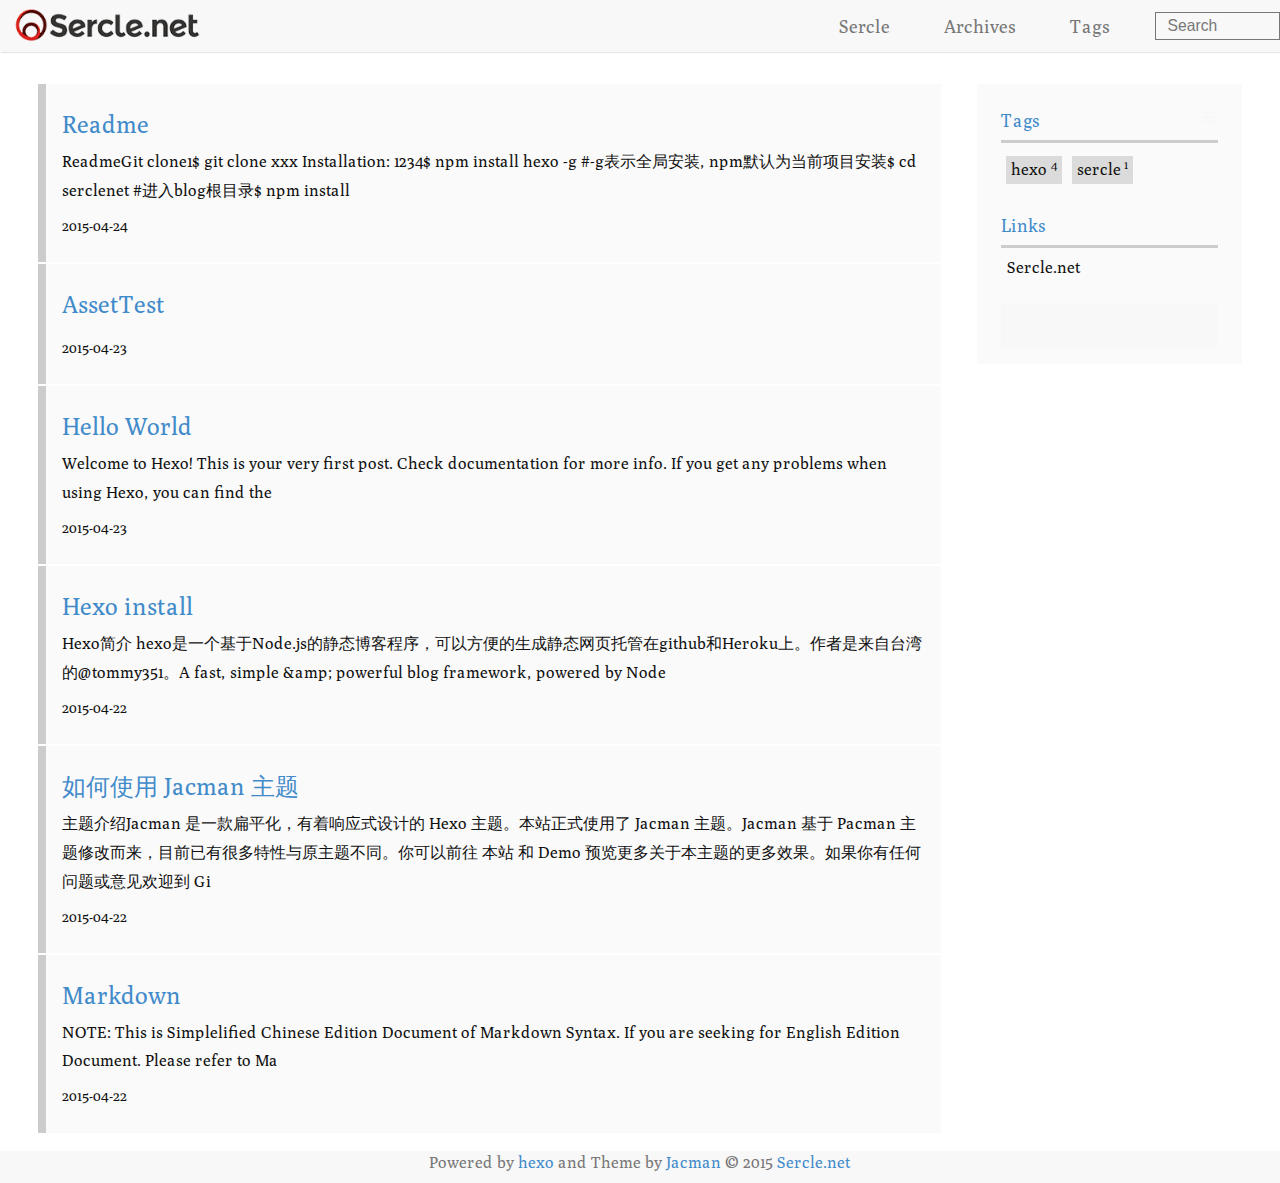
<file: index.html>
<!DOCTYPE HTML>
<html lang="default">
<head>
  <meta charset="UTF-8">
  
    <title>Sercle.net</title>
    <meta name="viewport" content="width=device-width, initial-scale=1,user-scalable=no">
    
    <meta name="author" content="Sercle.net">
    

    
    <meta name="description">
<meta property="og:type" content="website">
<meta property="og:title" content="Sercle.net">
<meta property="og:url" content="http://gitpage.huangshiyang.com/index.html">
<meta property="og:site_name" content="Sercle.net">
<meta property="og:description">
<meta name="twitter:card" content="summary">
<meta name="twitter:title" content="Sercle.net">
<meta name="twitter:description">

    
    <link rel="alternative" href="/#" title="Sercle.net" type="application/atom+xml">
    
    
    <link rel="icon" href="/img/favicon.ico">
    
    
    <link rel="apple-touch-icon" href="/img/jacman.jpg">
    <link rel="apple-touch-icon-precomposed" href="/img/jacman.jpg">
    
    <link rel="stylesheet" href="/css/style.css" type="text/css">
</head>

  <body>
    <header>
      
<div>
		
			<a href="#">
			<div id="imglogo">
				<a href="/"><img src="/img/nav-logo.gif" alt="Sercle.net" title="Sercle.net"/></a>
			</div>
			</a>
			
			<!---div id="textlogo">
				<h1 class="site-name"><a href="/" title="Sercle.net">Sercle.net</a></h1>
				<h2 class="blog-motto"></h2>
			</div--->
			<div class="navbar"><a class="navbutton navmobile" href="#" title="Menu">
			</a></div>
			<nav class="animated">
				<ul>
					<ul>
					 
						<li><a href="/">Sercle</a></li>
					
						<li><a href="/archives">Archives</a></li>
					
						<li><a href="/tags">Tags</a></li>
					
					<li>
 					
					<form class="search" action="//google.com/search" method="get" accept-charset="utf-8">
						<label>Search</label>
						<input type="search" id="search" name="q" autocomplete="off" maxlength="20" placeholder="Search" />
						<input type="hidden" name="q" value="site:gitpage.huangshiyang.com">
					</form>
					
					</li>
				</ul>
			</nav>			
</div>
    </header>
    <div id="container">
      <div id="main">

  
<section class="post" itemscope itemprop="blogitem">
  
    <a href="/2015/04/24/README/" title="Readme" itemprop="url">
  
    <h1 itemprop="name">Readme</h1>
    
     
           <p itemprop="description" >ReadmeGit clone1$ git clone xxx
Installation:
1234$ npm install hexo -g #-g表示全局安装, npm默认为当前项目安装$ cd serclenet        #进入blog根目录$ npm install</p>
        
    
    <time datetime="2015-04-25T01:58:06.000Z" itemprop="datePublished">2015-04-24</time>
  </a>
</section>






  
<section class="post" itemscope itemprop="blogitem">
  
    <a href="/2015/04/23/AssetTest/" title="AssetTest" itemprop="url">
  
    <h1 itemprop="name">AssetTest</h1>
    
     
           <p itemprop="description" ></p>
        
    
    <time datetime="2015-04-24T01:37:17.000Z" itemprop="datePublished">2015-04-23</time>
  </a>
</section>






  
<section class="post" itemscope itemprop="blogitem">
  
    <a href="/2015/04/23/hello-world/" title="Hello World" itemprop="url">
  
    <h1 itemprop="name">Hello World</h1>
    
     
           <p itemprop="description" >Welcome to Hexo! This is your very first post. Check documentation for more info. If you get any problems when using Hexo, you can find the </p>
        
    
    <time datetime="2015-04-23T23:42:20.000Z" itemprop="datePublished">2015-04-23</time>
  </a>
</section>






  
<section class="post" itemscope itemprop="blogitem">
  
    <a href="/2015/04/22/hexo-install/" title="Hexo install" itemprop="url">
  
    <h1 itemprop="name">Hexo install</h1>
    
     
           <p itemprop="description" >Hexo简介

hexo是一个基于Node.js的静态博客程序，可以方便的生成静态网页托管在github和Heroku上。作者是来自台湾的@tommy351。A fast, simple &amp;amp; powerful blog framework, powered by Node</p>
        
    
    <time datetime="2015-04-22T08:33:18.000Z" itemprop="datePublished">2015-04-22</time>
  </a>
</section>






  
<section class="post" itemscope itemprop="blogitem">
  
    <a href="/2015/04/22/Jacman/" title="如何使用 Jacman 主题" itemprop="url">
  
    <h1 itemprop="name">如何使用 Jacman 主题</h1>
    
     
           <p itemprop="description" >主题介绍Jacman 是一款扁平化，有着响应式设计的 Hexo 主题。本站正式使用了 Jacman 主题。Jacman 基于 Pacman 主题修改而来，目前已有很多特性与原主题不同。你可以前往 本站 和 Demo 预览更多关于本主题的更多效果。如果你有任何问题或意见欢迎到 Gi</p>
        
    
    <time datetime="2015-04-22T08:18:28.000Z" itemprop="datePublished">2015-04-22</time>
  </a>
</section>






  
<section class="post" itemscope itemprop="blogitem">
  
    <a href="/2015/04/22/mark-down/" title="Markdown" itemprop="url">
  
    <h1 itemprop="name">Markdown</h1>
    
     
           <p itemprop="description" >NOTE: This is Simplelified  Chinese Edition Document of Markdown Syntax. If you are seeking for English Edition Document. Please refer to Ma</p>
        
    
    <time datetime="2015-04-22T07:58:06.000Z" itemprop="datePublished">2015-04-22</time>
  </a>
</section>







</div>
      <div class="openaside"><a class="navbutton" href="#" title="Show Sidebar"></a></div>

<div id="asidepart">
<div class="closeaside"><a class="closebutton" href="#" title="Hide Sidebar"></a></div>
<aside class="clearfix">

  

  
<div class="tagslist">
	<p class="asidetitle">Tags</p>
		<ul class="clearfix">
		
			
				<li><a href="/tags/hexo/" title="hexo">hexo<sup>4</sup></a></li>
			
		
			
				<li><a href="/tags/sercle/" title="sercle">sercle<sup>1</sup></a></li>
			
		
		</ul>
</div>


  <div class="linkslist">
  <p class="asidetitle">Links</p>
    <ul>
        
          <li>
            
            	<a href="https://sercle.net" target="_blank" title="Sercle.net">Sercle.net</a>
            
          </li>
        
    </ul>
</div>

  


  <div class="rsspart">
	<a href="/#" target="_blank" title="rss">RSS</a>
</div>

</aside>
</div>
    </div>
    <footer><div id="footer" >
		<p class="copyright">
		Powered by <a href="http://hexo.io" target="_blank" title="hexo">hexo</a> and Theme by <a href="https://github.com/wuchong/jacman" target="_blank" title="Jacman">Jacman</a> © 2015 
		
		<a href="/about" target="_blank" title="Sercle.net">Sercle.net</a>
		
		
		</p>
</div>
</footer>
    <script src="/js/jquery-2.0.3.min.js"></script>
<script src="/js/jquery.imagesloaded.min.js"></script>
<script src="/js/gallery.js"></script>

<script type="text/javascript">
$(document).ready(function(){ 
  $('.navbar').click(function(){
    $('header nav').toggleClass('shownav');
  });
  var myWidth = 0;
  function getSize(){
    if( typeof( window.innerWidth ) == 'number' ) {
      myWidth = window.innerWidth;
    } else if( document.documentElement && document.documentElement.clientWidth) {
      myWidth = document.documentElement.clientWidth;
    };
  };
  var m = $('#main'),
      a = $('#asidepart'),
      c = $('.closeaside'),
      o = $('.openaside');
  c.click(function(){
    a.addClass('fadeOut').css('display', 'none');
    o.css('display', 'block').addClass('fadeIn');
    m.addClass('moveMain');
  });
  o.click(function(){
    o.css('display', 'none').removeClass('beforeFadeIn');
    a.css('display', 'block').removeClass('fadeOut').addClass('fadeIn');      
    m.removeClass('moveMain');
  });
  $(window).scroll(function(){
    o.css("top",Math.max(80,260-$(this).scrollTop()));
  });
  
  $(window).resize(function(){
    getSize(); 
    if (myWidth >= 1024) {
      $('header nav').removeClass('shownav');
    }else{
      m.removeClass('moveMain');
      a.css('display', 'block').removeClass('fadeOut');
      o.css('display', 'none');
        
    }
  });
});
</script>










<link rel="stylesheet" href="/fancybox/jquery.fancybox.css" media="screen" type="text/css">
<script src="/fancybox/jquery.fancybox.pack.js"></script>
<script type="text/javascript">
$(document).ready(function(){ 
  $('.article-content').each(function(i){
    $(this).find('img').each(function(){
      if ($(this).parent().hasClass('fancybox')) return;
      var alt = this.alt;
      if (alt) $(this).after('<span class="caption">' + alt + '</span>');
      $(this).wrap('<a href="' + this.src + '" title="' + alt + '" class="fancybox"></a>');
    });
    $(this).find('.fancybox').each(function(){
      $(this).attr('rel', 'article' + i);
    });
  });
  if($.fancybox){
    $('.fancybox').fancybox();
  }
}); 
</script>



<!-- Analytics Begin -->





<!-- Analytics End -->

<!-- Totop Begin -->

	<div id="totop">
	<a title="Back to Top"><img src="/img/scrollup.png"/></a>
	</div>
	<script src="/js/totop.js"></script>

<!-- Totop End -->

<!-- MathJax Begin -->
<!-- mathjax config similar to math.stackexchange -->


<!-- MathJax End -->

<!-- Tiny_search Begin -->

<!-- Tiny_search End -->

  </body>
 </html>
</file>
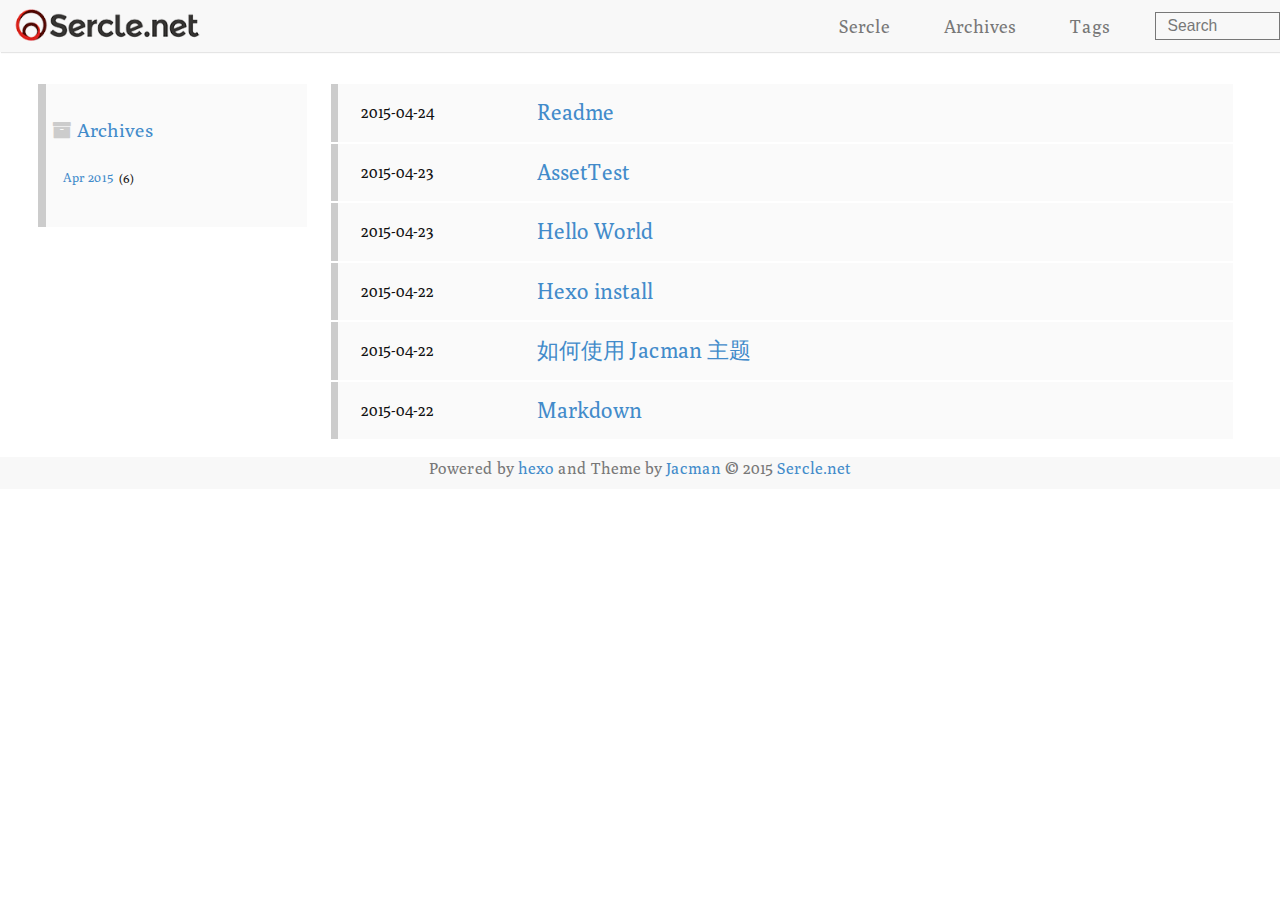
<file: archives/index.html>
<!DOCTYPE HTML>
<html lang="default">
<head>
  <meta charset="UTF-8">
  
    <title>Archives | Sercle.net</title>
    <meta name="viewport" content="width=device-width, initial-scale=1,user-scalable=no">
    
    <meta name="author" content="Sercle.net">
    

    
    <meta name="description">
<meta property="og:type" content="website">
<meta property="og:title" content="Sercle.net">
<meta property="og:url" content="http://gitpage.huangshiyang.com/archives/index.html">
<meta property="og:site_name" content="Sercle.net">
<meta property="og:description">
<meta name="twitter:card" content="summary">
<meta name="twitter:title" content="Sercle.net">
<meta name="twitter:description">

    
    <link rel="alternative" href="/#" title="Sercle.net" type="application/atom+xml">
    
    
    <link rel="icon" href="/img/favicon.ico">
    
    
    <link rel="apple-touch-icon" href="/img/jacman.jpg">
    <link rel="apple-touch-icon-precomposed" href="/img/jacman.jpg">
    
    <link rel="stylesheet" href="/css/style.css" type="text/css">
</head>

    <body>
      <header>
        
<div>
		
			<a href="#">
			<div id="imglogo">
				<a href="/"><img src="/img/nav-logo.gif" alt="Sercle.net" title="Sercle.net"/></a>
			</div>
			</a>
			
			<!---div id="textlogo">
				<h1 class="site-name"><a href="/" title="Sercle.net">Sercle.net</a></h1>
				<h2 class="blog-motto"></h2>
			</div--->
			<div class="navbar"><a class="navbutton navmobile" href="#" title="Menu">
			</a></div>
			<nav class="animated">
				<ul>
					<ul>
					 
						<li><a href="/">Sercle</a></li>
					
						<li><a href="/archives">Archives</a></li>
					
						<li><a href="/tags">Tags</a></li>
					
					<li>
 					
					<form class="search" action="//google.com/search" method="get" accept-charset="utf-8">
						<label>Search</label>
						<input type="search" id="search" name="q" autocomplete="off" maxlength="20" placeholder="Search" />
						<input type="hidden" name="q" value="site:gitpage.huangshiyang.com">
					</form>
					
					</li>
				</ul>
			</nav>			
</div>
      </header>
      <div id="container">
        

<div class="archive-title" >
  <h2 class="archive-icon">Archives</h2>
  
  <div class="archiveslist archive-float clearfix">
   <ul class="archive-list"><li class="archive-list-item"><a class="archive-list-link" href="/archives/2015/04/">Apr 2015</a><span class="archive-list-count">6</span></li></ul>
 </div>
  
</div>
<div id="main" class="archive-part clearfix">
  <div id="archive-page">

  <section class="post" itemscope itemprop="blogPost">
  
    <a href="/2015/04/24/README/" title="Readme" itemprop="url">
  

    <time datetime="2015-04-25T01:58:06.000Z" itemprop="datePublished">2015-04-24</time>


    <h1 itemprop="name">Readme</h1>

  </a>
</section>

  <section class="post" itemscope itemprop="blogPost">
  
    <a href="/2015/04/23/AssetTest/" title="AssetTest" itemprop="url">
  

    <time datetime="2015-04-24T01:37:17.000Z" itemprop="datePublished">2015-04-23</time>


    <h1 itemprop="name">AssetTest</h1>

  </a>
</section>

  <section class="post" itemscope itemprop="blogPost">
  
    <a href="/2015/04/23/hello-world/" title="Hello World" itemprop="url">
  

    <time datetime="2015-04-23T23:42:20.000Z" itemprop="datePublished">2015-04-23</time>


    <h1 itemprop="name">Hello World</h1>

  </a>
</section>

  <section class="post" itemscope itemprop="blogPost">
  
    <a href="/2015/04/22/hexo-install/" title="Hexo install" itemprop="url">
  

    <time datetime="2015-04-22T08:33:18.000Z" itemprop="datePublished">2015-04-22</time>


    <h1 itemprop="name">Hexo install</h1>

  </a>
</section>

  <section class="post" itemscope itemprop="blogPost">
  
    <a href="/2015/04/22/Jacman/" title="如何使用 Jacman 主题" itemprop="url">
  

    <time datetime="2015-04-22T08:18:28.000Z" itemprop="datePublished">2015-04-22</time>


    <h1 itemprop="name">如何使用 Jacman 主题</h1>

  </a>
</section>

  <section class="post" itemscope itemprop="blogPost">
  
    <a href="/2015/04/22/mark-down/" title="Markdown" itemprop="url">
  

    <time datetime="2015-04-22T07:58:06.000Z" itemprop="datePublished">2015-04-22</time>


    <h1 itemprop="name">Markdown</h1>

  </a>
</section>


  </div>
</div>

      </div>
      <footer><div id="footer" >
		<p class="copyright">
		Powered by <a href="http://hexo.io" target="_blank" title="hexo">hexo</a> and Theme by <a href="https://github.com/wuchong/jacman" target="_blank" title="Jacman">Jacman</a> © 2015 
		
		<a href="/about" target="_blank" title="Sercle.net">Sercle.net</a>
		
		
		</p>
</div>
</footer>
      <script src="/js/jquery-2.0.3.min.js"></script>
<script src="/js/jquery.imagesloaded.min.js"></script>
<script src="/js/gallery.js"></script>

<script type="text/javascript">
$(document).ready(function(){ 
  $('.navbar').click(function(){
    $('header nav').toggleClass('shownav');
  });
  var myWidth = 0;
  function getSize(){
    if( typeof( window.innerWidth ) == 'number' ) {
      myWidth = window.innerWidth;
    } else if( document.documentElement && document.documentElement.clientWidth) {
      myWidth = document.documentElement.clientWidth;
    };
  };
  var m = $('#main'),
      a = $('#asidepart'),
      c = $('.closeaside'),
      o = $('.openaside');
  c.click(function(){
    a.addClass('fadeOut').css('display', 'none');
    o.css('display', 'block').addClass('fadeIn');
    m.addClass('moveMain');
  });
  o.click(function(){
    o.css('display', 'none').removeClass('beforeFadeIn');
    a.css('display', 'block').removeClass('fadeOut').addClass('fadeIn');      
    m.removeClass('moveMain');
  });
  $(window).scroll(function(){
    o.css("top",Math.max(80,260-$(this).scrollTop()));
  });
  
  $(window).resize(function(){
    getSize(); 
    if (myWidth >= 1024) {
      $('header nav').removeClass('shownav');
    }else{
      m.removeClass('moveMain');
      a.css('display', 'block').removeClass('fadeOut');
      o.css('display', 'none');
        
    }
  });
});
</script>










<link rel="stylesheet" href="/fancybox/jquery.fancybox.css" media="screen" type="text/css">
<script src="/fancybox/jquery.fancybox.pack.js"></script>
<script type="text/javascript">
$(document).ready(function(){ 
  $('.article-content').each(function(i){
    $(this).find('img').each(function(){
      if ($(this).parent().hasClass('fancybox')) return;
      var alt = this.alt;
      if (alt) $(this).after('<span class="caption">' + alt + '</span>');
      $(this).wrap('<a href="' + this.src + '" title="' + alt + '" class="fancybox"></a>');
    });
    $(this).find('.fancybox').each(function(){
      $(this).attr('rel', 'article' + i);
    });
  });
  if($.fancybox){
    $('.fancybox').fancybox();
  }
}); 
</script>



<!-- Analytics Begin -->





<!-- Analytics End -->

<!-- Totop Begin -->

	<div id="totop">
	<a title="Back to Top"><img src="/img/scrollup.png"/></a>
	</div>
	<script src="/js/totop.js"></script>

<!-- Totop End -->

<!-- MathJax Begin -->
<!-- mathjax config similar to math.stackexchange -->


<!-- MathJax End -->

<!-- Tiny_search Begin -->

<!-- Tiny_search End -->

    </body>
   </html>
</file>
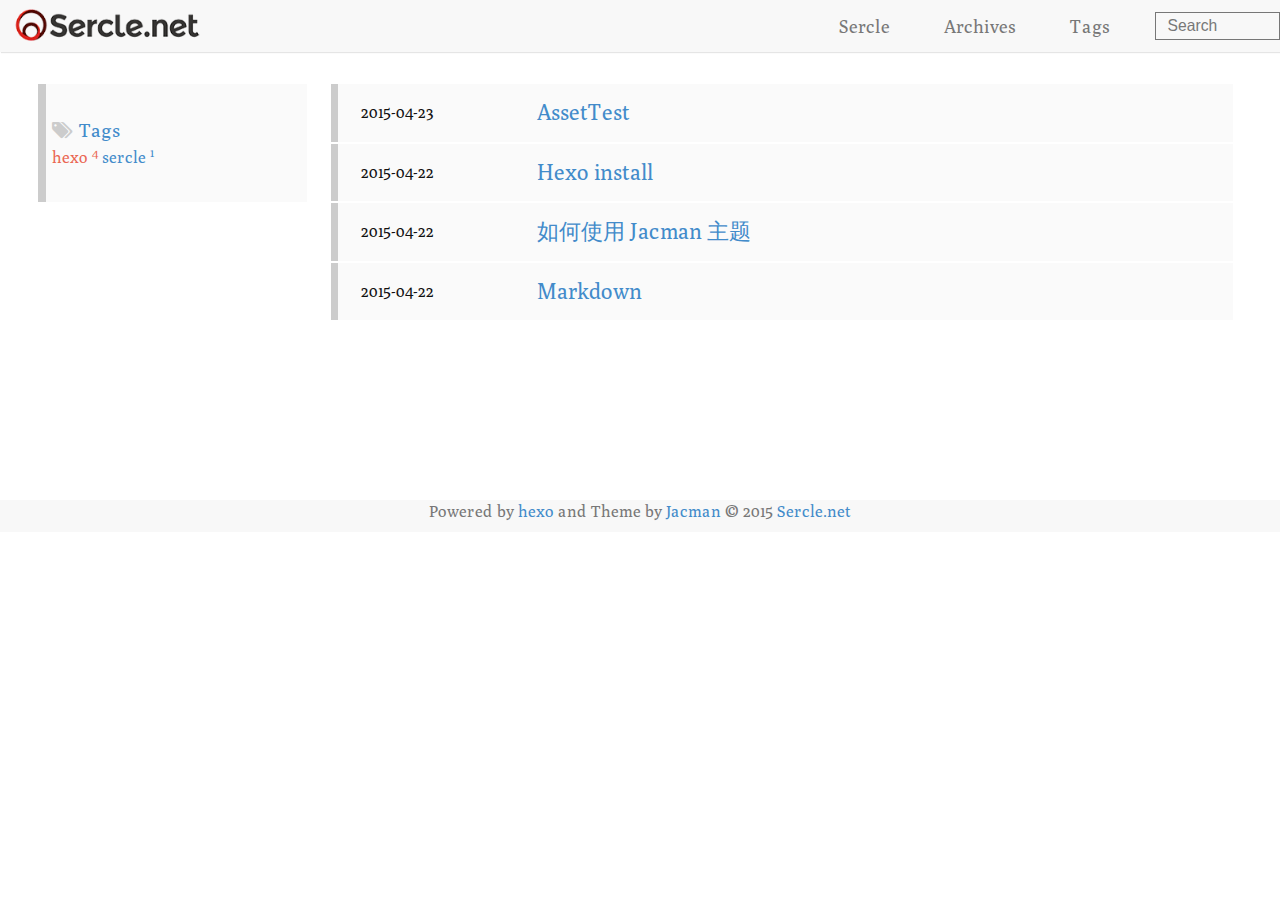
<file: tags/index.html>
<!DOCTYPE HTML>
<html lang="default">
<head>
  <meta charset="UTF-8">
  
    <title>tags | Sercle.net</title>
    <meta name="viewport" content="width=device-width, initial-scale=1,user-scalable=no">
    
    <meta name="author" content="Sercle.net">
    

    
    <meta name="description">
<meta property="og:type" content="website">
<meta property="og:title" content="tags">
<meta property="og:url" content="http://gitpage.huangshiyang.com/tags/index.html">
<meta property="og:site_name" content="Sercle.net">
<meta property="og:description">
<meta name="twitter:card" content="summary">
<meta name="twitter:title" content="tags">
<meta name="twitter:description">

    
    <link rel="alternative" href="/#" title="Sercle.net" type="application/atom+xml">
    
    
    <link rel="icon" href="/img/favicon.ico">
    
    
    <link rel="apple-touch-icon" href="/img/jacman.jpg">
    <link rel="apple-touch-icon-precomposed" href="/img/jacman.jpg">
    
    <link rel="stylesheet" href="/css/style.css" type="text/css">
</head>

    <body>
      <header>
        
<div>
		
			<a href="#">
			<div id="imglogo">
				<a href="/"><img src="/img/nav-logo.gif" alt="Sercle.net" title="Sercle.net"/></a>
			</div>
			</a>
			
			<!---div id="textlogo">
				<h1 class="site-name"><a href="/" title="Sercle.net">Sercle.net</a></h1>
				<h2 class="blog-motto"></h2>
			</div--->
			<div class="navbar"><a class="navbutton navmobile" href="#" title="Menu">
			</a></div>
			<nav class="animated">
				<ul>
					<ul>
					 
						<li><a href="/">Sercle</a></li>
					
						<li><a href="/archives">Archives</a></li>
					
						<li><a href="/tags">Tags</a></li>
					
					<li>
 					
					<form class="search" action="//google.com/search" method="get" accept-charset="utf-8">
						<label>Search</label>
						<input type="search" id="search" name="q" autocomplete="off" maxlength="20" placeholder="Search" />
						<input type="hidden" name="q" value="site:gitpage.huangshiyang.com">
					</form>
					
					</li>
				</ul>
			</nav>			
</div>
      </header>
      <div id="container">
          
<div class="archive-title" >
<h2 class="tag-icon">Tags</h2>

<a data-src="/tags/hexo/" href="#hexo" title="hexo">hexo<sup>4</sup></a>

<a data-src="/tags/sercle/" href="#sercle" title="sercle">sercle<sup>1</sup></a>

</div>
<div id="main" class="archive-part">
<div class="all-list-box"></div>
</div>




      </div>
      <footer><div id="footer" >
		<p class="copyright">
		Powered by <a href="http://hexo.io" target="_blank" title="hexo">hexo</a> and Theme by <a href="https://github.com/wuchong/jacman" target="_blank" title="Jacman">Jacman</a> © 2015 
		
		<a href="/about" target="_blank" title="Sercle.net">Sercle.net</a>
		
		
		</p>
</div>
</footer>
      <script src="/js/jquery-2.0.3.min.js"></script>
<script src="/js/jquery.imagesloaded.min.js"></script>
<script src="/js/gallery.js"></script>

<script type="text/javascript">
$(document).ready(function(){ 
  $('.navbar').click(function(){
    $('header nav').toggleClass('shownav');
  });
  var myWidth = 0;
  function getSize(){
    if( typeof( window.innerWidth ) == 'number' ) {
      myWidth = window.innerWidth;
    } else if( document.documentElement && document.documentElement.clientWidth) {
      myWidth = document.documentElement.clientWidth;
    };
  };
  var m = $('#main'),
      a = $('#asidepart'),
      c = $('.closeaside'),
      o = $('.openaside');
  c.click(function(){
    a.addClass('fadeOut').css('display', 'none');
    o.css('display', 'block').addClass('fadeIn');
    m.addClass('moveMain');
  });
  o.click(function(){
    o.css('display', 'none').removeClass('beforeFadeIn');
    a.css('display', 'block').removeClass('fadeOut').addClass('fadeIn');      
    m.removeClass('moveMain');
  });
  $(window).scroll(function(){
    o.css("top",Math.max(80,260-$(this).scrollTop()));
  });
  
  $(window).resize(function(){
    getSize(); 
    if (myWidth >= 1024) {
      $('header nav').removeClass('shownav');
    }else{
      m.removeClass('moveMain');
      a.css('display', 'block').removeClass('fadeOut');
      o.css('display', 'none');
        
    }
  });
});
</script>









<script type="text/javascript">
$(document).ready(function(){ 
  var list    = $('.archive-title a'),
      box     = $('.all-list-box'),
      first   = $('.archive-title a:first-of-type');
      box.load(first.attr('data-src').toString()+' #archive-page');
      first.addClass('current');
  list.each(function(){
    $(this).click(function(){
      var listSrc=$(this).attr('data-src').toString()+' #archive-page';
      box.load(listSrc);
      list.removeClass('current');
      $(this).addClass('current');
     });  
    });
  }); 
</script>


<link rel="stylesheet" href="/fancybox/jquery.fancybox.css" media="screen" type="text/css">
<script src="/fancybox/jquery.fancybox.pack.js"></script>
<script type="text/javascript">
$(document).ready(function(){ 
  $('.article-content').each(function(i){
    $(this).find('img').each(function(){
      if ($(this).parent().hasClass('fancybox')) return;
      var alt = this.alt;
      if (alt) $(this).after('<span class="caption">' + alt + '</span>');
      $(this).wrap('<a href="' + this.src + '" title="' + alt + '" class="fancybox"></a>');
    });
    $(this).find('.fancybox').each(function(){
      $(this).attr('rel', 'article' + i);
    });
  });
  if($.fancybox){
    $('.fancybox').fancybox();
  }
}); 
</script>



<!-- Analytics Begin -->





<!-- Analytics End -->

<!-- Totop Begin -->

	<div id="totop">
	<a title="Back to Top"><img src="/img/scrollup.png"/></a>
	</div>
	<script src="/js/totop.js"></script>

<!-- Totop End -->

<!-- MathJax Begin -->
<!-- mathjax config similar to math.stackexchange -->


<!-- MathJax End -->

<!-- Tiny_search Begin -->

<!-- Tiny_search End -->

    </body>
   </html>
</file>
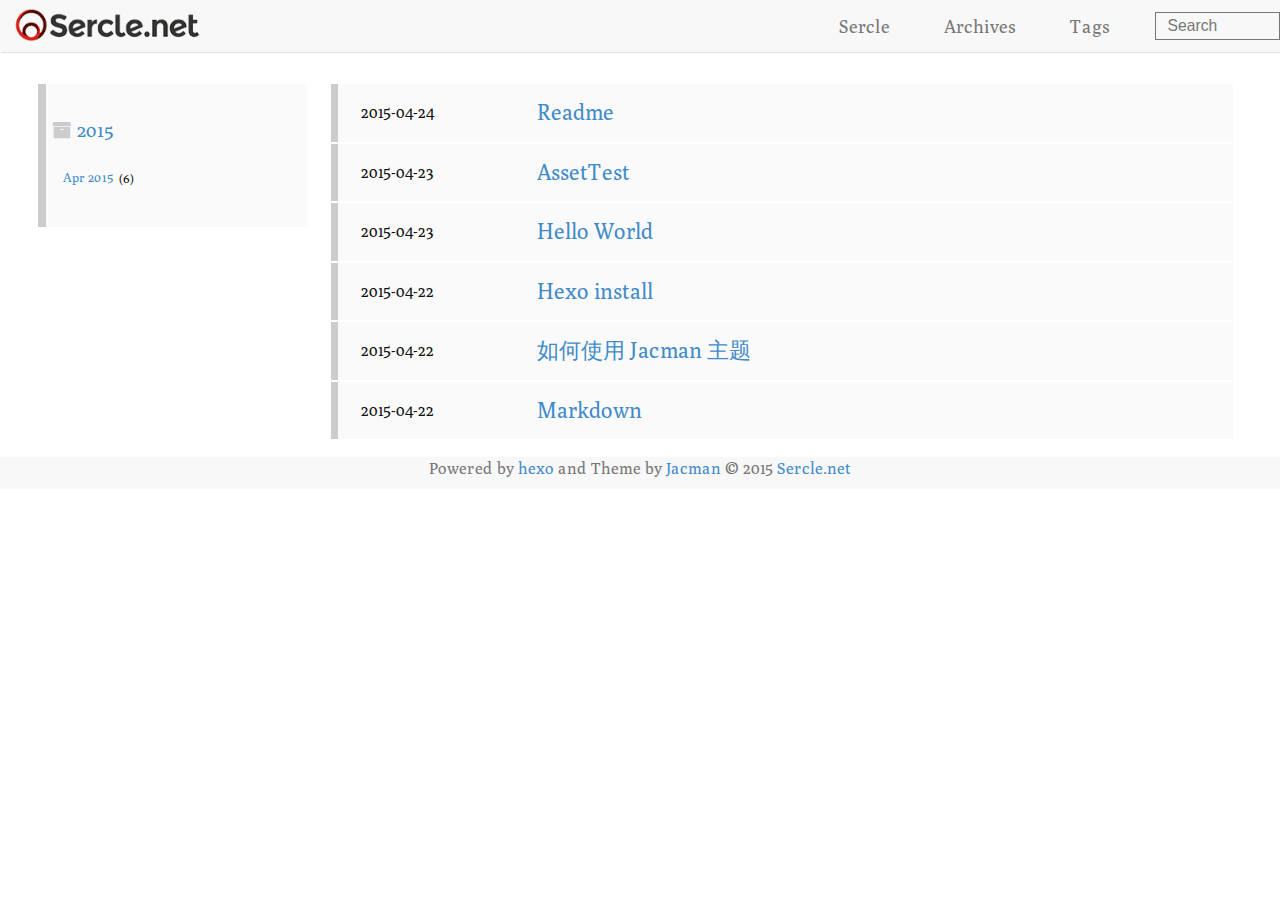
<file: archives/2015/index.html>
<!DOCTYPE HTML>
<html lang="default">
<head>
  <meta charset="UTF-8">
  
    <title>Archives: 2015 | Sercle.net</title>
    <meta name="viewport" content="width=device-width, initial-scale=1,user-scalable=no">
    
    <meta name="author" content="Sercle.net">
    

    
    <meta name="description">
<meta property="og:type" content="website">
<meta property="og:title" content="Sercle.net">
<meta property="og:url" content="http://gitpage.huangshiyang.com/archives/2015/index.html">
<meta property="og:site_name" content="Sercle.net">
<meta property="og:description">
<meta name="twitter:card" content="summary">
<meta name="twitter:title" content="Sercle.net">
<meta name="twitter:description">

    
    <link rel="alternative" href="/#" title="Sercle.net" type="application/atom+xml">
    
    
    <link rel="icon" href="/img/favicon.ico">
    
    
    <link rel="apple-touch-icon" href="/img/jacman.jpg">
    <link rel="apple-touch-icon-precomposed" href="/img/jacman.jpg">
    
    <link rel="stylesheet" href="/css/style.css" type="text/css">
</head>

    <body>
      <header>
        
<div>
		
			<a href="#">
			<div id="imglogo">
				<a href="/"><img src="/img/nav-logo.gif" alt="Sercle.net" title="Sercle.net"/></a>
			</div>
			</a>
			
			<!---div id="textlogo">
				<h1 class="site-name"><a href="/" title="Sercle.net">Sercle.net</a></h1>
				<h2 class="blog-motto"></h2>
			</div--->
			<div class="navbar"><a class="navbutton navmobile" href="#" title="Menu">
			</a></div>
			<nav class="animated">
				<ul>
					<ul>
					 
						<li><a href="/">Sercle</a></li>
					
						<li><a href="/archives">Archives</a></li>
					
						<li><a href="/tags">Tags</a></li>
					
					<li>
 					
					<form class="search" action="//google.com/search" method="get" accept-charset="utf-8">
						<label>Search</label>
						<input type="search" id="search" name="q" autocomplete="off" maxlength="20" placeholder="Search" />
						<input type="hidden" name="q" value="site:gitpage.huangshiyang.com">
					</form>
					
					</li>
				</ul>
			</nav>			
</div>
      </header>
      <div id="container">
        

<div class="archive-title" >
  <h2 class="archive-icon">2015</h2>
  
  <div class="archiveslist archive-float clearfix">
   <ul class="archive-list"><li class="archive-list-item"><a class="archive-list-link" href="/archives/2015/04/">Apr 2015</a><span class="archive-list-count">6</span></li></ul>
 </div>
  
</div>
<div id="main" class="archive-part clearfix">
  <div id="archive-page">

  <section class="post" itemscope itemprop="blogPost">
  
    <a href="/2015/04/24/README/" title="Readme" itemprop="url">
  

    <time datetime="2015-04-25T01:58:06.000Z" itemprop="datePublished">2015-04-24</time>


    <h1 itemprop="name">Readme</h1>

  </a>
</section>

  <section class="post" itemscope itemprop="blogPost">
  
    <a href="/2015/04/23/AssetTest/" title="AssetTest" itemprop="url">
  

    <time datetime="2015-04-24T01:37:17.000Z" itemprop="datePublished">2015-04-23</time>


    <h1 itemprop="name">AssetTest</h1>

  </a>
</section>

  <section class="post" itemscope itemprop="blogPost">
  
    <a href="/2015/04/23/hello-world/" title="Hello World" itemprop="url">
  

    <time datetime="2015-04-23T23:42:20.000Z" itemprop="datePublished">2015-04-23</time>


    <h1 itemprop="name">Hello World</h1>

  </a>
</section>

  <section class="post" itemscope itemprop="blogPost">
  
    <a href="/2015/04/22/hexo-install/" title="Hexo install" itemprop="url">
  

    <time datetime="2015-04-22T08:33:18.000Z" itemprop="datePublished">2015-04-22</time>


    <h1 itemprop="name">Hexo install</h1>

  </a>
</section>

  <section class="post" itemscope itemprop="blogPost">
  
    <a href="/2015/04/22/Jacman/" title="如何使用 Jacman 主题" itemprop="url">
  

    <time datetime="2015-04-22T08:18:28.000Z" itemprop="datePublished">2015-04-22</time>


    <h1 itemprop="name">如何使用 Jacman 主题</h1>

  </a>
</section>

  <section class="post" itemscope itemprop="blogPost">
  
    <a href="/2015/04/22/mark-down/" title="Markdown" itemprop="url">
  

    <time datetime="2015-04-22T07:58:06.000Z" itemprop="datePublished">2015-04-22</time>


    <h1 itemprop="name">Markdown</h1>

  </a>
</section>


  </div>
</div>

      </div>
      <footer><div id="footer" >
		<p class="copyright">
		Powered by <a href="http://hexo.io" target="_blank" title="hexo">hexo</a> and Theme by <a href="https://github.com/wuchong/jacman" target="_blank" title="Jacman">Jacman</a> © 2015 
		
		<a href="/about" target="_blank" title="Sercle.net">Sercle.net</a>
		
		
		</p>
</div>
</footer>
      <script src="/js/jquery-2.0.3.min.js"></script>
<script src="/js/jquery.imagesloaded.min.js"></script>
<script src="/js/gallery.js"></script>

<script type="text/javascript">
$(document).ready(function(){ 
  $('.navbar').click(function(){
    $('header nav').toggleClass('shownav');
  });
  var myWidth = 0;
  function getSize(){
    if( typeof( window.innerWidth ) == 'number' ) {
      myWidth = window.innerWidth;
    } else if( document.documentElement && document.documentElement.clientWidth) {
      myWidth = document.documentElement.clientWidth;
    };
  };
  var m = $('#main'),
      a = $('#asidepart'),
      c = $('.closeaside'),
      o = $('.openaside');
  c.click(function(){
    a.addClass('fadeOut').css('display', 'none');
    o.css('display', 'block').addClass('fadeIn');
    m.addClass('moveMain');
  });
  o.click(function(){
    o.css('display', 'none').removeClass('beforeFadeIn');
    a.css('display', 'block').removeClass('fadeOut').addClass('fadeIn');      
    m.removeClass('moveMain');
  });
  $(window).scroll(function(){
    o.css("top",Math.max(80,260-$(this).scrollTop()));
  });
  
  $(window).resize(function(){
    getSize(); 
    if (myWidth >= 1024) {
      $('header nav').removeClass('shownav');
    }else{
      m.removeClass('moveMain');
      a.css('display', 'block').removeClass('fadeOut');
      o.css('display', 'none');
        
    }
  });
});
</script>










<link rel="stylesheet" href="/fancybox/jquery.fancybox.css" media="screen" type="text/css">
<script src="/fancybox/jquery.fancybox.pack.js"></script>
<script type="text/javascript">
$(document).ready(function(){ 
  $('.article-content').each(function(i){
    $(this).find('img').each(function(){
      if ($(this).parent().hasClass('fancybox')) return;
      var alt = this.alt;
      if (alt) $(this).after('<span class="caption">' + alt + '</span>');
      $(this).wrap('<a href="' + this.src + '" title="' + alt + '" class="fancybox"></a>');
    });
    $(this).find('.fancybox').each(function(){
      $(this).attr('rel', 'article' + i);
    });
  });
  if($.fancybox){
    $('.fancybox').fancybox();
  }
}); 
</script>



<!-- Analytics Begin -->





<!-- Analytics End -->

<!-- Totop Begin -->

	<div id="totop">
	<a title="Back to Top"><img src="/img/scrollup.png"/></a>
	</div>
	<script src="/js/totop.js"></script>

<!-- Totop End -->

<!-- MathJax Begin -->
<!-- mathjax config similar to math.stackexchange -->


<!-- MathJax End -->

<!-- Tiny_search Begin -->

<!-- Tiny_search End -->

    </body>
   </html>
</file>
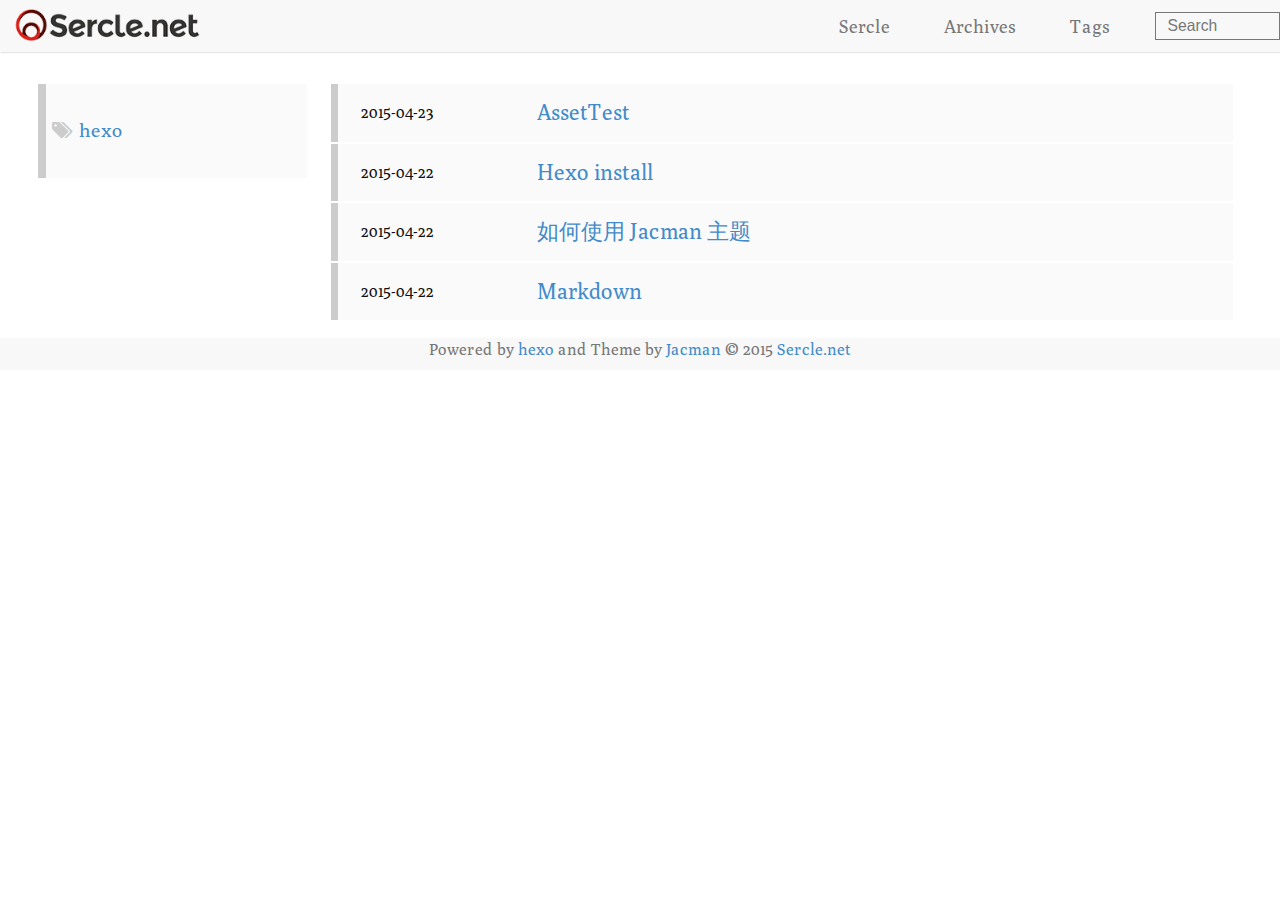
<file: tags/hexo/index.html>
<!DOCTYPE HTML>
<html lang="default">
<head>
  <meta charset="UTF-8">
  
    <title>Tags : hexo | Sercle.net</title>
    <meta name="viewport" content="width=device-width, initial-scale=1,user-scalable=no">
    
    <meta name="author" content="Sercle.net">
    

    
    <meta name="description">
<meta property="og:type" content="website">
<meta property="og:title" content="Sercle.net">
<meta property="og:url" content="http://gitpage.huangshiyang.com/tags/hexo/index.html">
<meta property="og:site_name" content="Sercle.net">
<meta property="og:description">
<meta name="twitter:card" content="summary">
<meta name="twitter:title" content="Sercle.net">
<meta name="twitter:description">

    
    <link rel="alternative" href="/#" title="Sercle.net" type="application/atom+xml">
    
    
    <link rel="icon" href="/img/favicon.ico">
    
    
    <link rel="apple-touch-icon" href="/img/jacman.jpg">
    <link rel="apple-touch-icon-precomposed" href="/img/jacman.jpg">
    
    <link rel="stylesheet" href="/css/style.css" type="text/css">
</head>

    <body>
      <header>
        
<div>
		
			<a href="#">
			<div id="imglogo">
				<a href="/"><img src="/img/nav-logo.gif" alt="Sercle.net" title="Sercle.net"/></a>
			</div>
			</a>
			
			<!---div id="textlogo">
				<h1 class="site-name"><a href="/" title="Sercle.net">Sercle.net</a></h1>
				<h2 class="blog-motto"></h2>
			</div--->
			<div class="navbar"><a class="navbutton navmobile" href="#" title="Menu">
			</a></div>
			<nav class="animated">
				<ul>
					<ul>
					 
						<li><a href="/">Sercle</a></li>
					
						<li><a href="/archives">Archives</a></li>
					
						<li><a href="/tags">Tags</a></li>
					
					<li>
 					
					<form class="search" action="//google.com/search" method="get" accept-charset="utf-8">
						<label>Search</label>
						<input type="search" id="search" name="q" autocomplete="off" maxlength="20" placeholder="Search" />
						<input type="hidden" name="q" value="site:gitpage.huangshiyang.com">
					</form>
					
					</li>
				</ul>
			</nav>			
</div>
      </header>
      <div id="container">
        

<div class="archive-title" >
  <h2 class="tag-icon">hexo</h2>
  
</div>
<div id="main" class="archive-part clearfix">
  <div id="archive-page">

  <section class="post" itemscope itemprop="blogPost">
  
    <a href="/2015/04/23/AssetTest/" title="AssetTest" itemprop="url">
  

    <time datetime="2015-04-24T01:37:17.000Z" itemprop="datePublished">2015-04-23</time>


    <h1 itemprop="name">AssetTest</h1>

  </a>
</section>

  <section class="post" itemscope itemprop="blogPost">
  
    <a href="/2015/04/22/hexo-install/" title="Hexo install" itemprop="url">
  

    <time datetime="2015-04-22T08:33:18.000Z" itemprop="datePublished">2015-04-22</time>


    <h1 itemprop="name">Hexo install</h1>

  </a>
</section>

  <section class="post" itemscope itemprop="blogPost">
  
    <a href="/2015/04/22/Jacman/" title="如何使用 Jacman 主题" itemprop="url">
  

    <time datetime="2015-04-22T08:18:28.000Z" itemprop="datePublished">2015-04-22</time>


    <h1 itemprop="name">如何使用 Jacman 主题</h1>

  </a>
</section>

  <section class="post" itemscope itemprop="blogPost">
  
    <a href="/2015/04/22/mark-down/" title="Markdown" itemprop="url">
  

    <time datetime="2015-04-22T07:58:06.000Z" itemprop="datePublished">2015-04-22</time>


    <h1 itemprop="name">Markdown</h1>

  </a>
</section>


  </div>
</div>

      </div>
      <footer><div id="footer" >
		<p class="copyright">
		Powered by <a href="http://hexo.io" target="_blank" title="hexo">hexo</a> and Theme by <a href="https://github.com/wuchong/jacman" target="_blank" title="Jacman">Jacman</a> © 2015 
		
		<a href="/about" target="_blank" title="Sercle.net">Sercle.net</a>
		
		
		</p>
</div>
</footer>
      <script src="/js/jquery-2.0.3.min.js"></script>
<script src="/js/jquery.imagesloaded.min.js"></script>
<script src="/js/gallery.js"></script>

<script type="text/javascript">
$(document).ready(function(){ 
  $('.navbar').click(function(){
    $('header nav').toggleClass('shownav');
  });
  var myWidth = 0;
  function getSize(){
    if( typeof( window.innerWidth ) == 'number' ) {
      myWidth = window.innerWidth;
    } else if( document.documentElement && document.documentElement.clientWidth) {
      myWidth = document.documentElement.clientWidth;
    };
  };
  var m = $('#main'),
      a = $('#asidepart'),
      c = $('.closeaside'),
      o = $('.openaside');
  c.click(function(){
    a.addClass('fadeOut').css('display', 'none');
    o.css('display', 'block').addClass('fadeIn');
    m.addClass('moveMain');
  });
  o.click(function(){
    o.css('display', 'none').removeClass('beforeFadeIn');
    a.css('display', 'block').removeClass('fadeOut').addClass('fadeIn');      
    m.removeClass('moveMain');
  });
  $(window).scroll(function(){
    o.css("top",Math.max(80,260-$(this).scrollTop()));
  });
  
  $(window).resize(function(){
    getSize(); 
    if (myWidth >= 1024) {
      $('header nav').removeClass('shownav');
    }else{
      m.removeClass('moveMain');
      a.css('display', 'block').removeClass('fadeOut');
      o.css('display', 'none');
        
    }
  });
});
</script>










<link rel="stylesheet" href="/fancybox/jquery.fancybox.css" media="screen" type="text/css">
<script src="/fancybox/jquery.fancybox.pack.js"></script>
<script type="text/javascript">
$(document).ready(function(){ 
  $('.article-content').each(function(i){
    $(this).find('img').each(function(){
      if ($(this).parent().hasClass('fancybox')) return;
      var alt = this.alt;
      if (alt) $(this).after('<span class="caption">' + alt + '</span>');
      $(this).wrap('<a href="' + this.src + '" title="' + alt + '" class="fancybox"></a>');
    });
    $(this).find('.fancybox').each(function(){
      $(this).attr('rel', 'article' + i);
    });
  });
  if($.fancybox){
    $('.fancybox').fancybox();
  }
}); 
</script>



<!-- Analytics Begin -->





<!-- Analytics End -->

<!-- Totop Begin -->

	<div id="totop">
	<a title="Back to Top"><img src="/img/scrollup.png"/></a>
	</div>
	<script src="/js/totop.js"></script>

<!-- Totop End -->

<!-- MathJax Begin -->
<!-- mathjax config similar to math.stackexchange -->


<!-- MathJax End -->

<!-- Tiny_search Begin -->

<!-- Tiny_search End -->

    </body>
   </html>
</file>
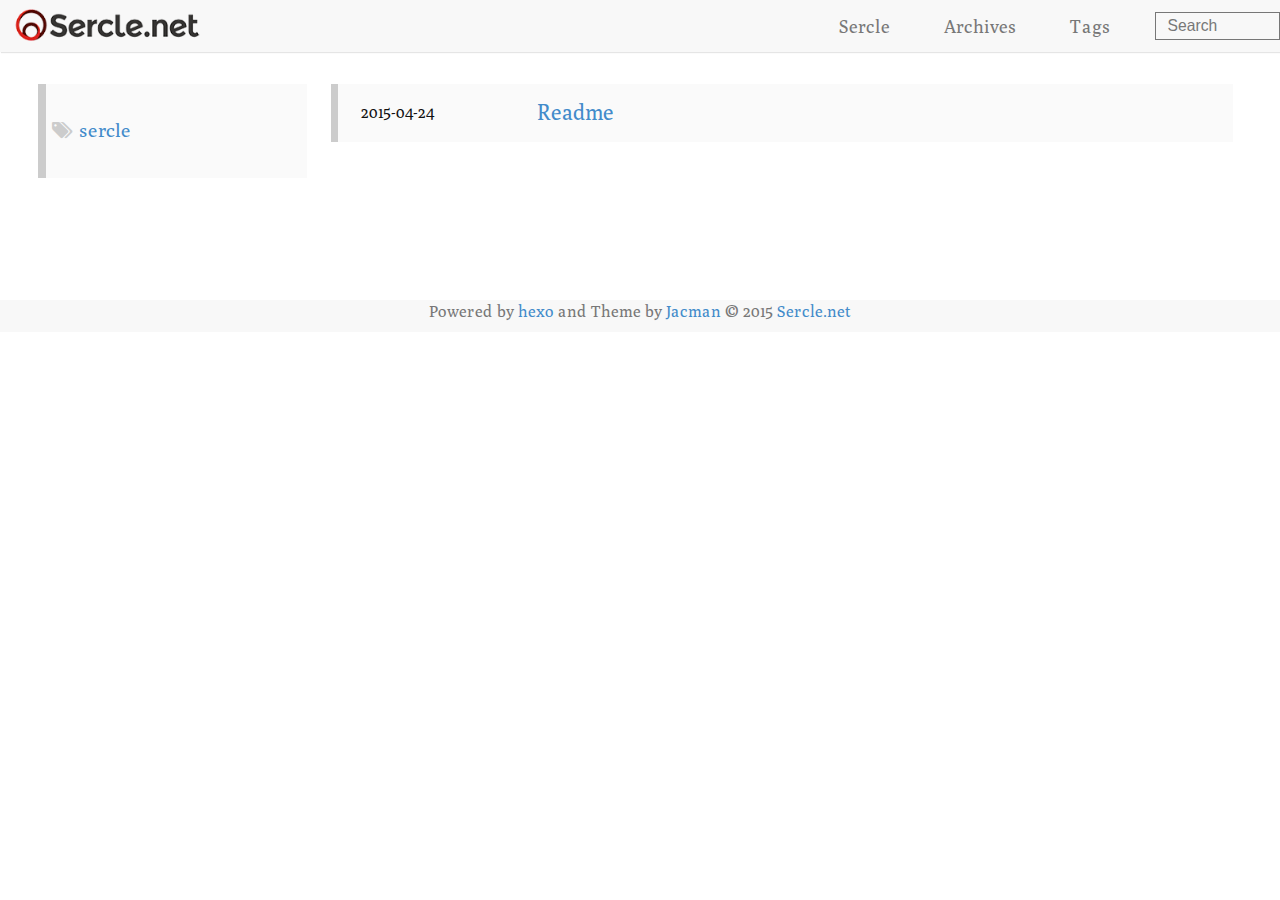
<file: tags/sercle/index.html>
<!DOCTYPE HTML>
<html lang="default">
<head>
  <meta charset="UTF-8">
  
    <title>Tags : sercle | Sercle.net</title>
    <meta name="viewport" content="width=device-width, initial-scale=1,user-scalable=no">
    
    <meta name="author" content="Sercle.net">
    

    
    <meta name="description">
<meta property="og:type" content="website">
<meta property="og:title" content="Sercle.net">
<meta property="og:url" content="http://gitpage.huangshiyang.com/tags/sercle/index.html">
<meta property="og:site_name" content="Sercle.net">
<meta property="og:description">
<meta name="twitter:card" content="summary">
<meta name="twitter:title" content="Sercle.net">
<meta name="twitter:description">

    
    <link rel="alternative" href="/#" title="Sercle.net" type="application/atom+xml">
    
    
    <link rel="icon" href="/img/favicon.ico">
    
    
    <link rel="apple-touch-icon" href="/img/jacman.jpg">
    <link rel="apple-touch-icon-precomposed" href="/img/jacman.jpg">
    
    <link rel="stylesheet" href="/css/style.css" type="text/css">
</head>

    <body>
      <header>
        
<div>
		
			<a href="#">
			<div id="imglogo">
				<a href="/"><img src="/img/nav-logo.gif" alt="Sercle.net" title="Sercle.net"/></a>
			</div>
			</a>
			
			<!---div id="textlogo">
				<h1 class="site-name"><a href="/" title="Sercle.net">Sercle.net</a></h1>
				<h2 class="blog-motto"></h2>
			</div--->
			<div class="navbar"><a class="navbutton navmobile" href="#" title="Menu">
			</a></div>
			<nav class="animated">
				<ul>
					<ul>
					 
						<li><a href="/">Sercle</a></li>
					
						<li><a href="/archives">Archives</a></li>
					
						<li><a href="/tags">Tags</a></li>
					
					<li>
 					
					<form class="search" action="//google.com/search" method="get" accept-charset="utf-8">
						<label>Search</label>
						<input type="search" id="search" name="q" autocomplete="off" maxlength="20" placeholder="Search" />
						<input type="hidden" name="q" value="site:gitpage.huangshiyang.com">
					</form>
					
					</li>
				</ul>
			</nav>			
</div>
      </header>
      <div id="container">
        

<div class="archive-title" >
  <h2 class="tag-icon">sercle</h2>
  
</div>
<div id="main" class="archive-part clearfix">
  <div id="archive-page">

  <section class="post" itemscope itemprop="blogPost">
  
    <a href="/2015/04/24/README/" title="Readme" itemprop="url">
  

    <time datetime="2015-04-25T01:58:06.000Z" itemprop="datePublished">2015-04-24</time>


    <h1 itemprop="name">Readme</h1>

  </a>
</section>


  </div>
</div>

      </div>
      <footer><div id="footer" >
		<p class="copyright">
		Powered by <a href="http://hexo.io" target="_blank" title="hexo">hexo</a> and Theme by <a href="https://github.com/wuchong/jacman" target="_blank" title="Jacman">Jacman</a> © 2015 
		
		<a href="/about" target="_blank" title="Sercle.net">Sercle.net</a>
		
		
		</p>
</div>
</footer>
      <script src="/js/jquery-2.0.3.min.js"></script>
<script src="/js/jquery.imagesloaded.min.js"></script>
<script src="/js/gallery.js"></script>

<script type="text/javascript">
$(document).ready(function(){ 
  $('.navbar').click(function(){
    $('header nav').toggleClass('shownav');
  });
  var myWidth = 0;
  function getSize(){
    if( typeof( window.innerWidth ) == 'number' ) {
      myWidth = window.innerWidth;
    } else if( document.documentElement && document.documentElement.clientWidth) {
      myWidth = document.documentElement.clientWidth;
    };
  };
  var m = $('#main'),
      a = $('#asidepart'),
      c = $('.closeaside'),
      o = $('.openaside');
  c.click(function(){
    a.addClass('fadeOut').css('display', 'none');
    o.css('display', 'block').addClass('fadeIn');
    m.addClass('moveMain');
  });
  o.click(function(){
    o.css('display', 'none').removeClass('beforeFadeIn');
    a.css('display', 'block').removeClass('fadeOut').addClass('fadeIn');      
    m.removeClass('moveMain');
  });
  $(window).scroll(function(){
    o.css("top",Math.max(80,260-$(this).scrollTop()));
  });
  
  $(window).resize(function(){
    getSize(); 
    if (myWidth >= 1024) {
      $('header nav').removeClass('shownav');
    }else{
      m.removeClass('moveMain');
      a.css('display', 'block').removeClass('fadeOut');
      o.css('display', 'none');
        
    }
  });
});
</script>










<link rel="stylesheet" href="/fancybox/jquery.fancybox.css" media="screen" type="text/css">
<script src="/fancybox/jquery.fancybox.pack.js"></script>
<script type="text/javascript">
$(document).ready(function(){ 
  $('.article-content').each(function(i){
    $(this).find('img').each(function(){
      if ($(this).parent().hasClass('fancybox')) return;
      var alt = this.alt;
      if (alt) $(this).after('<span class="caption">' + alt + '</span>');
      $(this).wrap('<a href="' + this.src + '" title="' + alt + '" class="fancybox"></a>');
    });
    $(this).find('.fancybox').each(function(){
      $(this).attr('rel', 'article' + i);
    });
  });
  if($.fancybox){
    $('.fancybox').fancybox();
  }
}); 
</script>



<!-- Analytics Begin -->





<!-- Analytics End -->

<!-- Totop Begin -->

	<div id="totop">
	<a title="Back to Top"><img src="/img/scrollup.png"/></a>
	</div>
	<script src="/js/totop.js"></script>

<!-- Totop End -->

<!-- MathJax Begin -->
<!-- mathjax config similar to math.stackexchange -->


<!-- MathJax End -->

<!-- Tiny_search Begin -->

<!-- Tiny_search End -->

    </body>
   </html>
</file>
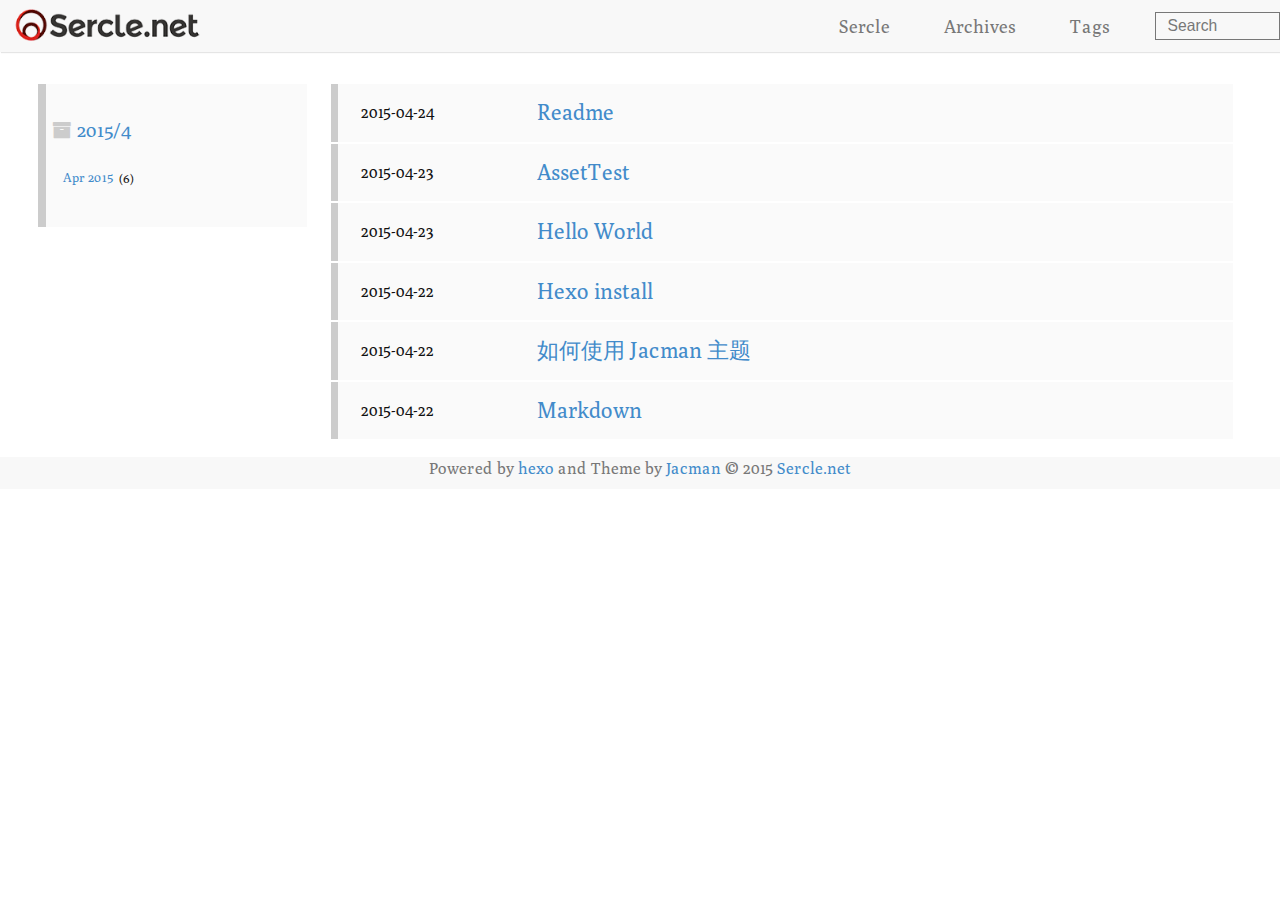
<file: archives/2015/04/index.html>
<!DOCTYPE HTML>
<html lang="default">
<head>
  <meta charset="UTF-8">
  
    <title>Archives: 2015/4 | Sercle.net</title>
    <meta name="viewport" content="width=device-width, initial-scale=1,user-scalable=no">
    
    <meta name="author" content="Sercle.net">
    

    
    <meta name="description">
<meta property="og:type" content="website">
<meta property="og:title" content="Sercle.net">
<meta property="og:url" content="http://gitpage.huangshiyang.com/archives/2015/04/index.html">
<meta property="og:site_name" content="Sercle.net">
<meta property="og:description">
<meta name="twitter:card" content="summary">
<meta name="twitter:title" content="Sercle.net">
<meta name="twitter:description">

    
    <link rel="alternative" href="/#" title="Sercle.net" type="application/atom+xml">
    
    
    <link rel="icon" href="/img/favicon.ico">
    
    
    <link rel="apple-touch-icon" href="/img/jacman.jpg">
    <link rel="apple-touch-icon-precomposed" href="/img/jacman.jpg">
    
    <link rel="stylesheet" href="/css/style.css" type="text/css">
</head>

    <body>
      <header>
        
<div>
		
			<a href="#">
			<div id="imglogo">
				<a href="/"><img src="/img/nav-logo.gif" alt="Sercle.net" title="Sercle.net"/></a>
			</div>
			</a>
			
			<!---div id="textlogo">
				<h1 class="site-name"><a href="/" title="Sercle.net">Sercle.net</a></h1>
				<h2 class="blog-motto"></h2>
			</div--->
			<div class="navbar"><a class="navbutton navmobile" href="#" title="Menu">
			</a></div>
			<nav class="animated">
				<ul>
					<ul>
					 
						<li><a href="/">Sercle</a></li>
					
						<li><a href="/archives">Archives</a></li>
					
						<li><a href="/tags">Tags</a></li>
					
					<li>
 					
					<form class="search" action="//google.com/search" method="get" accept-charset="utf-8">
						<label>Search</label>
						<input type="search" id="search" name="q" autocomplete="off" maxlength="20" placeholder="Search" />
						<input type="hidden" name="q" value="site:gitpage.huangshiyang.com">
					</form>
					
					</li>
				</ul>
			</nav>			
</div>
      </header>
      <div id="container">
        

<div class="archive-title" >
  <h2 class="archive-icon">2015/4</h2>
  
  <div class="archiveslist archive-float clearfix">
   <ul class="archive-list"><li class="archive-list-item"><a class="archive-list-link" href="/archives/2015/04/">Apr 2015</a><span class="archive-list-count">6</span></li></ul>
 </div>
  
</div>
<div id="main" class="archive-part clearfix">
  <div id="archive-page">

  <section class="post" itemscope itemprop="blogPost">
  
    <a href="/2015/04/24/README/" title="Readme" itemprop="url">
  

    <time datetime="2015-04-25T01:58:06.000Z" itemprop="datePublished">2015-04-24</time>


    <h1 itemprop="name">Readme</h1>

  </a>
</section>

  <section class="post" itemscope itemprop="blogPost">
  
    <a href="/2015/04/23/AssetTest/" title="AssetTest" itemprop="url">
  

    <time datetime="2015-04-24T01:37:17.000Z" itemprop="datePublished">2015-04-23</time>


    <h1 itemprop="name">AssetTest</h1>

  </a>
</section>

  <section class="post" itemscope itemprop="blogPost">
  
    <a href="/2015/04/23/hello-world/" title="Hello World" itemprop="url">
  

    <time datetime="2015-04-23T23:42:20.000Z" itemprop="datePublished">2015-04-23</time>


    <h1 itemprop="name">Hello World</h1>

  </a>
</section>

  <section class="post" itemscope itemprop="blogPost">
  
    <a href="/2015/04/22/hexo-install/" title="Hexo install" itemprop="url">
  

    <time datetime="2015-04-22T08:33:18.000Z" itemprop="datePublished">2015-04-22</time>


    <h1 itemprop="name">Hexo install</h1>

  </a>
</section>

  <section class="post" itemscope itemprop="blogPost">
  
    <a href="/2015/04/22/Jacman/" title="如何使用 Jacman 主题" itemprop="url">
  

    <time datetime="2015-04-22T08:18:28.000Z" itemprop="datePublished">2015-04-22</time>


    <h1 itemprop="name">如何使用 Jacman 主题</h1>

  </a>
</section>

  <section class="post" itemscope itemprop="blogPost">
  
    <a href="/2015/04/22/mark-down/" title="Markdown" itemprop="url">
  

    <time datetime="2015-04-22T07:58:06.000Z" itemprop="datePublished">2015-04-22</time>


    <h1 itemprop="name">Markdown</h1>

  </a>
</section>


  </div>
</div>

      </div>
      <footer><div id="footer" >
		<p class="copyright">
		Powered by <a href="http://hexo.io" target="_blank" title="hexo">hexo</a> and Theme by <a href="https://github.com/wuchong/jacman" target="_blank" title="Jacman">Jacman</a> © 2015 
		
		<a href="/about" target="_blank" title="Sercle.net">Sercle.net</a>
		
		
		</p>
</div>
</footer>
      <script src="/js/jquery-2.0.3.min.js"></script>
<script src="/js/jquery.imagesloaded.min.js"></script>
<script src="/js/gallery.js"></script>

<script type="text/javascript">
$(document).ready(function(){ 
  $('.navbar').click(function(){
    $('header nav').toggleClass('shownav');
  });
  var myWidth = 0;
  function getSize(){
    if( typeof( window.innerWidth ) == 'number' ) {
      myWidth = window.innerWidth;
    } else if( document.documentElement && document.documentElement.clientWidth) {
      myWidth = document.documentElement.clientWidth;
    };
  };
  var m = $('#main'),
      a = $('#asidepart'),
      c = $('.closeaside'),
      o = $('.openaside');
  c.click(function(){
    a.addClass('fadeOut').css('display', 'none');
    o.css('display', 'block').addClass('fadeIn');
    m.addClass('moveMain');
  });
  o.click(function(){
    o.css('display', 'none').removeClass('beforeFadeIn');
    a.css('display', 'block').removeClass('fadeOut').addClass('fadeIn');      
    m.removeClass('moveMain');
  });
  $(window).scroll(function(){
    o.css("top",Math.max(80,260-$(this).scrollTop()));
  });
  
  $(window).resize(function(){
    getSize(); 
    if (myWidth >= 1024) {
      $('header nav').removeClass('shownav');
    }else{
      m.removeClass('moveMain');
      a.css('display', 'block').removeClass('fadeOut');
      o.css('display', 'none');
        
    }
  });
});
</script>










<link rel="stylesheet" href="/fancybox/jquery.fancybox.css" media="screen" type="text/css">
<script src="/fancybox/jquery.fancybox.pack.js"></script>
<script type="text/javascript">
$(document).ready(function(){ 
  $('.article-content').each(function(i){
    $(this).find('img').each(function(){
      if ($(this).parent().hasClass('fancybox')) return;
      var alt = this.alt;
      if (alt) $(this).after('<span class="caption">' + alt + '</span>');
      $(this).wrap('<a href="' + this.src + '" title="' + alt + '" class="fancybox"></a>');
    });
    $(this).find('.fancybox').each(function(){
      $(this).attr('rel', 'article' + i);
    });
  });
  if($.fancybox){
    $('.fancybox').fancybox();
  }
}); 
</script>



<!-- Analytics Begin -->





<!-- Analytics End -->

<!-- Totop Begin -->

	<div id="totop">
	<a title="Back to Top"><img src="/img/scrollup.png"/></a>
	</div>
	<script src="/js/totop.js"></script>

<!-- Totop End -->

<!-- MathJax Begin -->
<!-- mathjax config similar to math.stackexchange -->


<!-- MathJax End -->

<!-- Tiny_search Begin -->

<!-- Tiny_search End -->

    </body>
   </html>
</file>
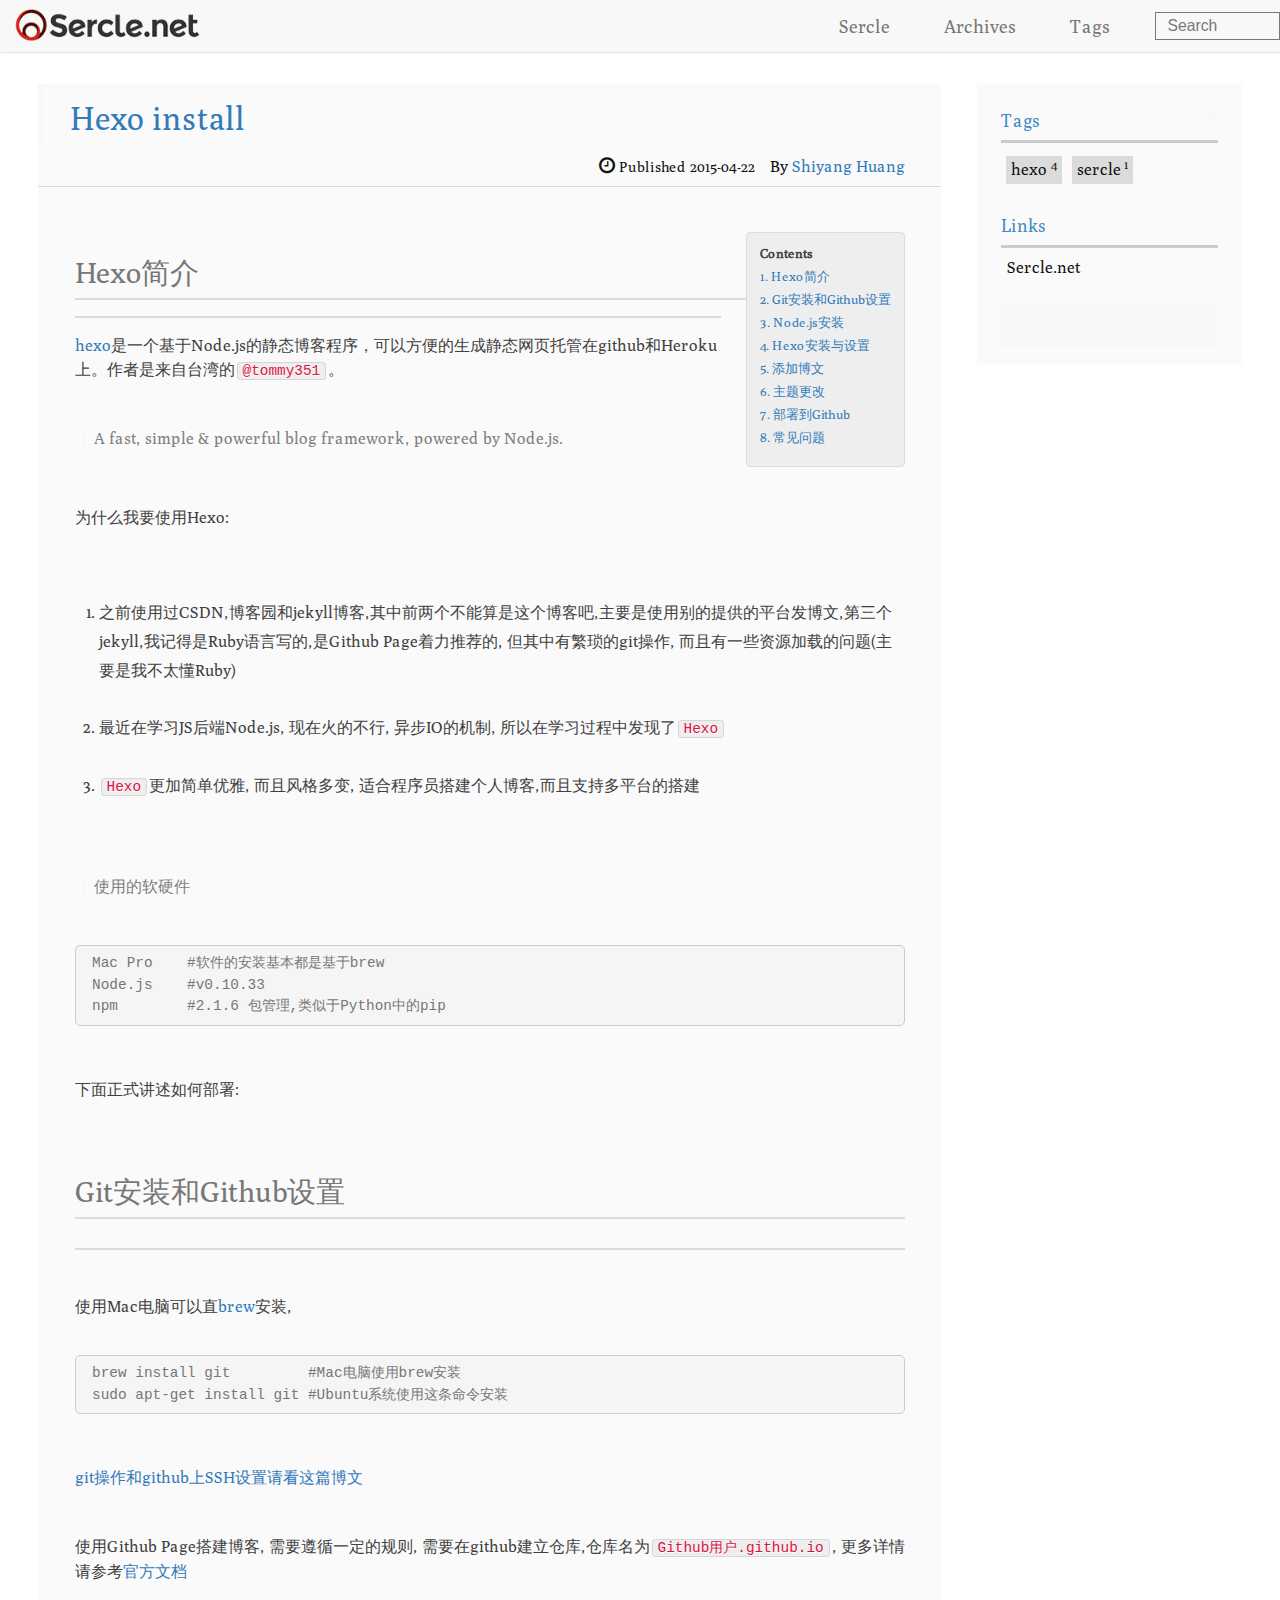
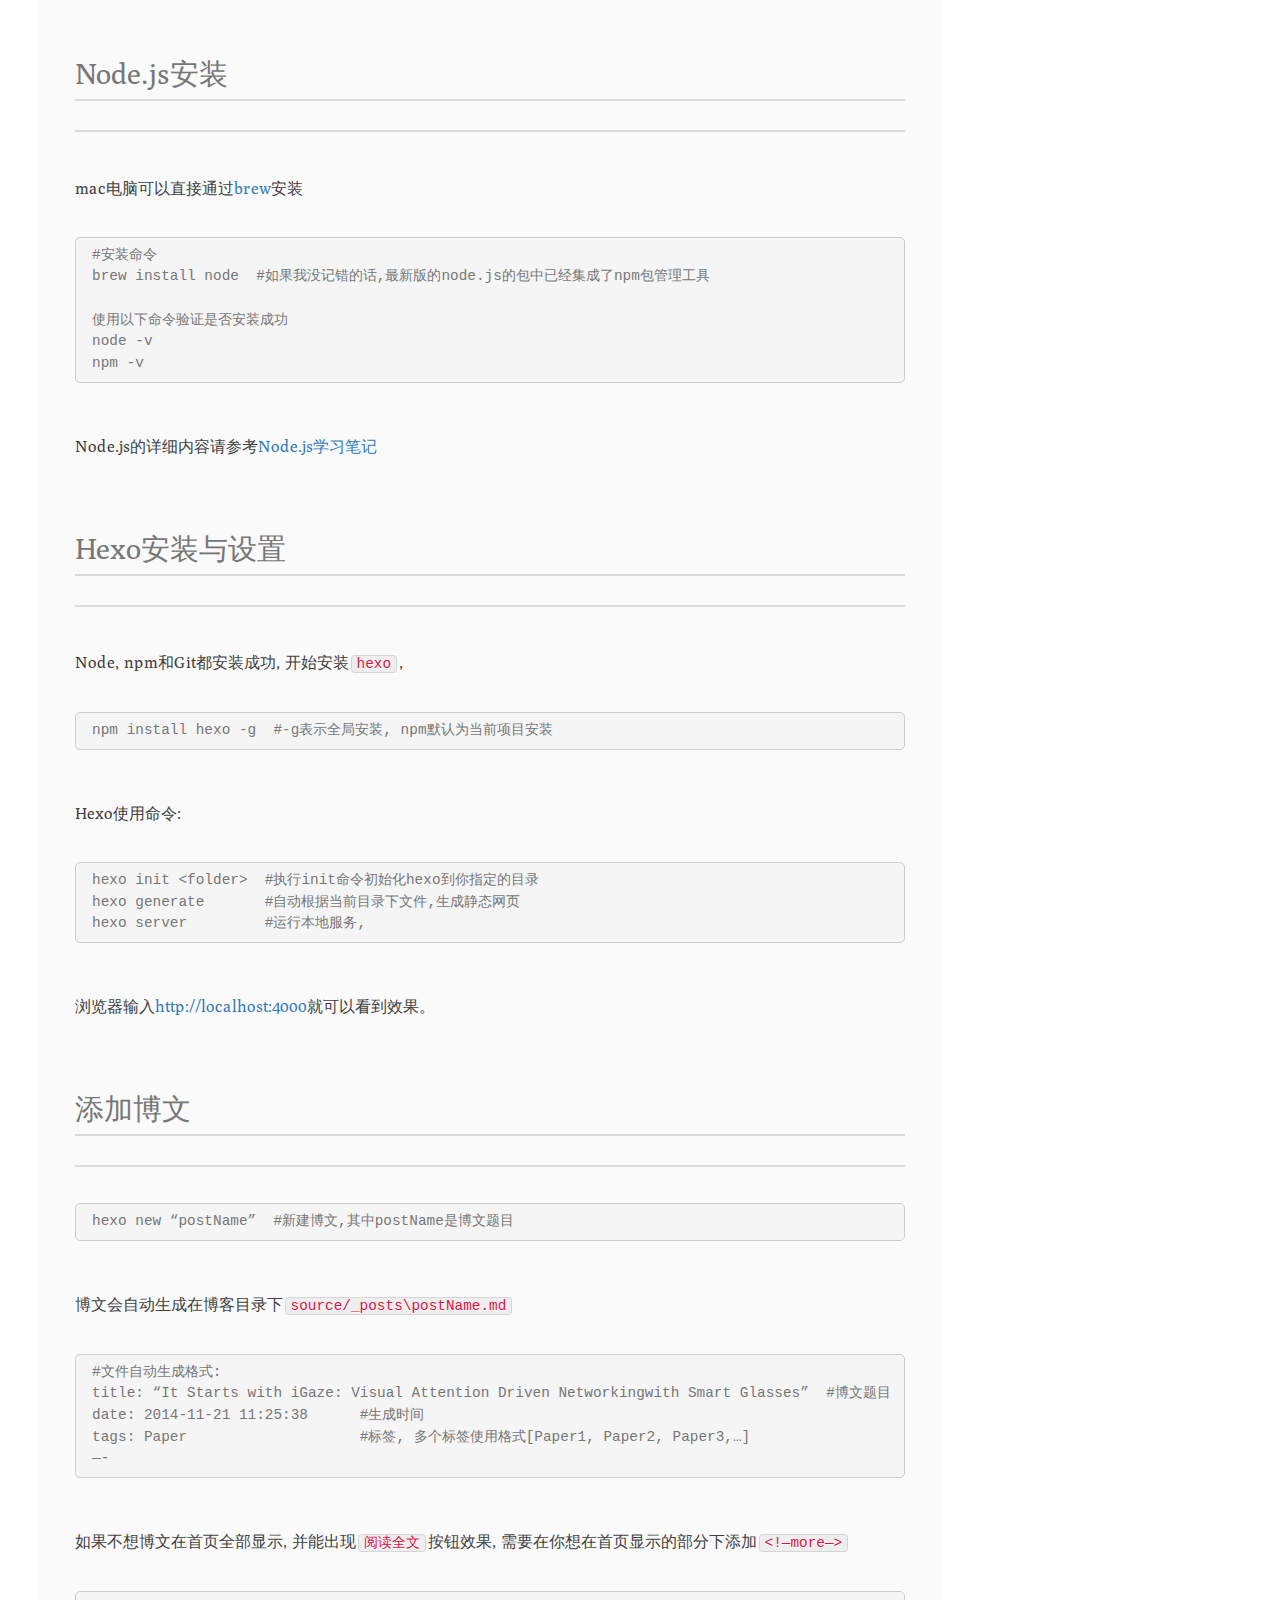
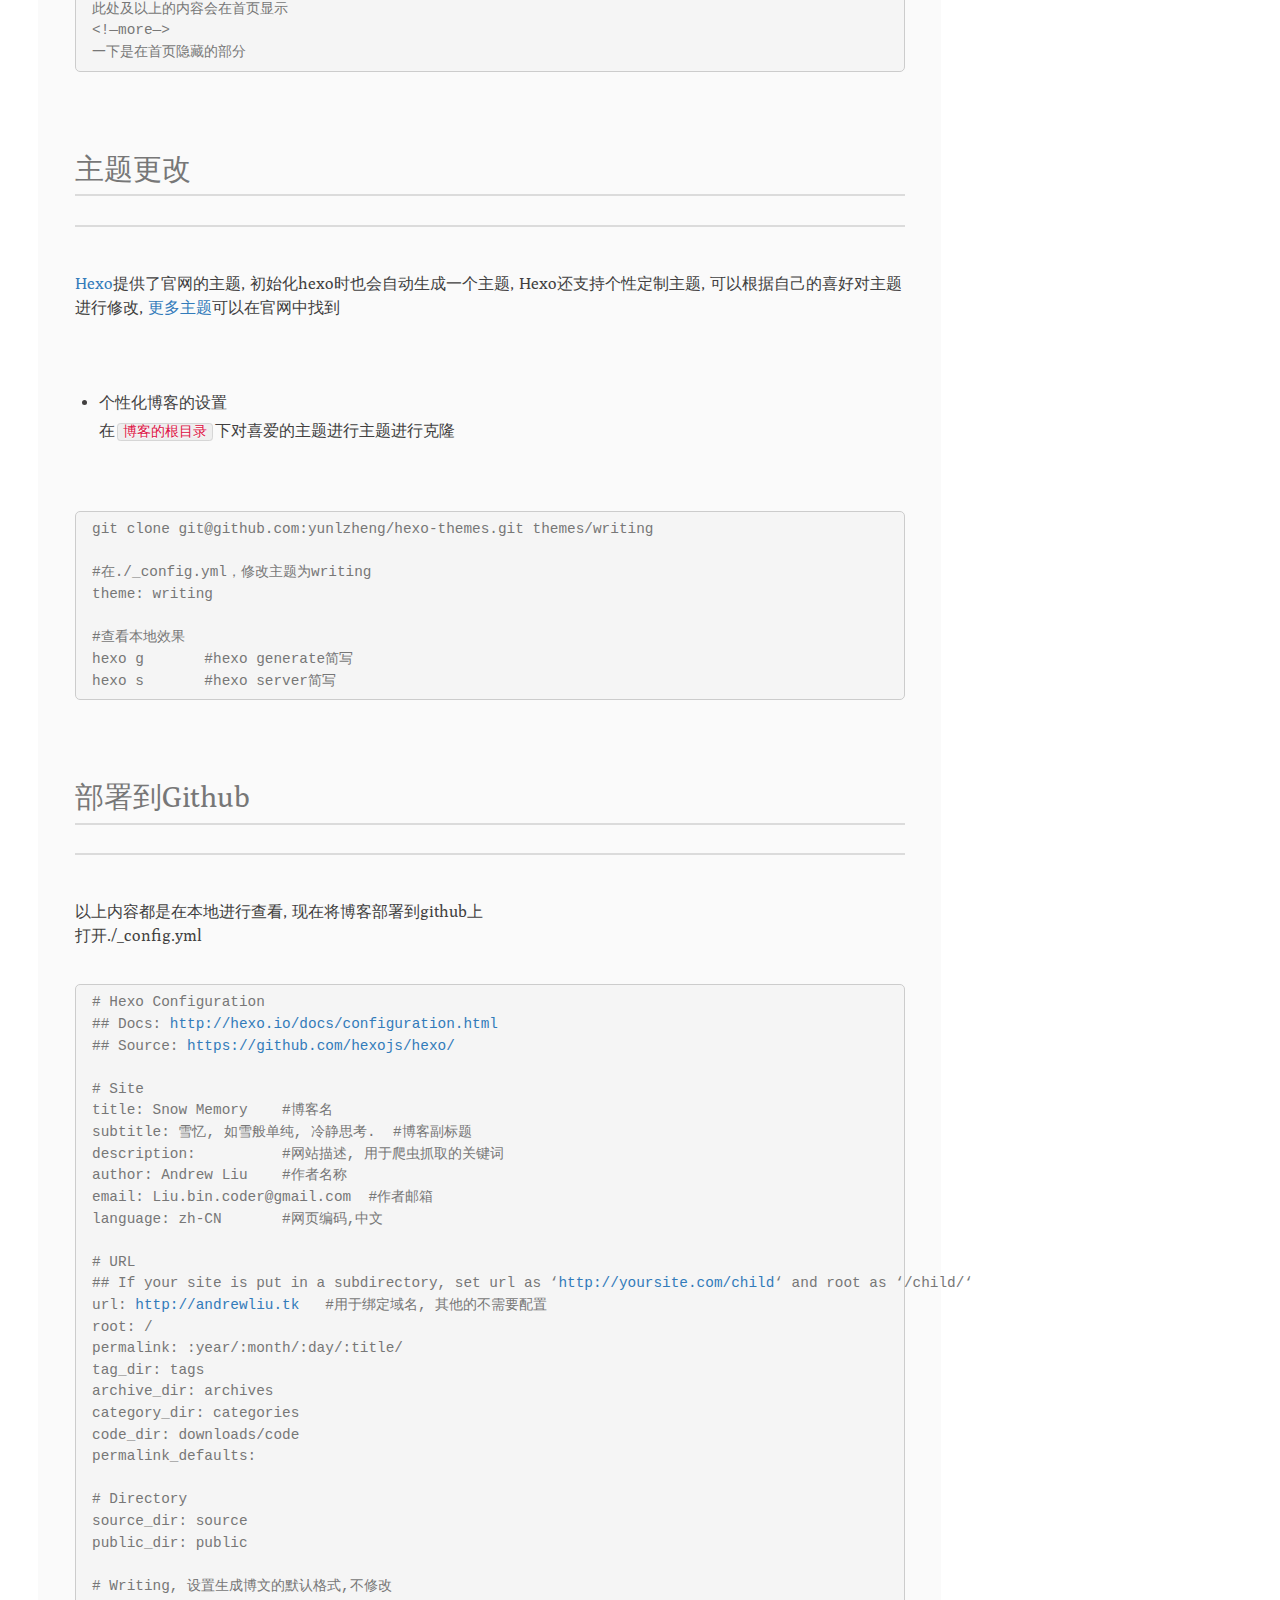
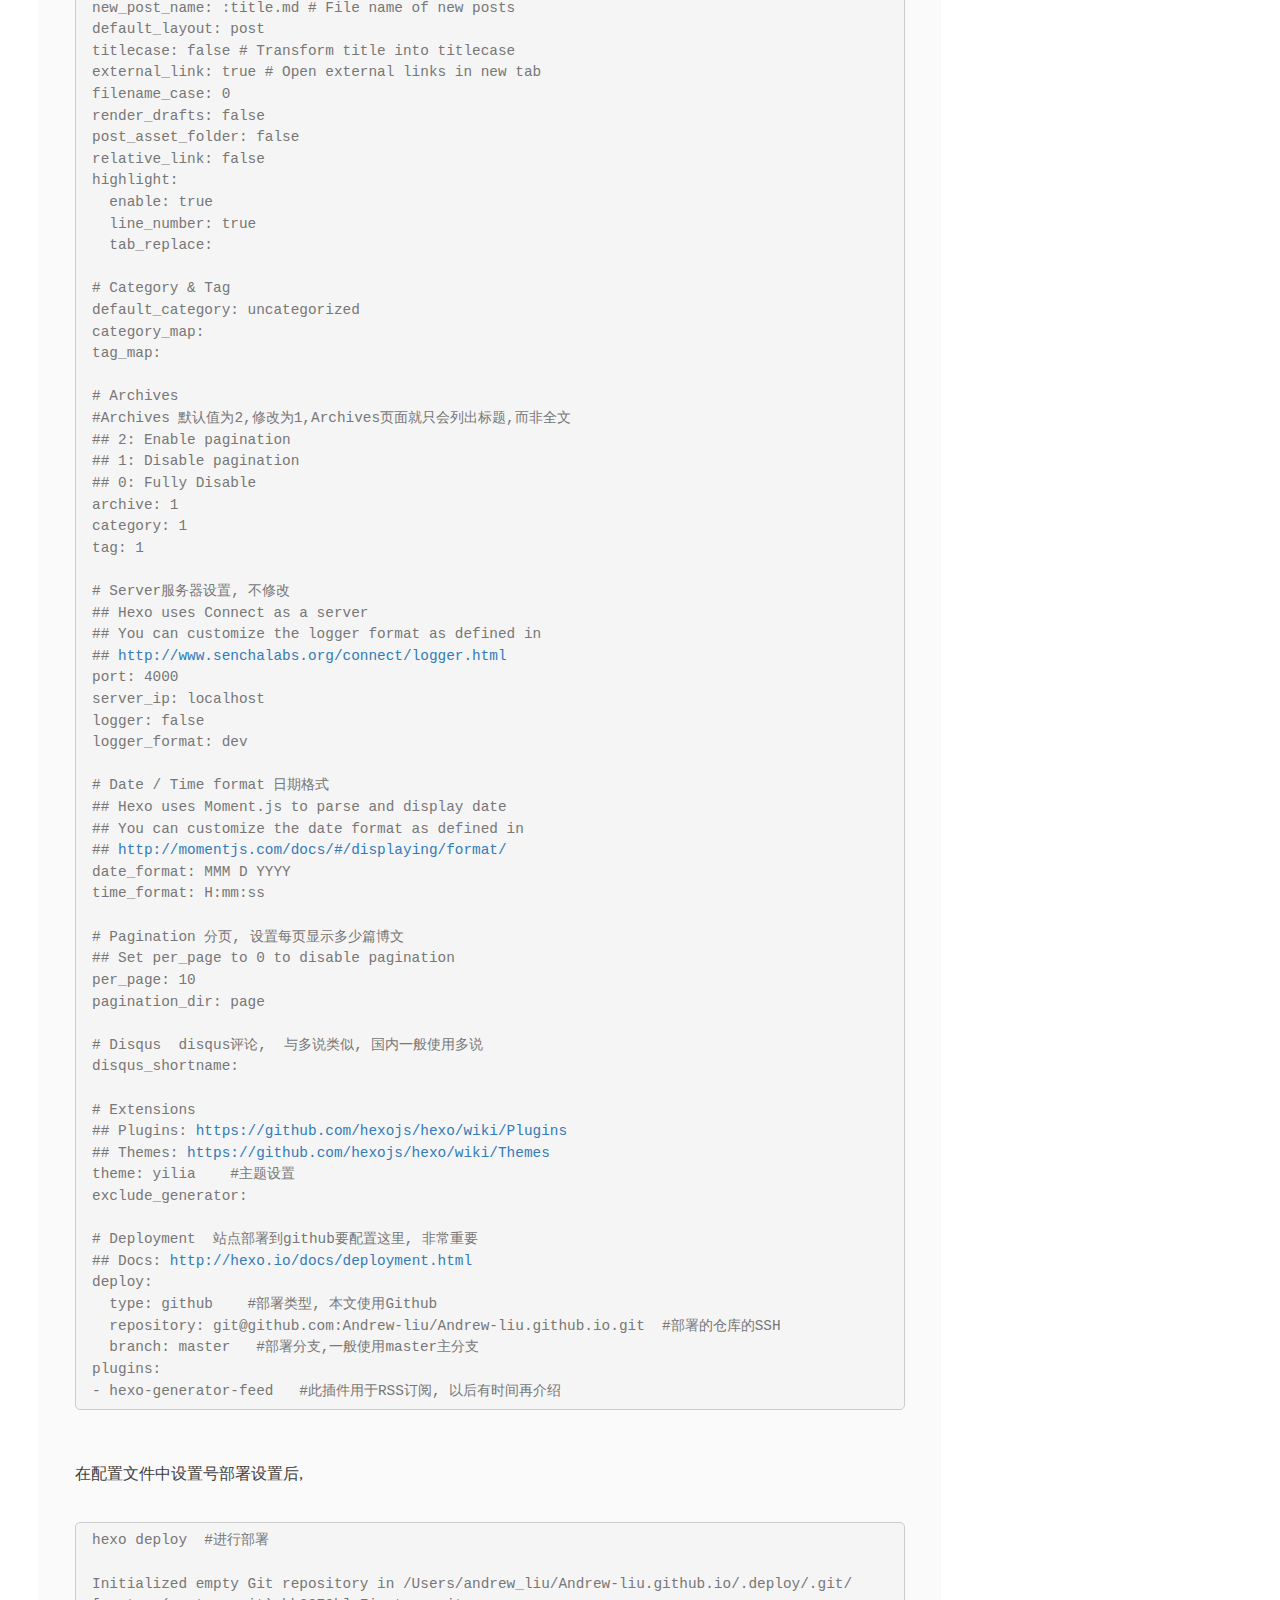
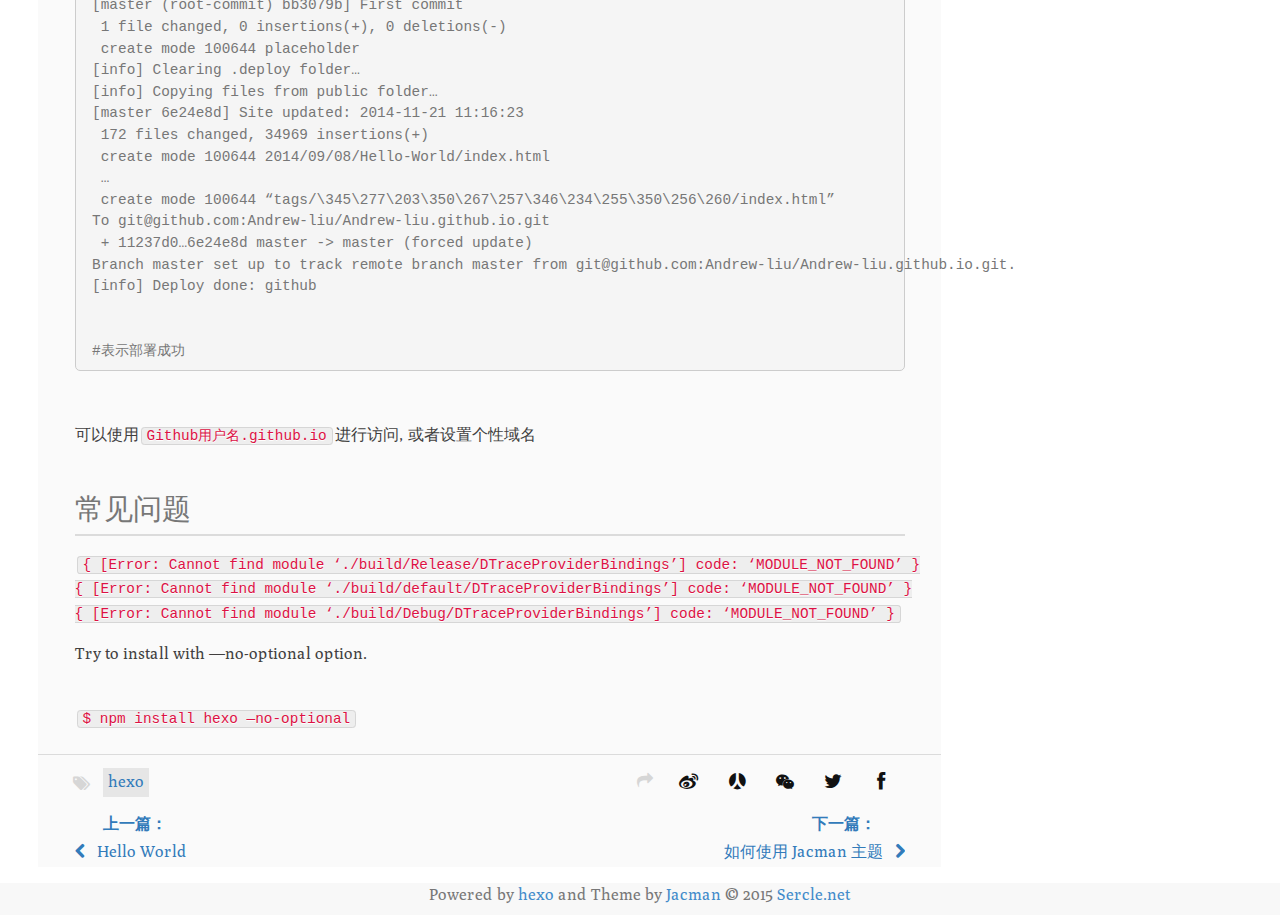
<file: 2015/04/22/hexo-install/index.html>
<!DOCTYPE HTML>
<html lang="default">
<head>
  <meta charset="UTF-8">
  
    <title>Hexo install | Sercle.net</title>
    <meta name="viewport" content="width=device-width, initial-scale=1,user-scalable=no">
    
    <meta name="author" content="Sercle.net">
    

    
    <meta name="description" content="Hexo简介

hexo是一个基于Node.js的静态博客程序，可以方便的生成静态网页托管在github和Heroku上。作者是来自台湾的@tommy351。A fast, simple &amp;amp; powerful blog framework, powered by Node.js.为什么我要使用Hexo:之前使用过CSDN,博客园和jekyll博客,其中前两个不能算是这个博客吧,主要是使用别">
<meta property="og:type" content="article">
<meta property="og:title" content="Hexo install">
<meta property="og:url" content="http://gitpage.huangshiyang.com/2015/04/22/hexo-install/index.html">
<meta property="og:site_name" content="Sercle.net">
<meta property="og:description" content="Hexo简介

hexo是一个基于Node.js的静态博客程序，可以方便的生成静态网页托管在github和Heroku上。作者是来自台湾的@tommy351。A fast, simple &amp;amp; powerful blog framework, powered by Node.js.为什么我要使用Hexo:之前使用过CSDN,博客园和jekyll博客,其中前两个不能算是这个博客吧,主要是使用别">
<meta name="twitter:card" content="summary">
<meta name="twitter:title" content="Hexo install">
<meta name="twitter:description" content="Hexo简介

hexo是一个基于Node.js的静态博客程序，可以方便的生成静态网页托管在github和Heroku上。作者是来自台湾的@tommy351。A fast, simple &amp;amp; powerful blog framework, powered by Node.js.为什么我要使用Hexo:之前使用过CSDN,博客园和jekyll博客,其中前两个不能算是这个博客吧,主要是使用别">

    
    <link rel="alternative" href="/#" title="Sercle.net" type="application/atom+xml">
    
    
    <link rel="icon" href="/img/favicon.ico">
    
    
    <link rel="apple-touch-icon" href="/img/jacman.jpg">
    <link rel="apple-touch-icon-precomposed" href="/img/jacman.jpg">
    
    <link rel="stylesheet" href="/css/style.css" type="text/css">
</head>

  <body>
    <header>
      
<div>
		
			<a href="#">
			<div id="imglogo">
				<a href="/"><img src="/img/nav-logo.gif" alt="Sercle.net" title="Sercle.net"/></a>
			</div>
			</a>
			
			<!---div id="textlogo">
				<h1 class="site-name"><a href="/" title="Sercle.net">Sercle.net</a></h1>
				<h2 class="blog-motto"></h2>
			</div--->
			<div class="navbar"><a class="navbutton navmobile" href="#" title="Menu">
			</a></div>
			<nav class="animated">
				<ul>
					<ul>
					 
						<li><a href="/">Sercle</a></li>
					
						<li><a href="/archives">Archives</a></li>
					
						<li><a href="/tags">Tags</a></li>
					
					<li>
 					
					<form class="search" action="//google.com/search" method="get" accept-charset="utf-8">
						<label>Search</label>
						<input type="search" id="search" name="q" autocomplete="off" maxlength="20" placeholder="Search" />
						<input type="hidden" name="q" value="site:gitpage.huangshiyang.com">
					</form>
					
					</li>
				</ul>
			</nav>			
</div>
    </header>
    <div id="container">
      <div id="main" class="post" itemscope itemprop="blogPost">
  
	<article itemprop="articleBody"> 
		<header class="article-info clearfix">
  <h1 itemprop="name">
    
      <a href="/2015/04/22/hexo-install/" title="Hexo install" itemprop="url">Hexo install</a>
  </h1>
  <p class="article-author">By
       
		<a href="/about" title="Sercle.net" target="_blank" itemprop="author">Shiyang Huang</a>
		
  <p class="article-time">
    <time datetime="2015-04-22T08:33:18.000Z" itemprop="datePublished"> Published 2015-04-22</time>
    
  </p>
</header>
	<div class="article-content">
		
		<div id="toc" class="toc-article">
			<strong class="toc-title">Contents</strong>
		
			<ol class="toc"><li class="toc-item toc-level-1"><a class="toc-link" href="#undefined"><span class="toc-number">1.</span> <span class="toc-text">Hexo简介</span></a></li><li class="toc-item toc-level-1"><a class="toc-link" href="#undefined"><span class="toc-number">2.</span> <span class="toc-text">Git安装和Github设置</span></a></li><li class="toc-item toc-level-1"><a class="toc-link" href="#undefined"><span class="toc-number">3.</span> <span class="toc-text">Node.js安装</span></a></li><li class="toc-item toc-level-1"><a class="toc-link" href="#undefined"><span class="toc-number">4.</span> <span class="toc-text">Hexo安装与设置</span></a></li><li class="toc-item toc-level-1"><a class="toc-link" href="#undefined"><span class="toc-number">5.</span> <span class="toc-text">添加博文</span></a></li><li class="toc-item toc-level-1"><a class="toc-link" href="#undefined"><span class="toc-number">6.</span> <span class="toc-text">主题更改</span></a></li><li class="toc-item toc-level-1"><a class="toc-link" href="#undefined"><span class="toc-number">7.</span> <span class="toc-text">部署到Github</span></a></li><li class="toc-item toc-level-1"><a class="toc-link" href="#undefined"><span class="toc-number">8.</span> <span class="toc-text">常见问题</span></a></li></ol>
		
		</div>
		
		<p><div class="show-content"><h1>Hexo简介</h1></div></p>
<p><hr></p>
<p><a href="http://hexo.io/" target="_blank">hexo</a>是一个基于Node.js的静态博客程序，可以方便的生成静态网页托管在github和Heroku上。作者是来自台湾的<code>@tommy351</code>。</p><br><blockquote><p>A fast, simple &amp; powerful blog framework, powered by Node.js.</p></blockquote><br><p>为什么我要使用Hexo:</p><br><ol><br><li>之前使用过CSDN,博客园和jekyll博客,其中前两个不能算是这个博客吧,主要是使用别的提供的平台发博文,第三个jekyll,我记得是Ruby语言写的,是Github Page着力推荐的, 但其中有繁琐的git操作, 而且有一些资源加载的问题(主要是我不太懂Ruby)</li><br><li>最近在学习JS后端Node.js, 现在火的不行, 异步IO的机制, 所以在学习过程中发现了<code>Hexo</code><br></li><br><li><code>Hexo</code>更加简单优雅, 而且风格多变, 适合程序员搭建个人博客,而且支持多平台的搭建</li><br></ol><br><blockquote><p>使用的软硬件</p></blockquote><br><pre><code>Mac Pro    #软件的安装基本都是基于brew<br>Node.js    #v0.10.33<br>npm        #2.1.6 包管理,类似于Python中的pip</code></pre><br><p>下面正式讲述如何部署:</p><br><h1>Git安装和Github设置</h1><br><hr><br><p>使用Mac电脑可以直<a href="http://brew.sh/" target="_blank">brew</a>安装, </p><br><pre><code>brew install git         #Mac电脑使用brew安装<br>sudo apt-get install git #Ubuntu系统使用这条命令安装</code></pre><br><p><a href="http://andrewliu.tk/2014/09/09/2014-09-09-Install-SSH-Use-Github/" target="_blank">git操作和github上SSH设置请看这篇博文</a></p><br><p>使用Github Page搭建博客, 需要遵循一定的规则, 需要在github建立仓库,仓库名为<code>Github用户.github.io</code>, 更多详情请参考<a href="https://pages.github.com/" target="_blank">官方文档</a></p><br><h1>Node.js安装</h1><br><hr><br><p>mac电脑可以直接通过<a href="http://brew.sh/" target="_blank">brew</a>安装</p><br><pre><code>#安装命令<br>brew install node  #如果我没记错的话,最新版的node.js的包中已经集成了npm包管理工具<br><br>使用以下命令验证是否安装成功<br>node -v<br>npm -v</code></pre><br><p>Node.js的详细内容请参考<a href="http://andrewliu.tk/2014/11/02/2014-11-02-Node.js%E5%AD%A6%E4%B9%A0%E7%AC%94%E8%AE%B0/" target="_blank">Node.js学习笔记</a></p><br><h1>Hexo安装与设置</h1><br><hr><br><p>Node, npm和Git都安装成功, 开始安装<code>hexo</code>,</p><br><pre><code>npm install hexo -g  #-g表示全局安装, npm默认为当前项目安装</code></pre><br><p>Hexo使用命令:</p><br><pre><code>hexo init &lt;folder&gt;  #执行init命令初始化hexo到你指定的目录<br>hexo generate       #自动根据当前目录下文件,生成静态网页<br>hexo server         #运行本地服务,</code></pre><br><p>浏览器输入<a href="http://localhost:4000" target="_blank">http://localhost:4000</a>就可以看到效果。</p><br><h1>添加博文</h1><br><hr><br><pre><code>hexo new “postName”  #新建博文,其中postName是博文题目</code></pre><br><p>博文会自动生成在博客目录下<code>source/_posts\postName.md</code></p><br><pre><code>#文件自动生成格式:<br>title: “It Starts with iGaze: Visual Attention Driven Networkingwith Smart Glasses”  #博文题目<br>date: 2014-11-21 11:25:38      #生成时间<br>tags: Paper                    #标签, 多个标签使用格式[Paper1, Paper2, Paper3,…]<br>—-</code></pre><br><p>如果不想博文在首页全部显示, 并能出现<code>阅读全文</code>按钮效果, 需要在你想在首页显示的部分下添加<code>&lt;!—more—&gt;</code></p><br><pre><code>此处及以上的内容会在首页显示<br>&lt;!—more—&gt;<br>一下是在首页隐藏的部分</code></pre><br><h1>主题更改</h1><br><hr><br><p><a href="http://hexo.io/" target="_blank">Hexo</a>提供了官网的主题, 初始化hexo时也会自动生成一个主题, Hexo还支持个性定制主题, 可以根据自己的喜好对主题进行修改, <a href="https://github.com/hexojs/hexo/wiki/Themes" target="_blank">更多主题</a>可以在官网中找到</p><br><ul><br><li>个性化博客的设置<br>在<code>博客的根目录</code>下对喜爱的主题进行主题进行克隆</li><br></ul><br><pre><code>git clone git@github.com:yunlzheng/hexo-themes.git themes/writing<br><br>#在./_config.yml，修改主题为writing<br>theme: writing<br><br>#查看本地效果<br>hexo g       #hexo generate简写<br>hexo s       #hexo server简写</code></pre><br><h1>部署到Github</h1><br><hr><br><p>以上内容都是在本地进行查看, 现在将博客部署到github上<br>打开./_config.yml</p><br><pre><code># Hexo Configuration<br>## Docs: <a href="http://hexo.io/docs/configuration.html" target="_blank" rel="external">http://hexo.io/docs/configuration.html</a><br>## Source: <a href="https://github.com/hexojs/hexo/" target="_blank" rel="external">https://github.com/hexojs/hexo/</a><br><br># Site<br>title: Snow Memory    #博客名<br>subtitle: 雪忆, 如雪般单纯, 冷静思考.  #博客副标题<br>description:          #网站描述, 用于爬虫抓取的关键词<br>author: Andrew Liu    #作者名称<br>email: Liu.bin.coder@gmail.com  #作者邮箱<br>language: zh-CN       #网页编码,中文<br><br># URL<br>## If your site is put in a subdirectory, set url as ‘<a href="http://yoursite.com/child" target="_blank" rel="external">http://yoursite.com/child</a>‘ and root as ‘/child/‘<br>url: <a href="http://andrewliu.tk" target="_blank" rel="external">http://andrewliu.tk</a>   #用于绑定域名, 其他的不需要配置<br>root: /<br>permalink: :year/:month/:day/:title/<br>tag_dir: tags<br>archive_dir: archives<br>category_dir: categories<br>code_dir: downloads/code<br>permalink_defaults:<br><br># Directory<br>source_dir: source<br>public_dir: public<br><br># Writing, 设置生成博文的默认格式,不修改<br>new_post_name: :title.md # File name of new posts<br>default_layout: post<br>titlecase: false # Transform title into titlecase<br>external_link: true # Open external links in new tab<br>filename_case: 0<br>render_drafts: false<br>post_asset_folder: false<br>relative_link: false<br>highlight:<br>  enable: true<br>  line_number: true<br>  tab_replace:<br><br># Category &amp; Tag<br>default_category: uncategorized<br>category_map:<br>tag_map:<br><br># Archives<br>#Archives 默认值为2,修改为1,Archives页面就只会列出标题,而非全文<br>## 2: Enable pagination<br>## 1: Disable pagination<br>## 0: Fully Disable<br>archive: 1<br>category: 1<br>tag: 1<br><br># Server服务器设置, 不修改<br>## Hexo uses Connect as a server<br>## You can customize the logger format as defined in<br>## <a href="http://www.senchalabs.org/connect/logger.html" target="_blank" rel="external">http://www.senchalabs.org/connect/logger.html</a><br>port: 4000<br>server_ip: localhost<br>logger: false<br>logger_format: dev<br><br># Date / Time format 日期格式<br>## Hexo uses Moment.js to parse and display date<br>## You can customize the date format as defined in<br>## <a href="http://momentjs.com/docs/#/displaying/format/" target="_blank" rel="external">http://momentjs.com/docs/#/displaying/format/</a><br>date_format: MMM D YYYY<br>time_format: H:mm:ss<br><br># Pagination 分页, 设置每页显示多少篇博文<br>## Set per_page to 0 to disable pagination<br>per_page: 10<br>pagination_dir: page<br><br># Disqus  disqus评论,  与多说类似, 国内一般使用多说<br>disqus_shortname:<br><br># Extensions<br>## Plugins: <a href="https://github.com/hexojs/hexo/wiki/Plugins" target="_blank" rel="external">https://github.com/hexojs/hexo/wiki/Plugins</a><br>## Themes: <a href="https://github.com/hexojs/hexo/wiki/Themes" target="_blank" rel="external">https://github.com/hexojs/hexo/wiki/Themes</a><br>theme: yilia    #主题设置<br>exclude_generator:<br><br># Deployment  站点部署到github要配置这里, 非常重要<br>## Docs: <a href="http://hexo.io/docs/deployment.html" target="_blank" rel="external">http://hexo.io/docs/deployment.html</a><br>deploy:<br>  type: github    #部署类型, 本文使用Github<br>  repository: git@github.com:Andrew-liu/Andrew-liu.github.io.git  #部署的仓库的SSH<br>  branch: master   #部署分支,一般使用master主分支<br>plugins:<br>- hexo-generator-feed   #此插件用于RSS订阅, 以后有时间再介绍</code></pre><br><p>在配置文件中设置号部署设置后,</p><br><pre><code>hexo deploy  #进行部署<br><br>Initialized empty Git repository in /Users/andrew_liu/Andrew-liu.github.io/.deploy/.git/<br>[master (root-commit) bb3079b] First commit<br> 1 file changed, 0 insertions(+), 0 deletions(-)<br> create mode 100644 placeholder<br>[info] Clearing .deploy folder…<br>[info] Copying files from public folder…<br>[master 6e24e8d] Site updated: 2014-11-21 11:16:23<br> 172 files changed, 34969 insertions(+)<br> create mode 100644 2014/09/08/Hello-World/index.html<br> …<br> create mode 100644 “tags/\345\277\203\350\267\257\346\234\255\350\256\260/index.html”<br>To git@github.com:Andrew-liu/Andrew-liu.github.io.git<br> + 11237d0…6e24e8d master -&gt; master (forced update)<br>Branch master set up to track remote branch master from git@github.com:Andrew-liu/Andrew-liu.github.io.git.<br>[info] Deploy done: github<br><br><br>#表示部署成功</code></pre><br><p>可以使用<code>Github用户名.github.io</code>进行访问, 或者设置个性域名</p>

<h1>常见问题</h1>

<p><code>{ [Error: Cannot find module ‘./build/Release/DTraceProviderBindings’] code: ‘MODULE_NOT_FOUND’ }<br>{ [Error: Cannot find module ‘./build/default/DTraceProviderBindings’] code: ‘MODULE_NOT_FOUND’ }<br>{ [Error: Cannot find module ‘./build/Debug/DTraceProviderBindings’] code: ‘MODULE_NOT_FOUND’ }<br></code></p>
<p></p><p>Try to install with —no-optional option.</p><p><br><code>$ npm install hexo —no-optional</code></p>
  
	</div>
		<footer class="article-footer clearfix">
<div class="article-catetags">


  <div class="article-tags">
  
  <span></span> <a href="/tags/hexo/">hexo</a>
  </div>

</div>



	<div class="article-share" id="share">
	
	  <div data-url="http://gitpage.huangshiyang.com/2015/04/22/hexo-install/" data-title="Hexo install | Sercle.net" data-tsina="null" class="share clearfix">
	  </div>
	
	</div>


</footer>

   	       
	</article>
	
<nav class="article-nav clearfix">
 
 <div class="prev" >
 <a href="/2015/04/23/hello-world/" title="Hello World">
  <strong>上一篇：</strong><br/>
  <span>
  Hello World</span>
</a>
</div>


<div class="next">
<a href="/2015/04/22/Jacman/"  title="如何使用 Jacman 主题">
 <strong>下一篇：</strong><br/> 
 <span>如何使用 Jacman 主题
</span>
</a>
</div>

</nav>

	

</div>  
      <div class="openaside"><a class="navbutton" href="#" title="Show Sidebar"></a></div>

  <div id="toc" class="toc-aside">
  <strong class="toc-title">Contents</strong>
 
 <ol class="toc"><li class="toc-item toc-level-1"><a class="toc-link" href="#undefined"><span class="toc-number">1.</span> <span class="toc-text">Hexo简介</span></a></li><li class="toc-item toc-level-1"><a class="toc-link" href="#undefined"><span class="toc-number">2.</span> <span class="toc-text">Git安装和Github设置</span></a></li><li class="toc-item toc-level-1"><a class="toc-link" href="#undefined"><span class="toc-number">3.</span> <span class="toc-text">Node.js安装</span></a></li><li class="toc-item toc-level-1"><a class="toc-link" href="#undefined"><span class="toc-number">4.</span> <span class="toc-text">Hexo安装与设置</span></a></li><li class="toc-item toc-level-1"><a class="toc-link" href="#undefined"><span class="toc-number">5.</span> <span class="toc-text">添加博文</span></a></li><li class="toc-item toc-level-1"><a class="toc-link" href="#undefined"><span class="toc-number">6.</span> <span class="toc-text">主题更改</span></a></li><li class="toc-item toc-level-1"><a class="toc-link" href="#undefined"><span class="toc-number">7.</span> <span class="toc-text">部署到Github</span></a></li><li class="toc-item toc-level-1"><a class="toc-link" href="#undefined"><span class="toc-number">8.</span> <span class="toc-text">常见问题</span></a></li></ol>
 
  </div>

<div id="asidepart">
<div class="closeaside"><a class="closebutton" href="#" title="Hide Sidebar"></a></div>
<aside class="clearfix">

  

  
<div class="tagslist">
	<p class="asidetitle">Tags</p>
		<ul class="clearfix">
		
			
				<li><a href="/tags/hexo/" title="hexo">hexo<sup>4</sup></a></li>
			
		
			
				<li><a href="/tags/sercle/" title="sercle">sercle<sup>1</sup></a></li>
			
		
		</ul>
</div>


  <div class="linkslist">
  <p class="asidetitle">Links</p>
    <ul>
        
          <li>
            
            	<a href="https://sercle.net" target="_blank" title="Sercle.net">Sercle.net</a>
            
          </li>
        
    </ul>
</div>

  


  <div class="rsspart">
	<a href="/#" target="_blank" title="rss">RSS</a>
</div>

</aside>
</div>
    </div>
    <footer><div id="footer" >
		<p class="copyright">
		Powered by <a href="http://hexo.io" target="_blank" title="hexo">hexo</a> and Theme by <a href="https://github.com/wuchong/jacman" target="_blank" title="Jacman">Jacman</a> © 2015 
		
		<a href="/about" target="_blank" title="Sercle.net">Sercle.net</a>
		
		
		</p>
</div>
</footer>
    <script src="/js/jquery-2.0.3.min.js"></script>
<script src="/js/jquery.imagesloaded.min.js"></script>
<script src="/js/gallery.js"></script>

<script type="text/javascript">
$(document).ready(function(){ 
  $('.navbar').click(function(){
    $('header nav').toggleClass('shownav');
  });
  var myWidth = 0;
  function getSize(){
    if( typeof( window.innerWidth ) == 'number' ) {
      myWidth = window.innerWidth;
    } else if( document.documentElement && document.documentElement.clientWidth) {
      myWidth = document.documentElement.clientWidth;
    };
  };
  var m = $('#main'),
      a = $('#asidepart'),
      c = $('.closeaside'),
      o = $('.openaside');
  c.click(function(){
    a.addClass('fadeOut').css('display', 'none');
    o.css('display', 'block').addClass('fadeIn');
    m.addClass('moveMain');
  });
  o.click(function(){
    o.css('display', 'none').removeClass('beforeFadeIn');
    a.css('display', 'block').removeClass('fadeOut').addClass('fadeIn');      
    m.removeClass('moveMain');
  });
  $(window).scroll(function(){
    o.css("top",Math.max(80,260-$(this).scrollTop()));
  });
  
  $(window).resize(function(){
    getSize(); 
    if (myWidth >= 1024) {
      $('header nav').removeClass('shownav');
    }else{
      m.removeClass('moveMain');
      a.css('display', 'block').removeClass('fadeOut');
      o.css('display', 'none');
      
      $('#toc.toc-aside').css('display', 'none');
        
    }
  });
});
</script>

<script type="text/javascript">
$(document).ready(function(){ 
  var ai = $('.article-content>iframe'),
      ae = $('.article-content>embed'),
      t  = $('#toc'),
      ta = $('#toc.toc-aside'),
      o  = $('.openaside'),
      c  = $('.closeaside');
  if(ai.length>0){
    ai.wrap('<div class="video-container" />');
  };
  if(ae.length>0){
   ae.wrap('<div class="video-container" />');
  };
  c.click(function(){
    ta.css('display', 'block').addClass('fadeIn');
  });
  o.click(function(){
    ta.css('display', 'none');
  });
  $(window).scroll(function(){
    ta.css("top",Math.max(140,320-$(this).scrollTop()));
  });
});
</script>


<script type="text/javascript">
$(document).ready(function(){ 
  var $this = $('.share'),
      url = $this.attr('data-url'),
      encodedUrl = encodeURIComponent(url),
      title = $this.attr('data-title'),
      tsina = $this.attr('data-tsina'),
      description = $this.attr('description');
  var html = [
  '<a href="#" class="overlay" id="qrcode"></a>',
  '<div class="qrcode clearfix"><span>扫描二维码分享到微信朋友圈</span><a class="qrclose" href="#nothing"></a><strong>Loading...Please wait</strong><img id="qrcode-pic" data-src="http://s.jiathis.com/qrcode.php?url=' + encodedUrl + '"/></div>',
  '<a href="https://www.facebook.com/sharer.php?u=' + encodedUrl + '" class="article-share-facebook" target="_blank" title="Facebook"></a>',
  '<a href="https://twitter.com/intent/tweet?url=' + encodedUrl + '" class="article-share-twitter" target="_blank" title="Twitter"></a>',
  '<a href="#qrcode" class="article-share-qrcode" title="微信"></a>',
  '<a href="http://widget.renren.com/dialog/share?resourceUrl=' + encodedUrl + '&srcUrl=' + encodedUrl + '&title=' + title +'" class="article-share-renren" target="_blank" title="人人"></a>',
  '<a href="http://service.weibo.com/share/share.php?title='+title+'&url='+encodedUrl +'&ralateUid='+ tsina +'&searchPic=true&style=number' +'" class="article-share-weibo" target="_blank" title="微博"></a>',
  '<span title="Share to"></span>'
  ].join('');
  $this.append(html);
  $('.article-share-qrcode').click(function(){
    var imgSrc = $('#qrcode-pic').attr('data-src');
    $('#qrcode-pic').attr('src', imgSrc);
    $('#qrcode-pic').load(function(){
        $('.qrcode strong').text(' ');
    });
  });
});     
</script>









<link rel="stylesheet" href="/fancybox/jquery.fancybox.css" media="screen" type="text/css">
<script src="/fancybox/jquery.fancybox.pack.js"></script>
<script type="text/javascript">
$(document).ready(function(){ 
  $('.article-content').each(function(i){
    $(this).find('img').each(function(){
      if ($(this).parent().hasClass('fancybox')) return;
      var alt = this.alt;
      if (alt) $(this).after('<span class="caption">' + alt + '</span>');
      $(this).wrap('<a href="' + this.src + '" title="' + alt + '" class="fancybox"></a>');
    });
    $(this).find('.fancybox').each(function(){
      $(this).attr('rel', 'article' + i);
    });
  });
  if($.fancybox){
    $('.fancybox').fancybox();
  }
}); 
</script>



<!-- Analytics Begin -->





<!-- Analytics End -->

<!-- Totop Begin -->

	<div id="totop">
	<a title="Back to Top"><img src="/img/scrollup.png"/></a>
	</div>
	<script src="/js/totop.js"></script>

<!-- Totop End -->

<!-- MathJax Begin -->
<!-- mathjax config similar to math.stackexchange -->


<!-- MathJax End -->

<!-- Tiny_search Begin -->

<!-- Tiny_search End -->

  </body>
</html>
</file>
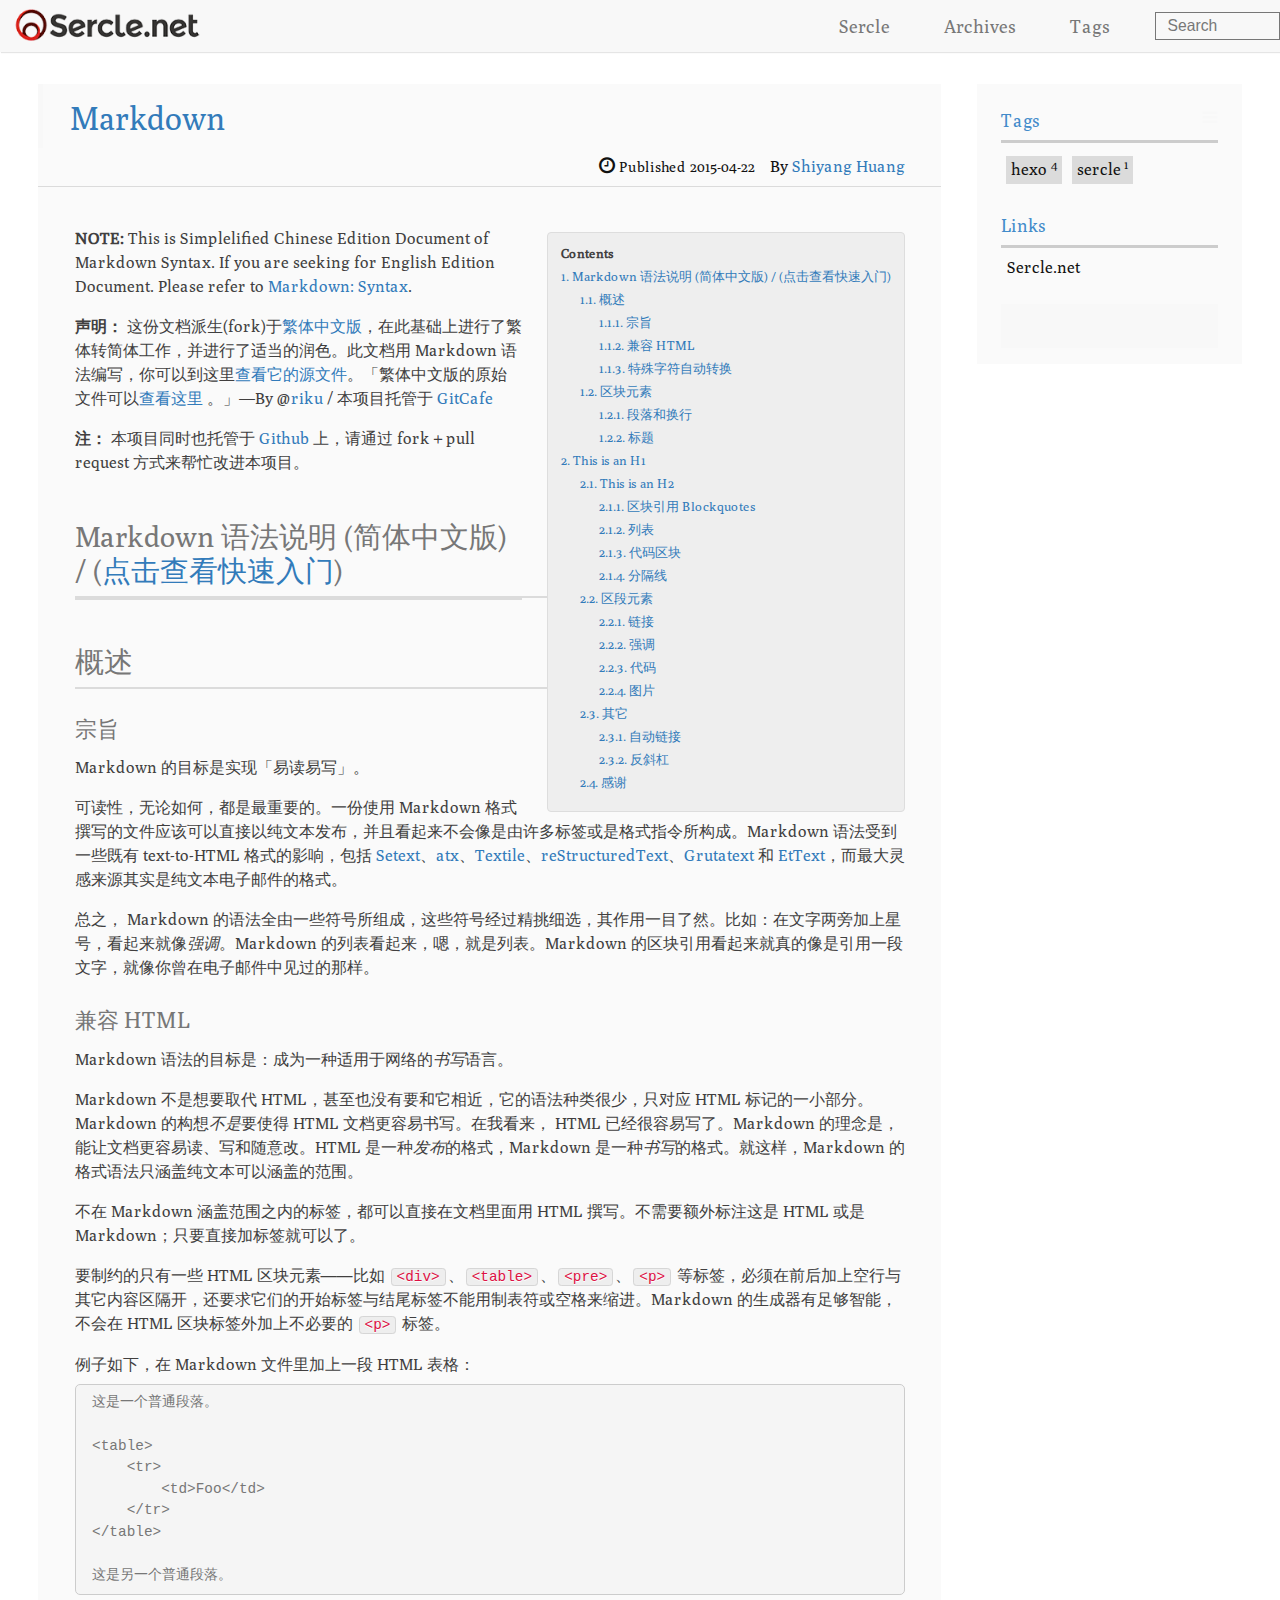
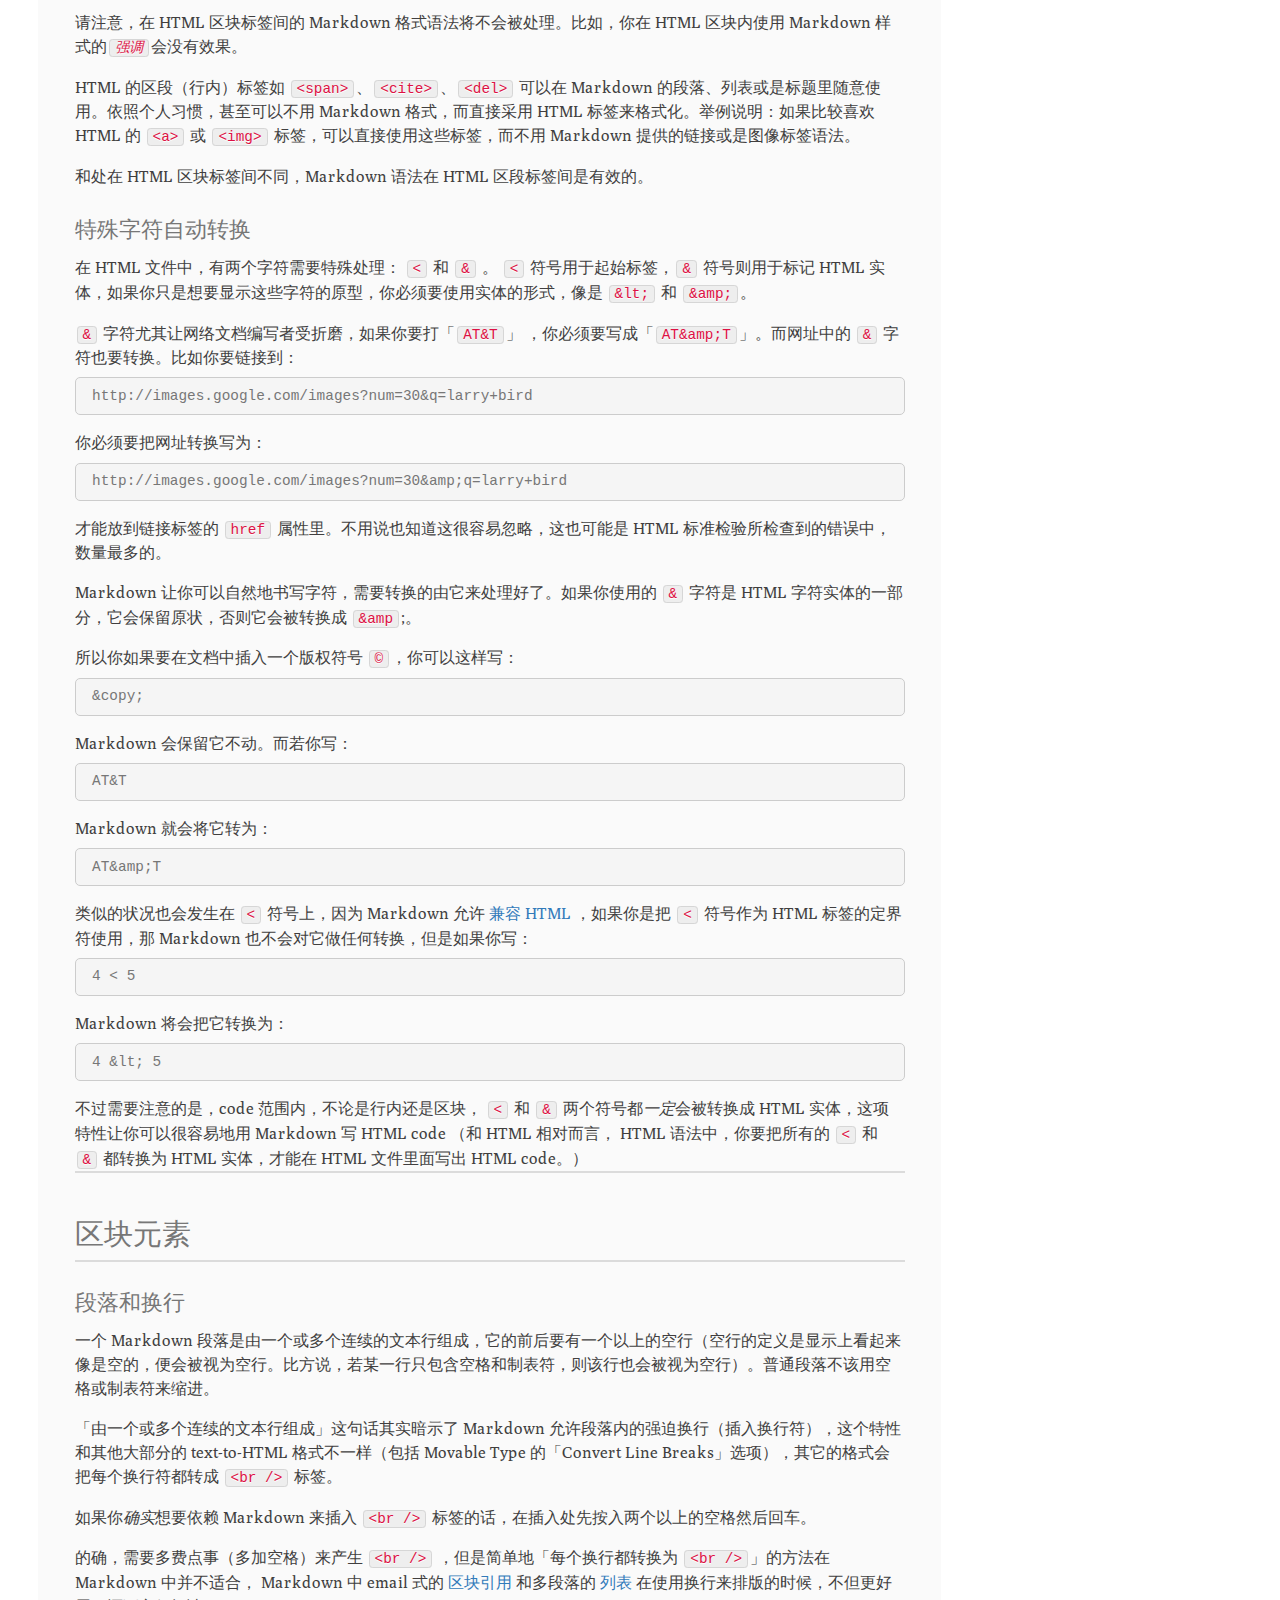
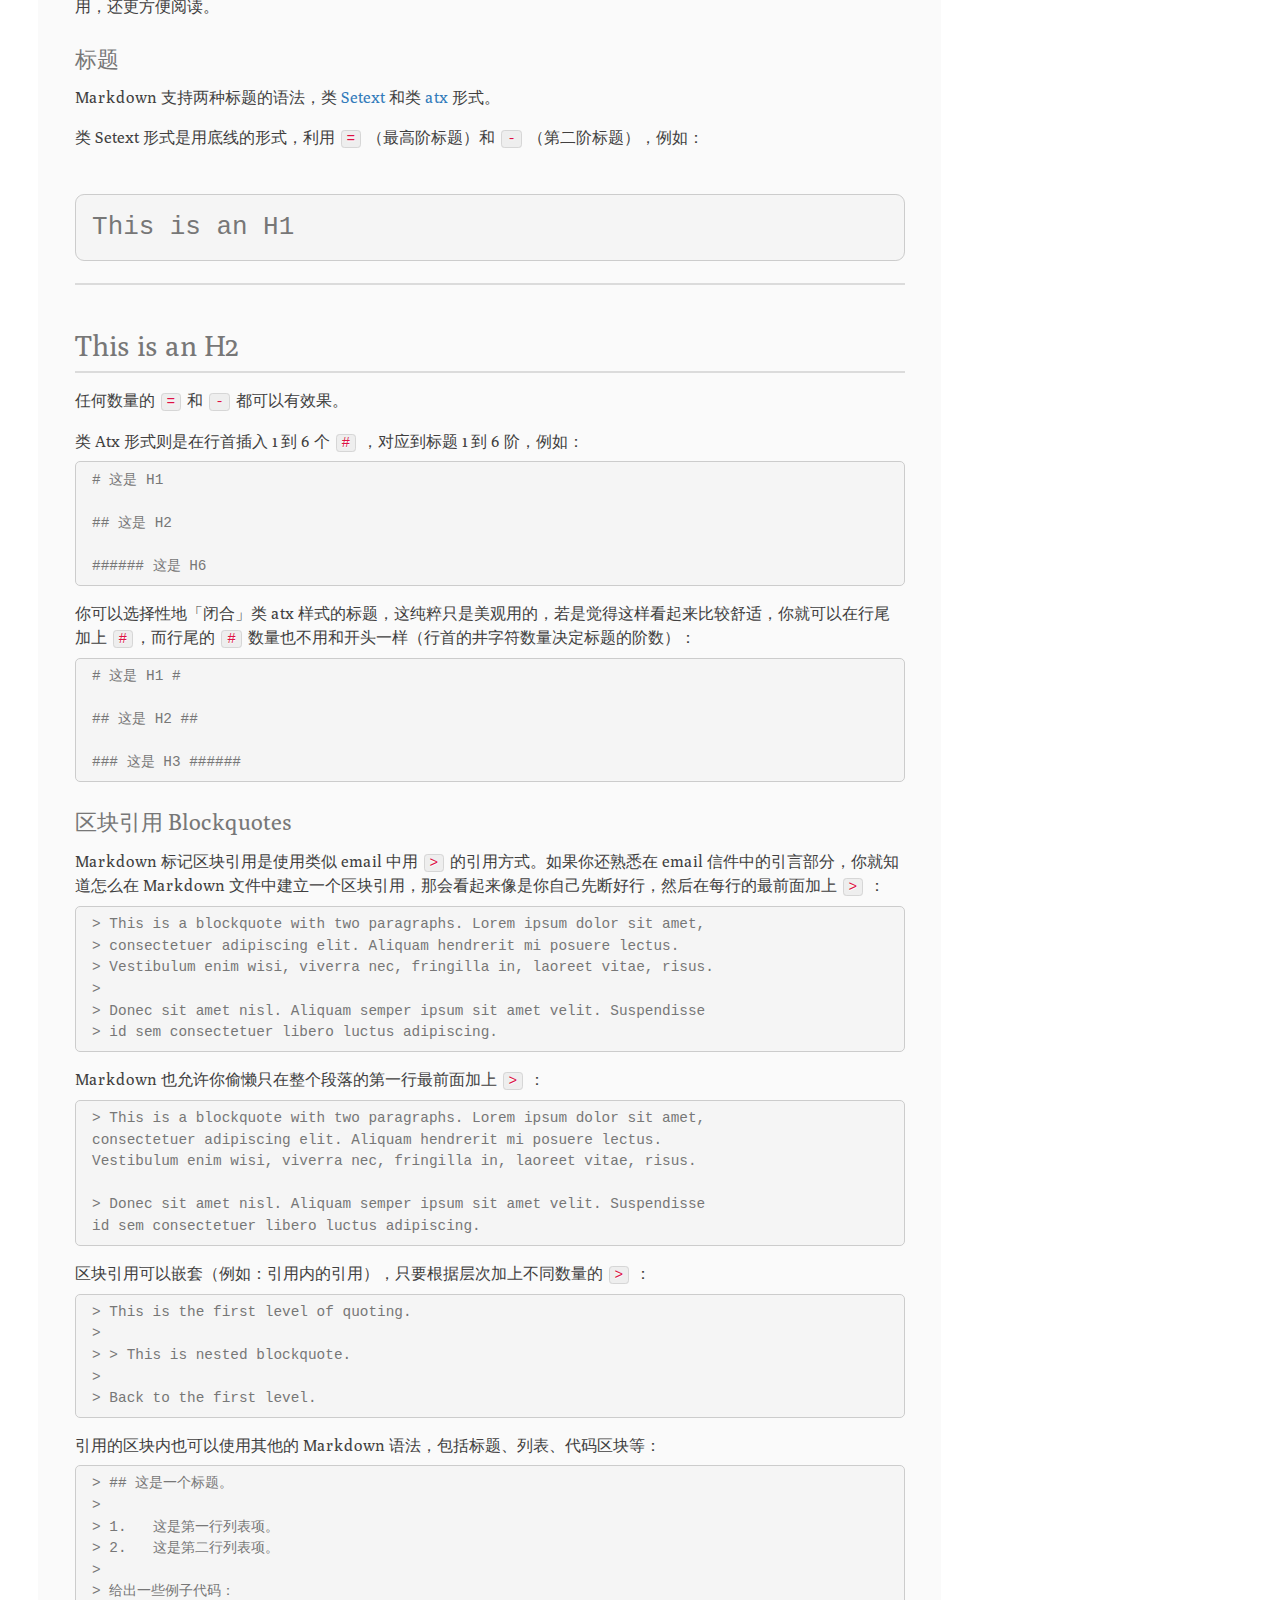
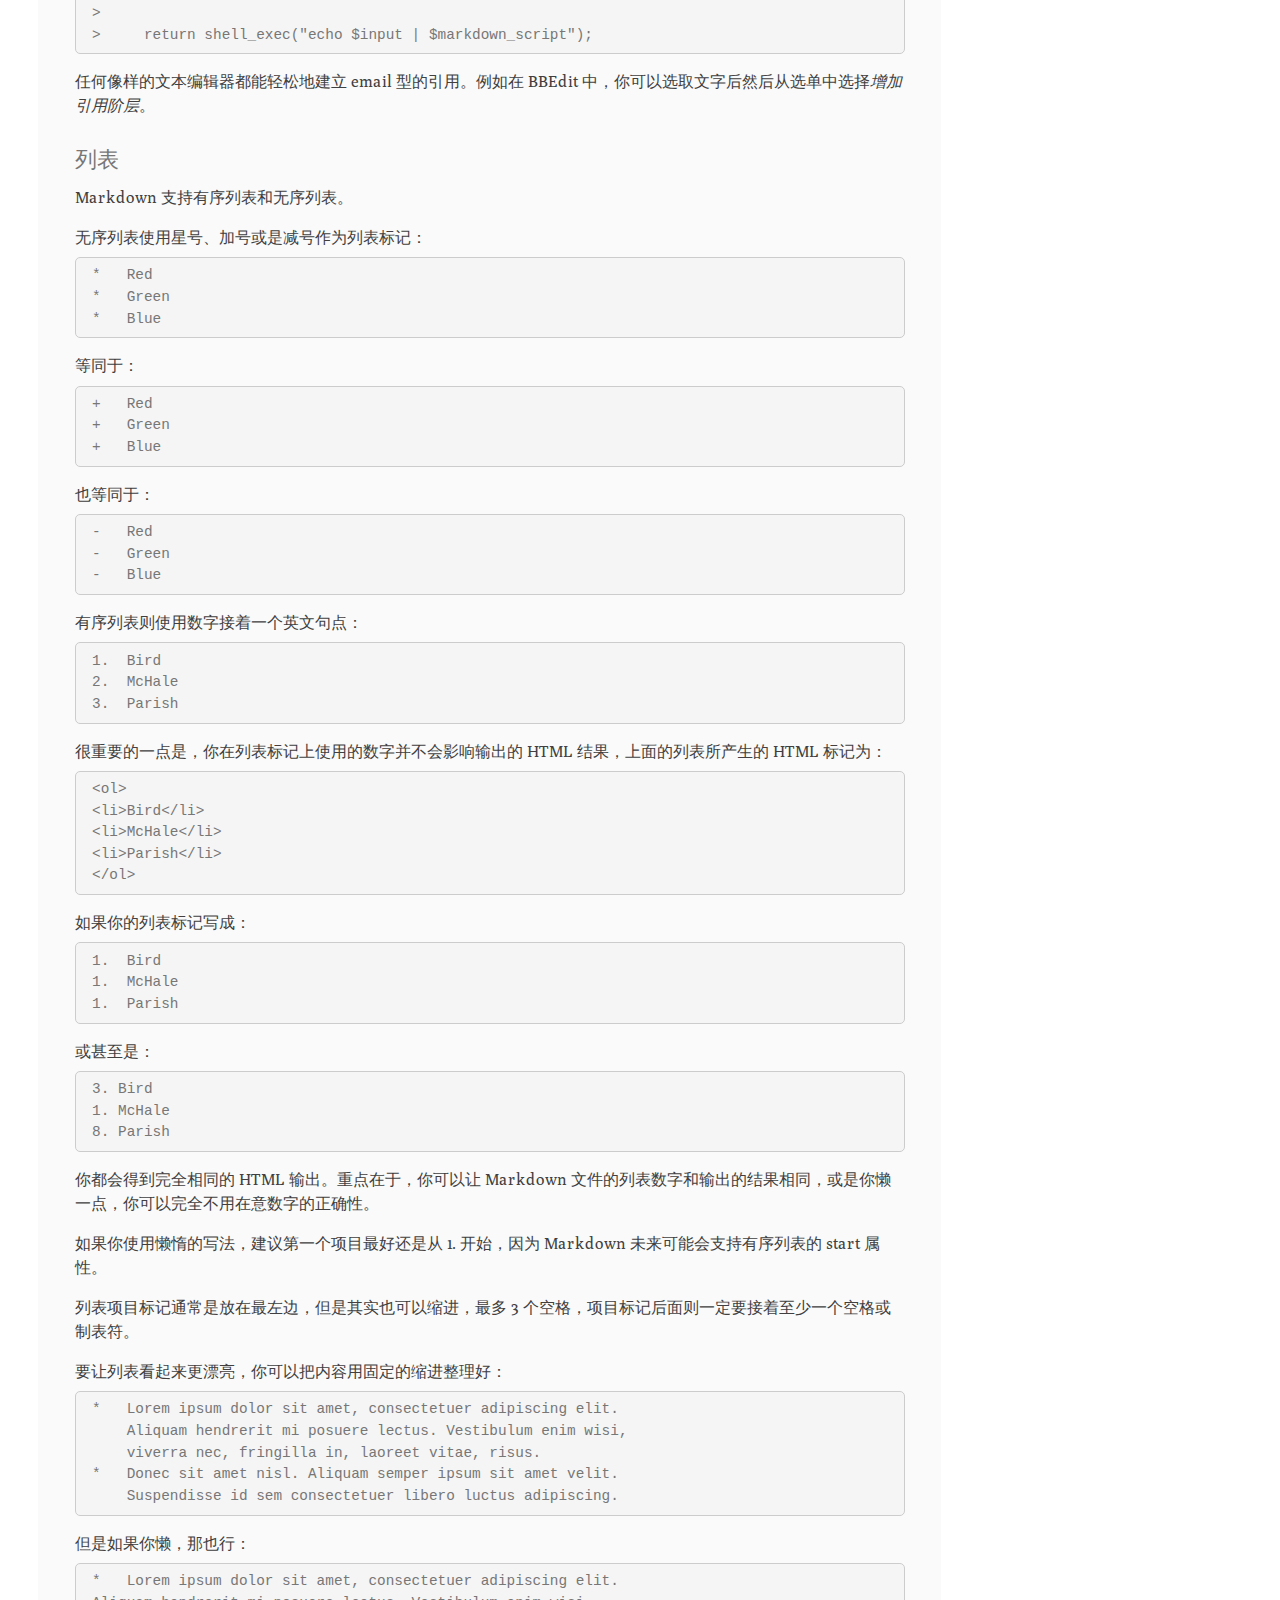
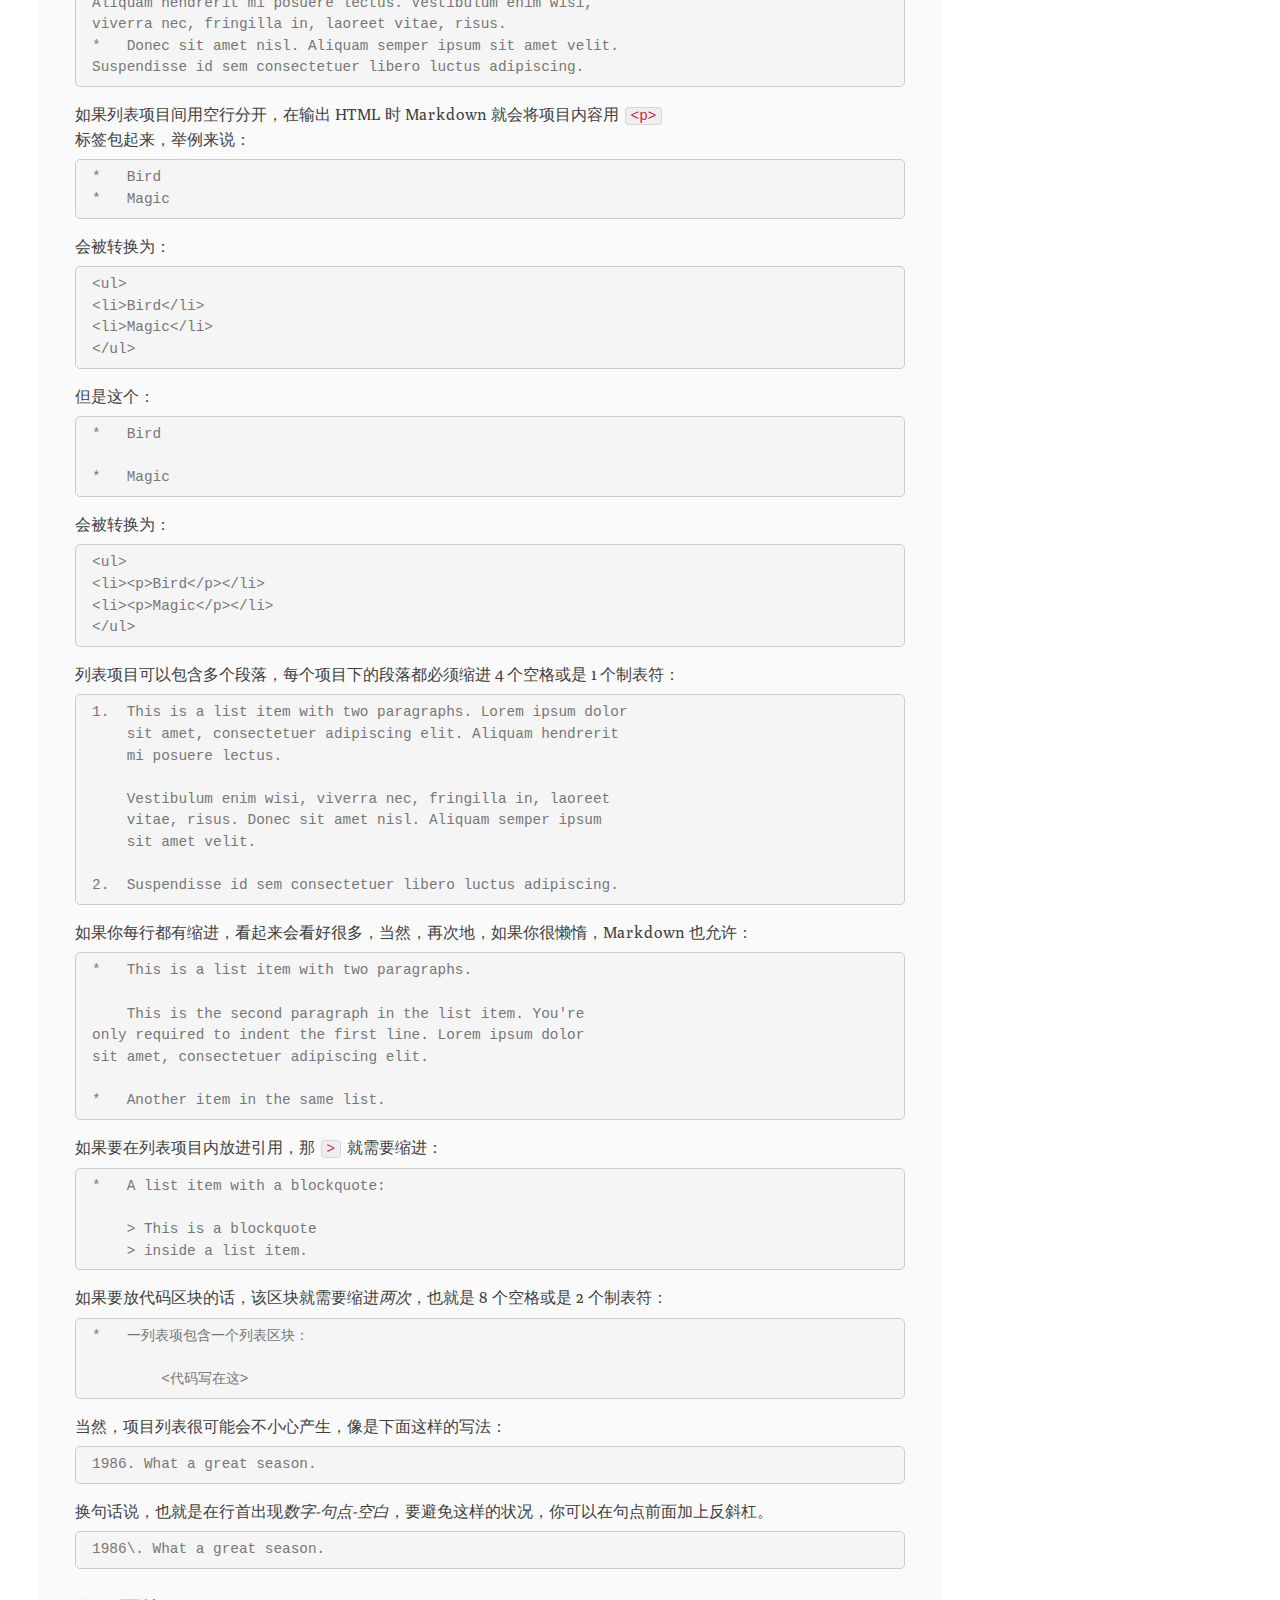
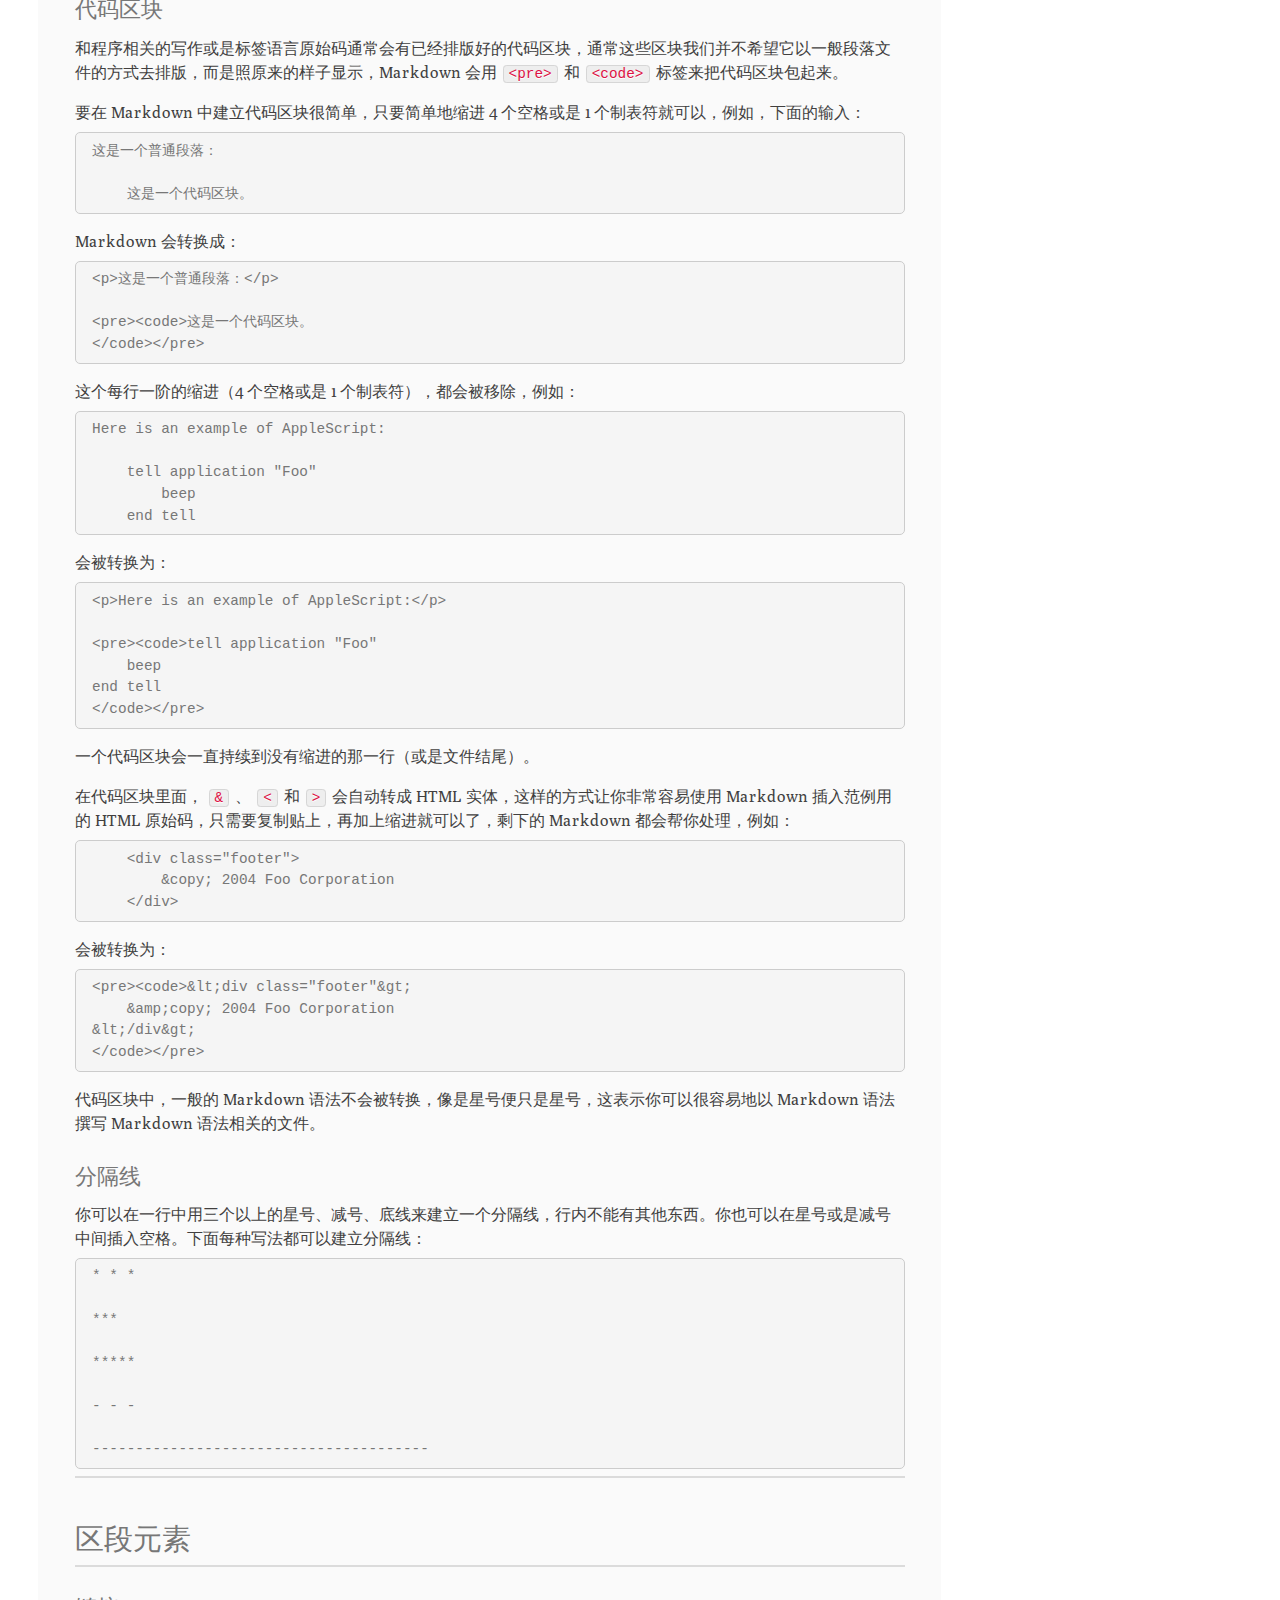
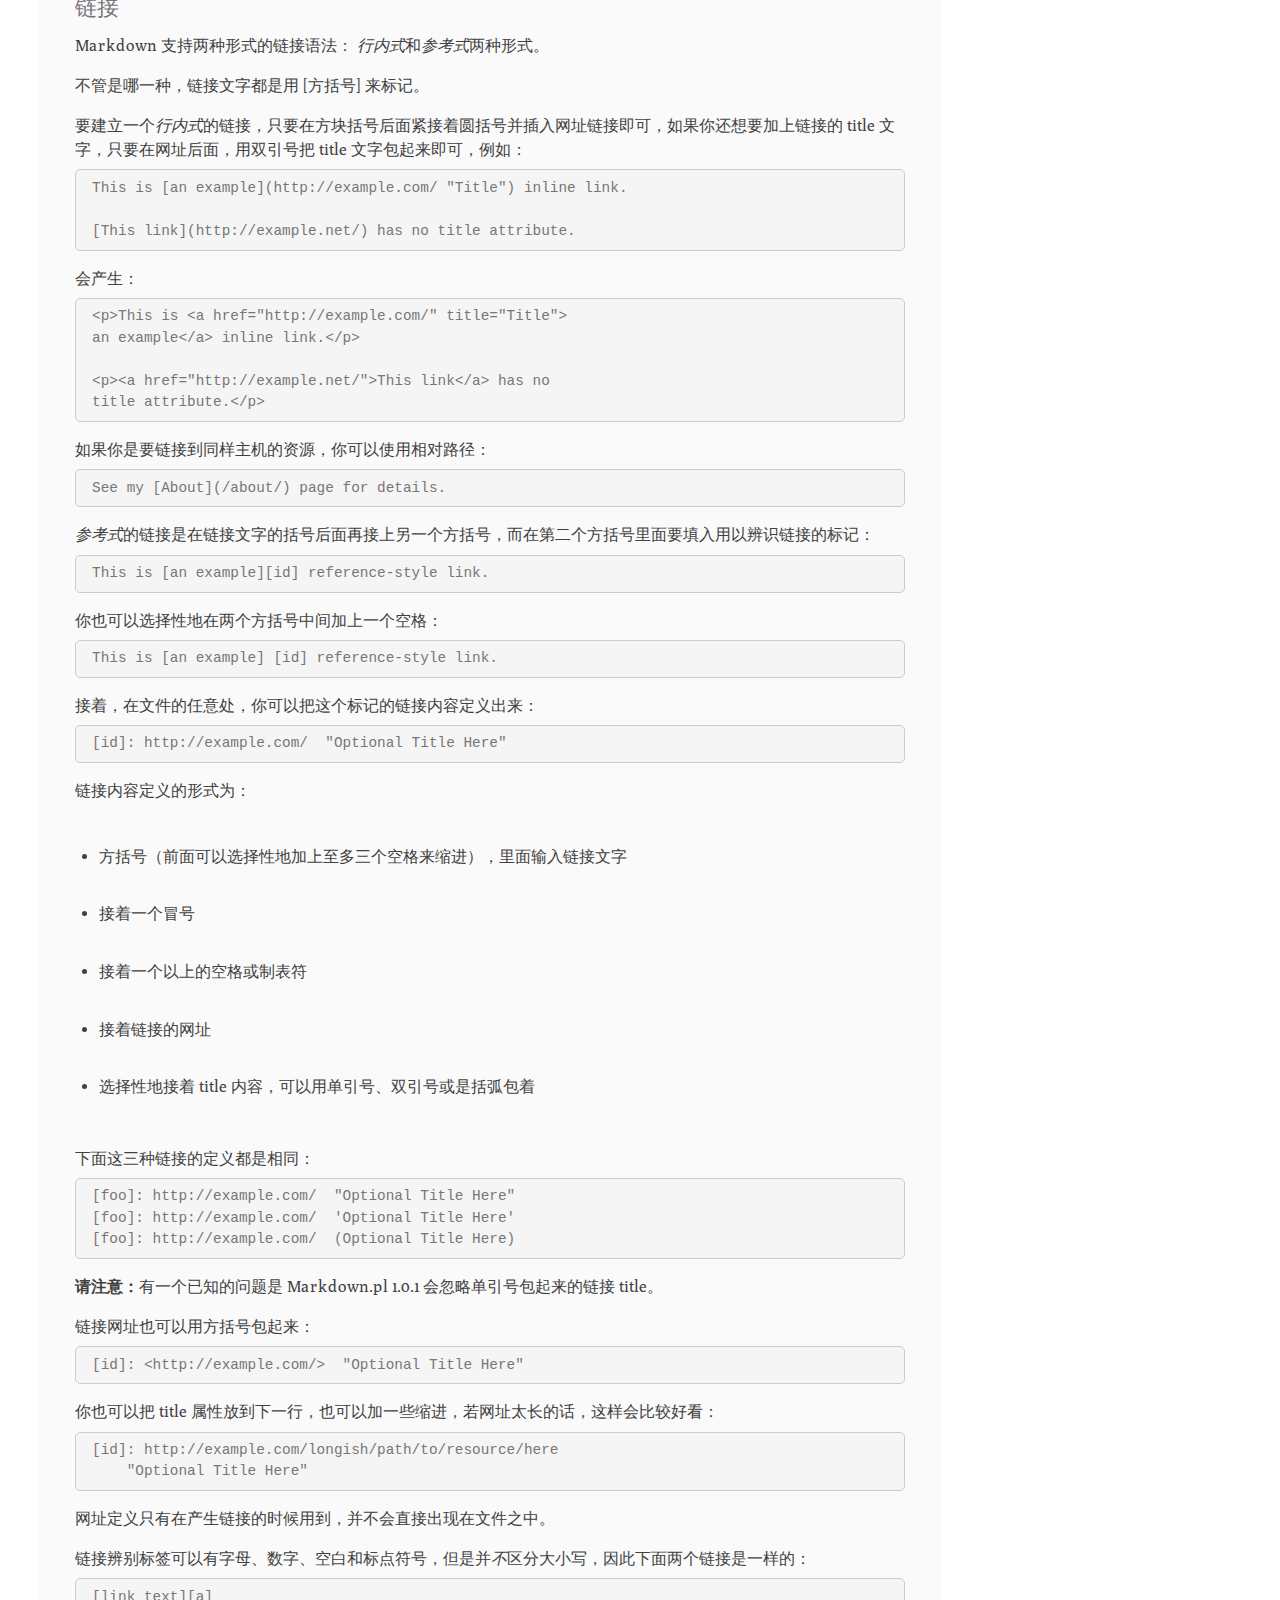
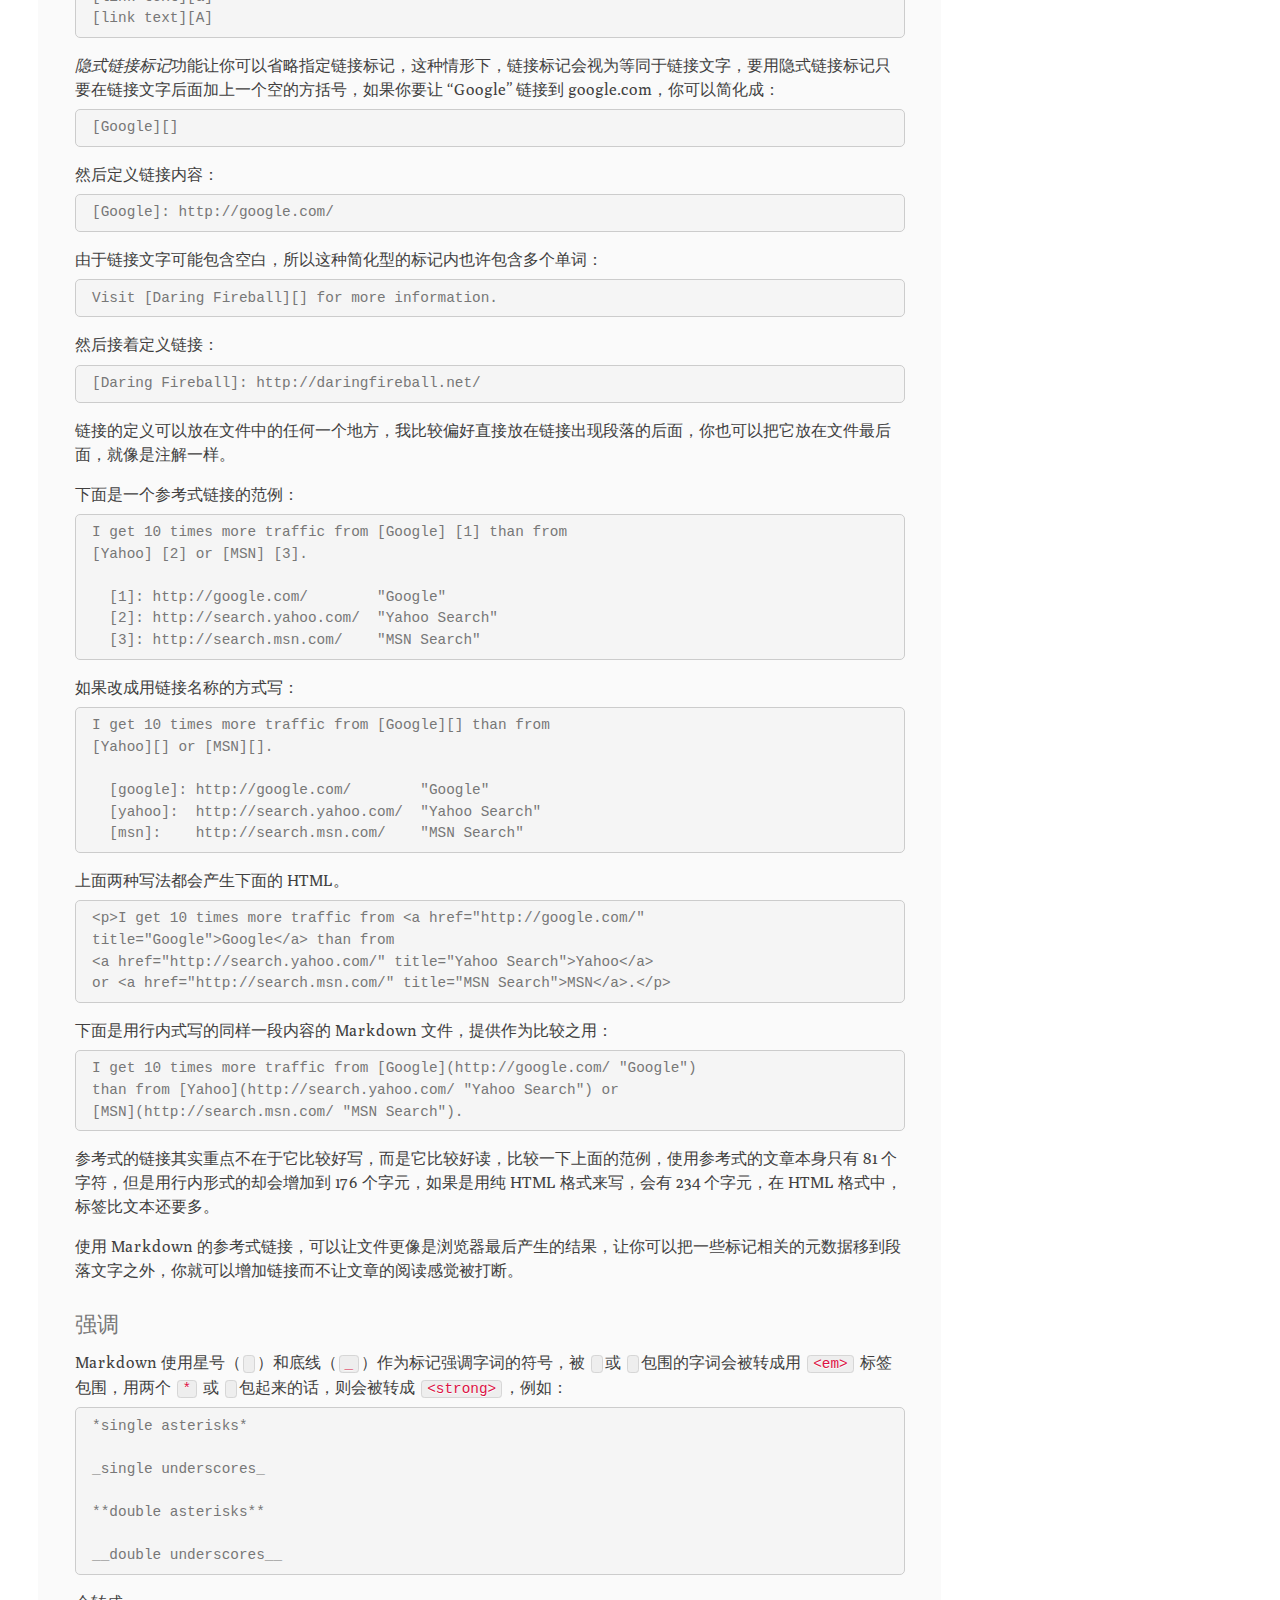
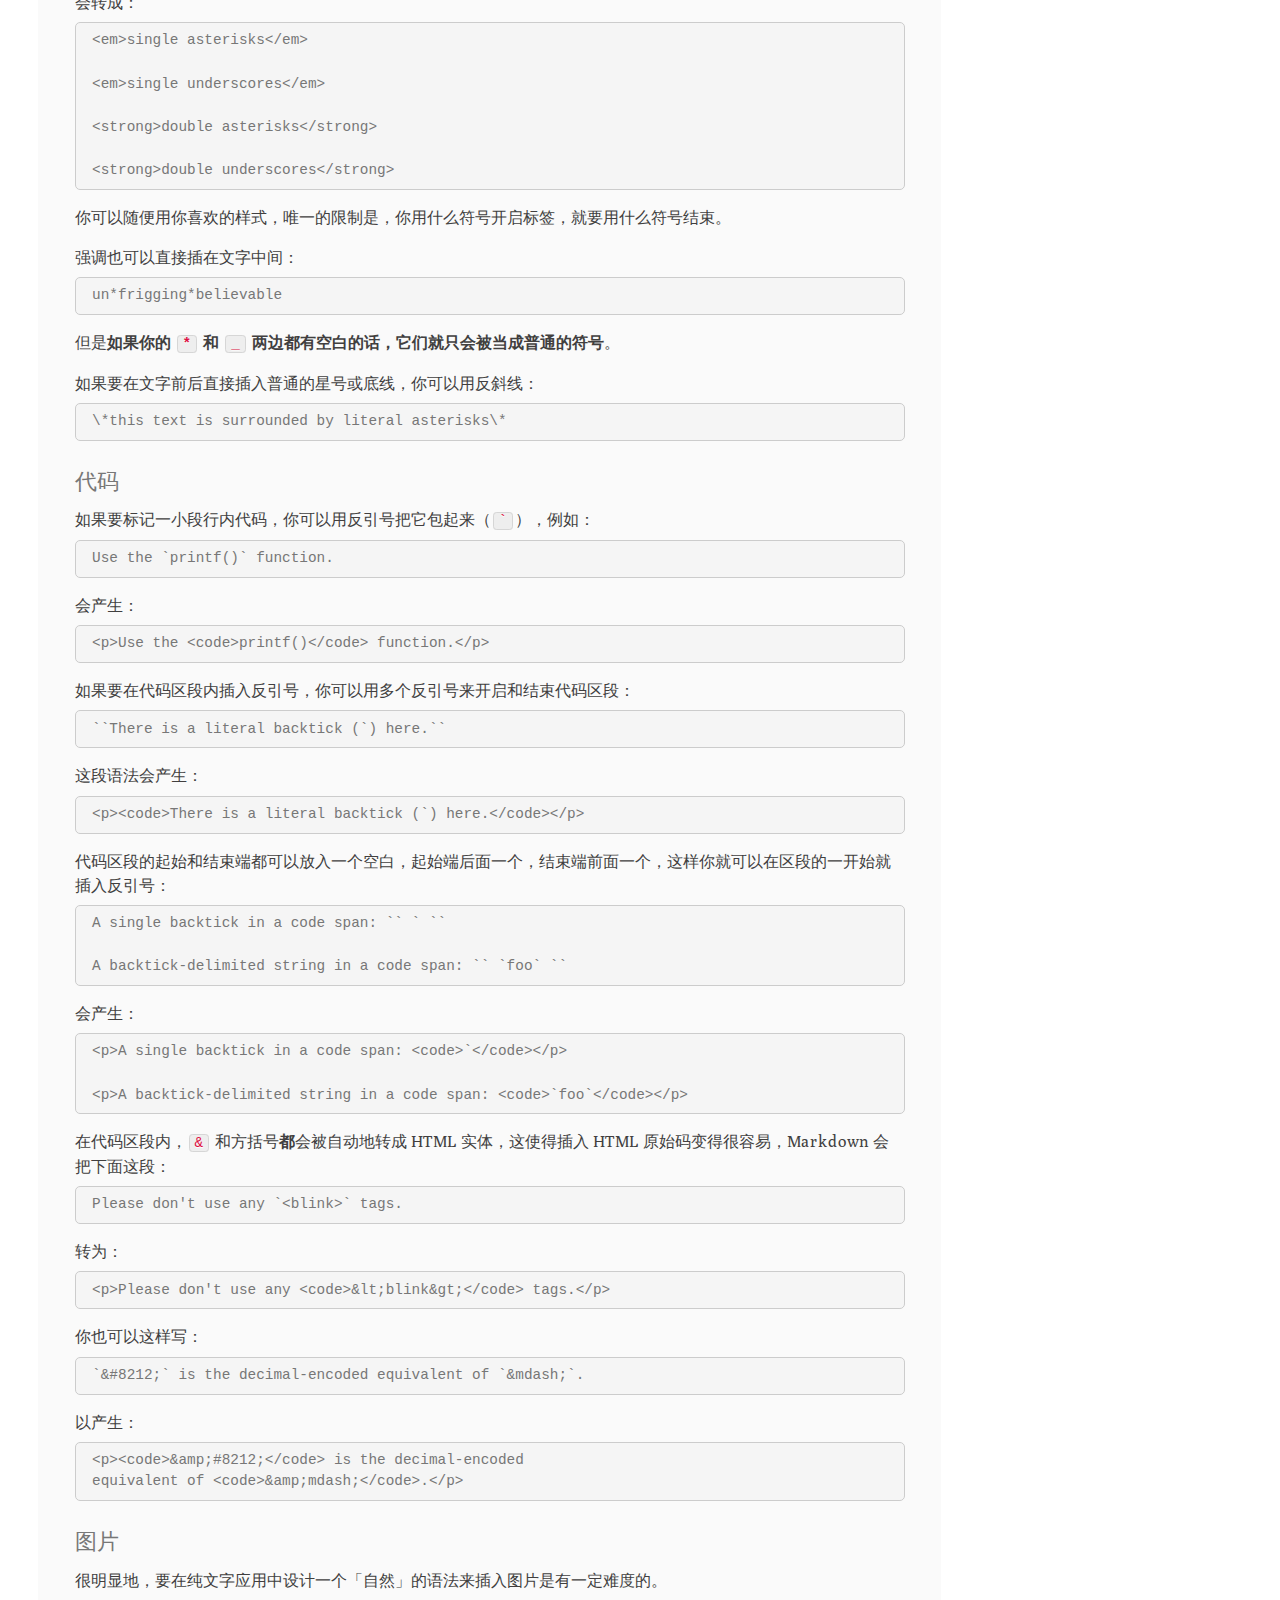
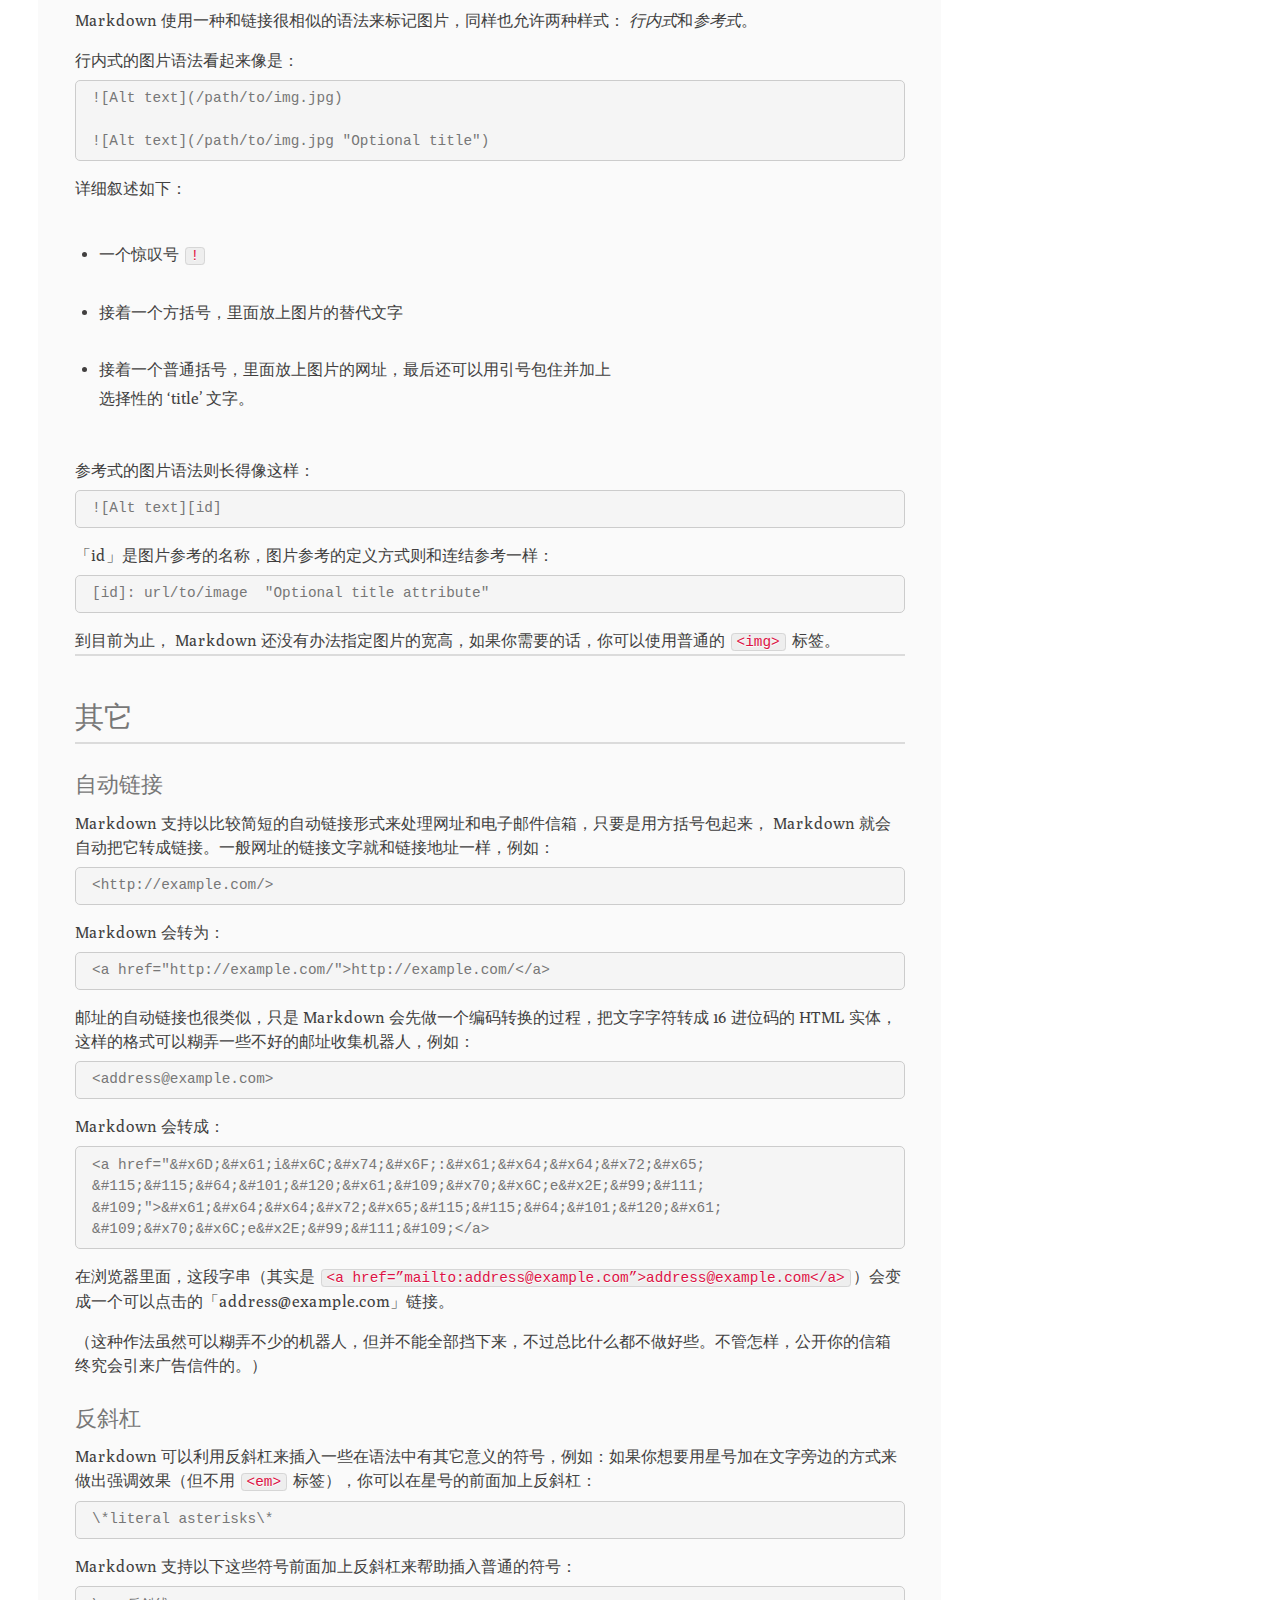
<file: 2015/04/22/mark-down/index.html>
<!DOCTYPE HTML>
<html lang="default">
<head>
  <meta charset="UTF-8">
  
    <title>Markdown | Sercle.net</title>
    <meta name="viewport" content="width=device-width, initial-scale=1,user-scalable=no">
    
    <meta name="author" content="Sercle.net">
    

    
    <meta name="description" content="NOTE: This is Simplelified  Chinese Edition Document of Markdown Syntax. If you are seeking for English Edition Document. Please refer to Markdown: Syntax.

声明： 这份文档派生(fork)于繁体中文版，在此基础上进行了繁体转简体工作，并进行了">
<meta property="og:type" content="article">
<meta property="og:title" content="Markdown">
<meta property="og:url" content="http://gitpage.huangshiyang.com/2015/04/22/mark-down/index.html">
<meta property="og:site_name" content="Sercle.net">
<meta property="og:description" content="NOTE: This is Simplelified  Chinese Edition Document of Markdown Syntax. If you are seeking for English Edition Document. Please refer to Markdown: Syntax.

声明： 这份文档派生(fork)于繁体中文版，在此基础上进行了繁体转简体工作，并进行了">
<meta name="twitter:card" content="summary">
<meta name="twitter:title" content="Markdown">
<meta name="twitter:description" content="NOTE: This is Simplelified  Chinese Edition Document of Markdown Syntax. If you are seeking for English Edition Document. Please refer to Markdown: Syntax.

声明： 这份文档派生(fork)于繁体中文版，在此基础上进行了繁体转简体工作，并进行了">

    
    <link rel="alternative" href="/#" title="Sercle.net" type="application/atom+xml">
    
    
    <link rel="icon" href="/img/favicon.ico">
    
    
    <link rel="apple-touch-icon" href="/img/jacman.jpg">
    <link rel="apple-touch-icon-precomposed" href="/img/jacman.jpg">
    
    <link rel="stylesheet" href="/css/style.css" type="text/css">
</head>

  <body>
    <header>
      
<div>
		
			<a href="#">
			<div id="imglogo">
				<a href="/"><img src="/img/nav-logo.gif" alt="Sercle.net" title="Sercle.net"/></a>
			</div>
			</a>
			
			<!---div id="textlogo">
				<h1 class="site-name"><a href="/" title="Sercle.net">Sercle.net</a></h1>
				<h2 class="blog-motto"></h2>
			</div--->
			<div class="navbar"><a class="navbutton navmobile" href="#" title="Menu">
			</a></div>
			<nav class="animated">
				<ul>
					<ul>
					 
						<li><a href="/">Sercle</a></li>
					
						<li><a href="/archives">Archives</a></li>
					
						<li><a href="/tags">Tags</a></li>
					
					<li>
 					
					<form class="search" action="//google.com/search" method="get" accept-charset="utf-8">
						<label>Search</label>
						<input type="search" id="search" name="q" autocomplete="off" maxlength="20" placeholder="Search" />
						<input type="hidden" name="q" value="site:gitpage.huangshiyang.com">
					</form>
					
					</li>
				</ul>
			</nav>			
</div>
    </header>
    <div id="container">
      <div id="main" class="post" itemscope itemprop="blogPost">
  
	<article itemprop="articleBody"> 
		<header class="article-info clearfix">
  <h1 itemprop="name">
    
      <a href="/2015/04/22/mark-down/" title="Markdown" itemprop="url">Markdown</a>
  </h1>
  <p class="article-author">By
       
		<a href="/about" title="Sercle.net" target="_blank" itemprop="author">Shiyang Huang</a>
		
  <p class="article-time">
    <time datetime="2015-04-22T07:58:06.000Z" itemprop="datePublished"> Published 2015-04-22</time>
    
  </p>
</header>
	<div class="article-content">
		
		<div id="toc" class="toc-article">
			<strong class="toc-title">Contents</strong>
		
			<ol class="toc"><li class="toc-item toc-level-1"><a class="toc-link" href="#undefined"><span class="toc-number">1.</span> <span class="toc-text">Markdown 语法说明 (简体中文版) / (点击查看快速入门)</span></a><ol class="toc-child"><li class="toc-item toc-level-2"><a class="toc-link" href="#overview"><span class="toc-number">1.1.</span> <span class="toc-text">概述</span></a><ol class="toc-child"><li class="toc-item toc-level-3"><a class="toc-link" href="#philosophy"><span class="toc-number">1.1.1.</span> <span class="toc-text">宗旨</span></a></li><li class="toc-item toc-level-3"><a class="toc-link" href="#html"><span class="toc-number">1.1.2.</span> <span class="toc-text">兼容 HTML</span></a></li><li class="toc-item toc-level-3"><a class="toc-link" href="#autoescape"><span class="toc-number">1.1.3.</span> <span class="toc-text">特殊字符自动转换</span></a></li></ol></li><li class="toc-item toc-level-2"><a class="toc-link" href="#block"><span class="toc-number">1.2.</span> <span class="toc-text">区块元素</span></a><ol class="toc-child"><li class="toc-item toc-level-3"><a class="toc-link" href="#p"><span class="toc-number">1.2.1.</span> <span class="toc-text">段落和换行</span></a></li><li class="toc-item toc-level-3"><a class="toc-link" href="#header"><span class="toc-number">1.2.2.</span> <span class="toc-text">标题</span></a></li></ol></li></ol></li><li class="toc-item toc-level-1"><a class="toc-link" href="#This_is_an_H1"><span class="toc-number">2.</span> <span class="toc-text">This is an H1</span></a><ol class="toc-child"><li class="toc-item toc-level-2"><a class="toc-link" href="#This_is_an_H2"><span class="toc-number">2.1.</span> <span class="toc-text">This is an H2</span></a><ol class="toc-child"><li class="toc-item toc-level-3"><a class="toc-link" href="#blockquote"><span class="toc-number">2.1.1.</span> <span class="toc-text">区块引用 Blockquotes</span></a></li><li class="toc-item toc-level-3"><a class="toc-link" href="#list"><span class="toc-number">2.1.2.</span> <span class="toc-text">列表</span></a></li><li class="toc-item toc-level-3"><a class="toc-link" href="#precode"><span class="toc-number">2.1.3.</span> <span class="toc-text">代码区块</span></a></li><li class="toc-item toc-level-3"><a class="toc-link" href="#hr"><span class="toc-number">2.1.4.</span> <span class="toc-text">分隔线</span></a></li></ol></li><li class="toc-item toc-level-2"><a class="toc-link" href="#span"><span class="toc-number">2.2.</span> <span class="toc-text">区段元素</span></a><ol class="toc-child"><li class="toc-item toc-level-3"><a class="toc-link" href="#link"><span class="toc-number">2.2.1.</span> <span class="toc-text">链接</span></a></li><li class="toc-item toc-level-3"><a class="toc-link" href="#em"><span class="toc-number">2.2.2.</span> <span class="toc-text">强调</span></a></li><li class="toc-item toc-level-3"><a class="toc-link" href="#code"><span class="toc-number">2.2.3.</span> <span class="toc-text">代码</span></a></li><li class="toc-item toc-level-3"><a class="toc-link" href="#img"><span class="toc-number">2.2.4.</span> <span class="toc-text">图片</span></a></li></ol></li><li class="toc-item toc-level-2"><a class="toc-link" href="#misc"><span class="toc-number">2.3.</span> <span class="toc-text">其它</span></a><ol class="toc-child"><li class="toc-item toc-level-3"><a class="toc-link" href="#autolink"><span class="toc-number">2.3.1.</span> <span class="toc-text">自动链接</span></a></li><li class="toc-item toc-level-3"><a class="toc-link" href="#backslash"><span class="toc-number">2.3.2.</span> <span class="toc-text">反斜杠</span></a></li></ol></li><li class="toc-item toc-level-2"><a class="toc-link" href="#acknowledgement"><span class="toc-number">2.4.</span> <span class="toc-text">感谢</span></a></li></ol></li></ol>
		
		</div>
		
		<p><strong>NOTE:</strong> This is Simplelified  Chinese Edition Document of Markdown Syntax. If you are seeking for English Edition Document. Please refer to <a href="http://daringfireball.net/projects/markdown/syntax" target="_blank" rel="external">Markdown: Syntax</a>.</p>

<p><strong>声明：</strong> 这份文档派生(fork)于<a href="http://markdown.tw/" target="_blank" rel="external">繁体中文版</a>，在此基础上进行了繁体转简体工作，并进行了适当的润色。此文档用 Markdown 语法编写，你可以到这里<a href="http://gitcafe.com/riku/Markdown-Syntax-CN/blob/master/syntax.md" target="_blank" rel="external">查看它的源文件</a>。「繁体中文版的原始文件可以<a href="https://github.com/othree/markdown-syntax-zhtw/blob/master/syntax.md" target="_blank" rel="external">查看这里</a> 。」—By @<a href="http://twitter.com/riku" target="_blank" rel="external">riku</a> / 本项目托管于 <a href="http://gitcafe.com/riku/Markdown-Syntax-CN" target="_blank" rel="external">GitCafe</a></p>

<p><strong>注：</strong> 本项目同时也托管于 <a href="https://github.com/riku/Markdown-Syntax-CN" target="_blank" rel="external">Github</a> 上，请通过 fork＋pull request 方式来帮忙改进本项目。</p>

<h1>Markdown 语法说明 (简体中文版) / (<a href="./basic.html">点击查看快速入门</a>)</h1>


<hr>

<h2 id="overview">概述</h2>

<h3 id="philosophy">宗旨</h3>

<p>Markdown 的目标是实现「易读易写」。</p>

<p>可读性，无论如何，都是最重要的。一份使用 Markdown 格式撰写的文件应该可以直接以纯文本发布，并且看起来不会像是由许多标签或是格式指令所构成。Markdown 语法受到一些既有 text-to-HTML 格式的影响，包括 <a href="http://docutils.sourceforge.net/mirror/setext.html" target="_blank" rel="external">Setext</a>、<a href="http://www.aaronsw.com/2002/atx/" target="_blank" rel="external">atx</a>、<a href="http://textism.com/tools/textile/" target="_blank" rel="external">Textile</a>、<a href="http://docutils.sourceforge.net/rst.html" target="_blank" rel="external">reStructuredText</a>、<a href="http://www.triptico.com/software/grutatxt.html" target="_blank" rel="external">Grutatext</a> 和 <a href="http://ettext.taint.org/doc/" target="_blank" rel="external">EtText</a>，而最大灵感来源其实是纯文本电子邮件的格式。</p>

<p>总之， Markdown 的语法全由一些符号所组成，这些符号经过精挑细选，其作用一目了然。比如：在文字两旁加上星号，看起来就像<em>强调</em>。Markdown 的列表看起来，嗯，就是列表。Markdown 的区块引用看起来就真的像是引用一段文字，就像你曾在电子邮件中见过的那样。</p>

<h3 id="html">兼容 HTML</h3>

<p>Markdown 语法的目标是：成为一种适用于网络的<em>书写</em>语言。</p>

<p>Markdown 不是想要取代 HTML，甚至也没有要和它相近，它的语法种类很少，只对应 HTML 标记的一小部分。Markdown 的构想<em>不是</em>要使得 HTML 文档更容易书写。在我看来， HTML 已经很容易写了。Markdown 的理念是，能让文档更容易读、写和随意改。HTML 是一种<em>发布</em>的格式，Markdown 是一种<em>书写</em>的格式。就这样，Markdown 的格式语法只涵盖纯文本可以涵盖的范围。</p>

<p>不在 Markdown 涵盖范围之内的标签，都可以直接在文档里面用 HTML 撰写。不需要额外标注这是 HTML 或是 Markdown；只要直接加标签就可以了。</p>

<p>要制约的只有一些 HTML 区块元素――比如 <code>&lt;div&gt;</code>、<code>&lt;table&gt;</code>、<code>&lt;pre&gt;</code>、<code>&lt;p&gt;</code> 等标签，必须在前后加上空行与其它内容区隔开，还要求它们的开始标签与结尾标签不能用制表符或空格来缩进。Markdown 的生成器有足够智能，不会在 HTML 区块标签外加上不必要的 <code>&lt;p&gt;</code> 标签。</p>

<p>例子如下，在 Markdown 文件里加上一段 HTML 表格：</p>

<pre><code>这是一个普通段落。

&lt;table&gt;
    &lt;tr&gt;
        &lt;td&gt;Foo&lt;/td&gt;
    &lt;/tr&gt;
&lt;/table&gt;

这是另一个普通段落。
</code></pre>

<p>请注意，在 HTML 区块标签间的 Markdown 格式语法将不会被处理。比如，你在 HTML 区块内使用 Markdown 样式的<code><em>强调</em></code>会没有效果。</p>

<p>HTML 的区段（行内）标签如 <code>&lt;span&gt;</code>、<code>&lt;cite&gt;</code>、<code>&lt;del&gt;</code> 可以在 Markdown 的段落、列表或是标题里随意使用。依照个人习惯，甚至可以不用 Markdown 格式，而直接采用 HTML 标签来格式化。举例说明：如果比较喜欢 HTML 的 <code>&lt;a&gt;</code> 或 <code>&lt;img&gt;</code> 标签，可以直接使用这些标签，而不用 Markdown 提供的链接或是图像标签语法。</p>

<p>和处在 HTML 区块标签间不同，Markdown 语法在 HTML 区段标签间是有效的。</p>

<h3 id="autoescape">特殊字符自动转换</h3>

<p>在 HTML 文件中，有两个字符需要特殊处理： <code>&lt;</code> 和 <code>&amp;</code> 。 <code>&lt;</code> 符号用于起始标签，<code>&amp;</code> 符号则用于标记 HTML 实体，如果你只是想要显示这些字符的原型，你必须要使用实体的形式，像是 <code>&amp;lt;</code> 和 <code>&amp;amp;</code>。</p>

<p><code>&amp;</code> 字符尤其让网络文档编写者受折磨，如果你要打「<code>AT&amp;T</code>」 ，你必须要写成「<code>AT&amp;amp;T</code>」。而网址中的 <code>&amp;</code> 字符也要转换。比如你要链接到：</p>

<pre><code>http://images.google.com/images?num=30&amp;q=larry+bird
</code></pre>

<p>你必须要把网址转换写为：</p>

<pre><code>http://images.google.com/images?num=30&amp;amp;q=larry+bird
</code></pre>

<p>才能放到链接标签的 <code>href</code> 属性里。不用说也知道这很容易忽略，这也可能是 HTML 标准检验所检查到的错误中，数量最多的。</p>

<p>Markdown 让你可以自然地书写字符，需要转换的由它来处理好了。如果你使用的 <code>&amp;</code> 字符是 HTML 字符实体的一部分，它会保留原状，否则它会被转换成 <code>&amp;amp</code>;。</p>

<p>所以你如果要在文档中插入一个版权符号 <code>©</code>，你可以这样写：</p>

<pre><code>&amp;copy;
</code></pre>

<p>Markdown 会保留它不动。而若你写：</p>

<pre><code>AT&amp;T
</code></pre>

<p>Markdown 就会将它转为：</p>

<pre><code>AT&amp;amp;T
</code></pre>

<p>类似的状况也会发生在 <code>&lt;</code> 符号上，因为 Markdown 允许 <a href="#html">兼容 HTML</a> ，如果你是把 <code>&lt;</code> 符号作为 HTML 标签的定界符使用，那 Markdown 也不会对它做任何转换，但是如果你写：</p>

<pre><code>4 &lt; 5
</code></pre>

<p>Markdown 将会把它转换为：</p>

<pre><code>4 &amp;lt; 5
</code></pre>

<p>不过需要注意的是，code 范围内，不论是行内还是区块， <code>&lt;</code> 和 <code>&amp;</code> 两个符号都<em>一定</em>会被转换成 HTML 实体，这项特性让你可以很容易地用 Markdown 写 HTML code （和 HTML 相对而言， HTML 语法中，你要把所有的 <code>&lt;</code> 和 <code>&amp;</code> 都转换为 HTML 实体，才能在 HTML 文件里面写出 HTML code。）</p>

<hr>

<h2 id="block">区块元素</h2>

<h3 id="p">段落和换行</h3>

<p>一个 Markdown 段落是由一个或多个连续的文本行组成，它的前后要有一个以上的空行（空行的定义是显示上看起来像是空的，便会被视为空行。比方说，若某一行只包含空格和制表符，则该行也会被视为空行）。普通段落不该用空格或制表符来缩进。</p>

<p>「由一个或多个连续的文本行组成」这句话其实暗示了 Markdown 允许段落内的强迫换行（插入换行符），这个特性和其他大部分的 text-to-HTML 格式不一样（包括 Movable Type 的「Convert Line Breaks」选项），其它的格式会把每个换行符都转成 <code>&lt;br /&gt;</code> 标签。</p>

<p>如果你<em>确实</em>想要依赖 Markdown 来插入 <code>&lt;br /&gt;</code> 标签的话，在插入处先按入两个以上的空格然后回车。</p>

<p>的确，需要多费点事（多加空格）来产生 <code>&lt;br /&gt;</code> ，但是简单地「每个换行都转换为 <code>&lt;br /&gt;</code>」的方法在 Markdown 中并不适合， Markdown 中 email 式的 <a href="#blockquote">区块引用</a> 和多段落的 <a href="#list">列表</a> 在使用换行来排版的时候，不但更好用，还更方便阅读。</p>

<h3 id="header">标题</h3>

<p>Markdown 支持两种标题的语法，类 <a href="http://docutils.sourceforge.net/mirror/setext.html" target="_blank" rel="external">Setext</a> 和类 <a href="http://www.aaronsw.com/2002/atx/" target="_blank" rel="external">atx</a> 形式。</p>

<p>类 Setext 形式是用底线的形式，利用 <code>=</code> （最高阶标题）和 <code>-</code> （第二阶标题），例如：</p>

<h1 id="This_is_an_H1"><pre><code>This is an H1</code></pre></h1><h2 id="This_is_an_H2">This is an H2</h2><p></p>
<p>任何数量的 <code>=</code> 和 <code>-</code> 都可以有效果。</p>

<p>类 Atx 形式则是在行首插入 1 到 6 个 <code>#</code> ，对应到标题 1 到 6 阶，例如：</p>

<pre><code># 这是 H1

## 这是 H2

###### 这是 H6
</code></pre>

<p>你可以选择性地「闭合」类 atx 样式的标题，这纯粹只是美观用的，若是觉得这样看起来比较舒适，你就可以在行尾加上 <code>#</code>，而行尾的 <code>#</code> 数量也不用和开头一样（行首的井字符数量决定标题的阶数）：</p>

<pre><code># 这是 H1 #

## 这是 H2 ##

### 这是 H3 ######
</code></pre>

<h3 id="blockquote">区块引用 Blockquotes</h3>

<p>Markdown 标记区块引用是使用类似 email 中用 <code>&gt;</code> 的引用方式。如果你还熟悉在 email 信件中的引言部分，你就知道怎么在 Markdown 文件中建立一个区块引用，那会看起来像是你自己先断好行，然后在每行的最前面加上 <code>&gt;</code> ：</p>

<pre><code>&gt; This is a blockquote with two paragraphs. Lorem ipsum dolor sit amet,
&gt; consectetuer adipiscing elit. Aliquam hendrerit mi posuere lectus.
&gt; Vestibulum enim wisi, viverra nec, fringilla in, laoreet vitae, risus.
&gt; 
&gt; Donec sit amet nisl. Aliquam semper ipsum sit amet velit. Suspendisse
&gt; id sem consectetuer libero luctus adipiscing.
</code></pre>

<p>Markdown 也允许你偷懒只在整个段落的第一行最前面加上 <code>&gt;</code> ：</p>

<pre><code>&gt; This is a blockquote with two paragraphs. Lorem ipsum dolor sit amet,
consectetuer adipiscing elit. Aliquam hendrerit mi posuere lectus.
Vestibulum enim wisi, viverra nec, fringilla in, laoreet vitae, risus.

&gt; Donec sit amet nisl. Aliquam semper ipsum sit amet velit. Suspendisse
id sem consectetuer libero luctus adipiscing.
</code></pre>

<p>区块引用可以嵌套（例如：引用内的引用），只要根据层次加上不同数量的 <code>&gt;</code> ：</p>

<pre><code>&gt; This is the first level of quoting.
&gt;
&gt; &gt; This is nested blockquote.
&gt;
&gt; Back to the first level.
</code></pre>

<p>引用的区块内也可以使用其他的 Markdown 语法，包括标题、列表、代码区块等：</p>

<pre><code>&gt; ## 这是一个标题。
&gt; 
&gt; 1.   这是第一行列表项。
&gt; 2.   这是第二行列表项。
&gt; 
&gt; 给出一些例子代码：
&gt; 
&gt;     return shell_exec("echo $input | $markdown_script");
</code></pre>

<p>任何像样的文本编辑器都能轻松地建立 email 型的引用。例如在 BBEdit 中，你可以选取文字后然后从选单中选择<em>增加引用阶层</em>。</p>

<h3 id="list">列表</h3>

<p>Markdown 支持有序列表和无序列表。</p>

<p>无序列表使用星号、加号或是减号作为列表标记：</p>

<pre><code>*   Red
*   Green
*   Blue
</code></pre>

<p>等同于：</p>

<pre><code>+   Red
+   Green
+   Blue
</code></pre>

<p>也等同于：</p>

<pre><code>-   Red
-   Green
-   Blue
</code></pre>

<p>有序列表则使用数字接着一个英文句点：</p>

<pre><code>1.  Bird
2.  McHale
3.  Parish
</code></pre>

<p>很重要的一点是，你在列表标记上使用的数字并不会影响输出的 HTML 结果，上面的列表所产生的 HTML 标记为：</p>

<pre><code>&lt;ol&gt;
&lt;li&gt;Bird&lt;/li&gt;
&lt;li&gt;McHale&lt;/li&gt;
&lt;li&gt;Parish&lt;/li&gt;
&lt;/ol&gt;
</code></pre>

<p>如果你的列表标记写成：</p>

<pre><code>1.  Bird
1.  McHale
1.  Parish
</code></pre>

<p>或甚至是：</p>

<pre><code>3. Bird
1. McHale
8. Parish
</code></pre>

<p>你都会得到完全相同的 HTML 输出。重点在于，你可以让 Markdown 文件的列表数字和输出的结果相同，或是你懒一点，你可以完全不用在意数字的正确性。</p>

<p>如果你使用懒惰的写法，建议第一个项目最好还是从 1. 开始，因为 Markdown 未来可能会支持有序列表的 start 属性。</p>

<p>列表项目标记通常是放在最左边，但是其实也可以缩进，最多 3 个空格，项目标记后面则一定要接着至少一个空格或制表符。</p>

<p>要让列表看起来更漂亮，你可以把内容用固定的缩进整理好：</p>

<pre><code>*   Lorem ipsum dolor sit amet, consectetuer adipiscing elit.
    Aliquam hendrerit mi posuere lectus. Vestibulum enim wisi,
    viverra nec, fringilla in, laoreet vitae, risus.
*   Donec sit amet nisl. Aliquam semper ipsum sit amet velit.
    Suspendisse id sem consectetuer libero luctus adipiscing.
</code></pre>

<p>但是如果你懒，那也行：</p>

<pre><code>*   Lorem ipsum dolor sit amet, consectetuer adipiscing elit.
Aliquam hendrerit mi posuere lectus. Vestibulum enim wisi,
viverra nec, fringilla in, laoreet vitae, risus.
*   Donec sit amet nisl. Aliquam semper ipsum sit amet velit.
Suspendisse id sem consectetuer libero luctus adipiscing.
</code></pre>

<p>如果列表项目间用空行分开，在输出 HTML 时 Markdown 就会将项目内容用 <code>&lt;p&gt;</code><br>标签包起来，举例来说：</p>

<pre><code>*   Bird
*   Magic
</code></pre>

<p>会被转换为：</p>

<pre><code>&lt;ul&gt;
&lt;li&gt;Bird&lt;/li&gt;
&lt;li&gt;Magic&lt;/li&gt;
&lt;/ul&gt;
</code></pre>

<p>但是这个：</p>

<pre><code>*   Bird

*   Magic
</code></pre>

<p>会被转换为：</p>

<pre><code>&lt;ul&gt;
&lt;li&gt;&lt;p&gt;Bird&lt;/p&gt;&lt;/li&gt;
&lt;li&gt;&lt;p&gt;Magic&lt;/p&gt;&lt;/li&gt;
&lt;/ul&gt;
</code></pre>

<p>列表项目可以包含多个段落，每个项目下的段落都必须缩进 4 个空格或是 1 个制表符：</p>

<pre><code>1.  This is a list item with two paragraphs. Lorem ipsum dolor
    sit amet, consectetuer adipiscing elit. Aliquam hendrerit
    mi posuere lectus.

    Vestibulum enim wisi, viverra nec, fringilla in, laoreet
    vitae, risus. Donec sit amet nisl. Aliquam semper ipsum
    sit amet velit.

2.  Suspendisse id sem consectetuer libero luctus adipiscing.
</code></pre>

<p>如果你每行都有缩进，看起来会看好很多，当然，再次地，如果你很懒惰，Markdown 也允许：</p>

<pre><code>*   This is a list item with two paragraphs.

    This is the second paragraph in the list item. You're
only required to indent the first line. Lorem ipsum dolor
sit amet, consectetuer adipiscing elit.

*   Another item in the same list.
</code></pre>

<p>如果要在列表项目内放进引用，那 <code>&gt;</code> 就需要缩进：</p>

<pre><code>*   A list item with a blockquote:

    &gt; This is a blockquote
    &gt; inside a list item.
</code></pre>

<p>如果要放代码区块的话，该区块就需要缩进<em>两次</em>，也就是 8 个空格或是 2 个制表符：</p>

<pre><code>*   一列表项包含一个列表区块：

        &lt;代码写在这&gt;
</code></pre>

<p>当然，项目列表很可能会不小心产生，像是下面这样的写法：</p>

<pre><code>1986. What a great season.
</code></pre>

<p>换句话说，也就是在行首出现<em>数字-句点-空白</em>，要避免这样的状况，你可以在句点前面加上反斜杠。</p>

<pre><code>1986\. What a great season.
</code></pre>

<h3 id="precode">代码区块</h3>

<p>和程序相关的写作或是标签语言原始码通常会有已经排版好的代码区块，通常这些区块我们并不希望它以一般段落文件的方式去排版，而是照原来的样子显示，Markdown 会用 <code>&lt;pre&gt;</code> 和 <code>&lt;code&gt;</code> 标签来把代码区块包起来。</p>

<p>要在 Markdown 中建立代码区块很简单，只要简单地缩进 4 个空格或是 1 个制表符就可以，例如，下面的输入：</p>

<pre><code>这是一个普通段落：

    这是一个代码区块。
</code></pre>

<p>Markdown 会转换成：</p>

<pre><code>&lt;p&gt;这是一个普通段落：&lt;/p&gt;

&lt;pre&gt;&lt;code&gt;这是一个代码区块。
&lt;/code&gt;&lt;/pre&gt;
</code></pre>

<p>这个每行一阶的缩进（4 个空格或是 1 个制表符），都会被移除，例如：</p>

<pre><code>Here is an example of AppleScript:

    tell application "Foo"
        beep
    end tell
</code></pre>

<p>会被转换为：</p>

<pre><code>&lt;p&gt;Here is an example of AppleScript:&lt;/p&gt;

&lt;pre&gt;&lt;code&gt;tell application "Foo"
    beep
end tell
&lt;/code&gt;&lt;/pre&gt;
</code></pre>

<p>一个代码区块会一直持续到没有缩进的那一行（或是文件结尾）。</p>

<p>在代码区块里面， <code>&amp;</code> 、 <code>&lt;</code> 和 <code>&gt;</code> 会自动转成 HTML 实体，这样的方式让你非常容易使用 Markdown 插入范例用的 HTML 原始码，只需要复制贴上，再加上缩进就可以了，剩下的 Markdown 都会帮你处理，例如：</p>

<pre><code>    &lt;div class="footer"&gt;
        &amp;copy; 2004 Foo Corporation
    &lt;/div&gt;
</code></pre>

<p>会被转换为：</p>

<pre><code>&lt;pre&gt;&lt;code&gt;&amp;lt;div class="footer"&amp;gt;
    &amp;amp;copy; 2004 Foo Corporation
&amp;lt;/div&amp;gt;
&lt;/code&gt;&lt;/pre&gt;
</code></pre>

<p>代码区块中，一般的 Markdown 语法不会被转换，像是星号便只是星号，这表示你可以很容易地以 Markdown 语法撰写 Markdown 语法相关的文件。</p>

<h3 id="hr">分隔线</h3>

<p>你可以在一行中用三个以上的星号、减号、底线来建立一个分隔线，行内不能有其他东西。你也可以在星号或是减号中间插入空格。下面每种写法都可以建立分隔线：</p>

<pre><code>* * *

***

*****

- - -

---------------------------------------
</code></pre>

<hr>

<h2 id="span">区段元素</h2>

<h3 id="link">链接</h3>

<p>Markdown 支持两种形式的链接语法： <em>行内式</em>和<em>参考式</em>两种形式。</p>

<p>不管是哪一种，链接文字都是用 [方括号] 来标记。</p>

<p>要建立一个<em>行内式</em>的链接，只要在方块括号后面紧接着圆括号并插入网址链接即可，如果你还想要加上链接的 title 文字，只要在网址后面，用双引号把 title 文字包起来即可，例如：</p>

<pre><code>This is [an example](http://example.com/ "Title") inline link.

[This link](http://example.net/) has no title attribute.
</code></pre>

<p>会产生：</p>

<pre><code>&lt;p&gt;This is &lt;a href="http://example.com/" title="Title"&gt;
an example&lt;/a&gt; inline link.&lt;/p&gt;

&lt;p&gt;&lt;a href="http://example.net/"&gt;This link&lt;/a&gt; has no
title attribute.&lt;/p&gt;
</code></pre>

<p>如果你是要链接到同样主机的资源，你可以使用相对路径：</p>

<pre><code>See my [About](/about/) page for details.
</code></pre>

<p><em>参考式</em>的链接是在链接文字的括号后面再接上另一个方括号，而在第二个方括号里面要填入用以辨识链接的标记：</p>

<pre><code>This is [an example][id] reference-style link.
</code></pre>

<p>你也可以选择性地在两个方括号中间加上一个空格：</p>

<pre><code>This is [an example] [id] reference-style link.
</code></pre>

<p>接着，在文件的任意处，你可以把这个标记的链接内容定义出来：</p>

<pre><code>[id]: http://example.com/  "Optional Title Here"
</code></pre>

<p>链接内容定义的形式为：</p>

<ul><br><li>方括号（前面可以选择性地加上至多三个空格来缩进），里面输入链接文字</li><br><li>接着一个冒号</li><br><li>接着一个以上的空格或制表符</li><br><li>接着链接的网址</li><br><li>选择性地接着 title 内容，可以用单引号、双引号或是括弧包着</li><br></ul>

<p>下面这三种链接的定义都是相同：</p>

<pre><code>[foo]: http://example.com/  "Optional Title Here"
[foo]: http://example.com/  'Optional Title Here'
[foo]: http://example.com/  (Optional Title Here)
</code></pre>

<p><strong>请注意：</strong>有一个已知的问题是 Markdown.pl 1.0.1 会忽略单引号包起来的链接 title。</p>

<p>链接网址也可以用方括号包起来：</p>

<pre><code>[id]: &lt;http://example.com/&gt;  "Optional Title Here"
</code></pre>

<p>你也可以把 title 属性放到下一行，也可以加一些缩进，若网址太长的话，这样会比较好看：</p>

<pre><code>[id]: http://example.com/longish/path/to/resource/here
    "Optional Title Here"
</code></pre>

<p>网址定义只有在产生链接的时候用到，并不会直接出现在文件之中。</p>

<p>链接辨别标签可以有字母、数字、空白和标点符号，但是并<em>不</em>区分大小写，因此下面两个链接是一样的：</p>

<pre><code>[link text][a]
[link text][A]
</code></pre>

<p><em>隐式链接标记</em>功能让你可以省略指定链接标记，这种情形下，链接标记会视为等同于链接文字，要用隐式链接标记只要在链接文字后面加上一个空的方括号，如果你要让 “Google” 链接到 google.com，你可以简化成：</p>

<pre><code>[Google][]
</code></pre>

<p>然后定义链接内容：</p>

<pre><code>[Google]: http://google.com/
</code></pre>

<p>由于链接文字可能包含空白，所以这种简化型的标记内也许包含多个单词：</p>

<pre><code>Visit [Daring Fireball][] for more information.
</code></pre>

<p>然后接着定义链接：</p>

<pre><code>[Daring Fireball]: http://daringfireball.net/
</code></pre>

<p>链接的定义可以放在文件中的任何一个地方，我比较偏好直接放在链接出现段落的后面，你也可以把它放在文件最后面，就像是注解一样。</p>

<p>下面是一个参考式链接的范例：</p>

<pre><code>I get 10 times more traffic from [Google] [1] than from
[Yahoo] [2] or [MSN] [3].

  [1]: http://google.com/        "Google"
  [2]: http://search.yahoo.com/  "Yahoo Search"
  [3]: http://search.msn.com/    "MSN Search"
</code></pre>

<p>如果改成用链接名称的方式写：</p>

<pre><code>I get 10 times more traffic from [Google][] than from
[Yahoo][] or [MSN][].

  [google]: http://google.com/        "Google"
  [yahoo]:  http://search.yahoo.com/  "Yahoo Search"
  [msn]:    http://search.msn.com/    "MSN Search"
</code></pre>

<p>上面两种写法都会产生下面的 HTML。</p>

<pre><code>&lt;p&gt;I get 10 times more traffic from &lt;a href="http://google.com/"
title="Google"&gt;Google&lt;/a&gt; than from
&lt;a href="http://search.yahoo.com/" title="Yahoo Search"&gt;Yahoo&lt;/a&gt;
or &lt;a href="http://search.msn.com/" title="MSN Search"&gt;MSN&lt;/a&gt;.&lt;/p&gt;
</code></pre>

<p>下面是用行内式写的同样一段内容的 Markdown 文件，提供作为比较之用：</p>

<pre><code>I get 10 times more traffic from [Google](http://google.com/ "Google")
than from [Yahoo](http://search.yahoo.com/ "Yahoo Search") or
[MSN](http://search.msn.com/ "MSN Search").
</code></pre>

<p>参考式的链接其实重点不在于它比较好写，而是它比较好读，比较一下上面的范例，使用参考式的文章本身只有 81 个字符，但是用行内形式的却会增加到 176 个字元，如果是用纯 HTML 格式来写，会有 234 个字元，在 HTML 格式中，标签比文本还要多。</p>

<p>使用 Markdown 的参考式链接，可以让文件更像是浏览器最后产生的结果，让你可以把一些标记相关的元数据移到段落文字之外，你就可以增加链接而不让文章的阅读感觉被打断。</p>

<h3 id="em">强调</h3>

<p>Markdown 使用星号（<code><em></em></code>）和底线（<code>_</code>）作为标记强调字词的符号，被 <code></code> 或 <code><em></em></code> 包围的字词会被转成用 <code>&lt;em&gt;</code> 标签包围，用两个 <code>*</code> 或 <code></code> 包起来的话，则会被转成 <code>&lt;strong&gt;</code>，例如：</p>

<pre><code>*single asterisks*

_single underscores_

**double asterisks**

__double underscores__
</code></pre>

<p>会转成：</p>

<pre><code>&lt;em&gt;single asterisks&lt;/em&gt;

&lt;em&gt;single underscores&lt;/em&gt;

&lt;strong&gt;double asterisks&lt;/strong&gt;

&lt;strong&gt;double underscores&lt;/strong&gt;
</code></pre>

<p>你可以随便用你喜欢的样式，唯一的限制是，你用什么符号开启标签，就要用什么符号结束。</p>

<p>强调也可以直接插在文字中间：</p>

<pre><code>un*frigging*believable
</code></pre>

<p>但是<strong>如果你的 <code>*</code> 和 <code>_</code> 两边都有空白的话，它们就只会被当成普通的符号</strong>。</p>

<p>如果要在文字前后直接插入普通的星号或底线，你可以用反斜线：</p>

<pre><code>\*this text is surrounded by literal asterisks\*
</code></pre>

<h3 id="code">代码</h3>

<p>如果要标记一小段行内代码，你可以用反引号把它包起来（<code>`</code>），例如：</p>

<pre><code>Use the `printf()` function.
</code></pre>

<p>会产生：</p>

<pre><code>&lt;p&gt;Use the &lt;code&gt;printf()&lt;/code&gt; function.&lt;/p&gt;
</code></pre>

<p>如果要在代码区段内插入反引号，你可以用多个反引号来开启和结束代码区段：</p>

<pre><code>``There is a literal backtick (`) here.``
</code></pre>

<p>这段语法会产生：</p>

<pre><code>&lt;p&gt;&lt;code&gt;There is a literal backtick (`) here.&lt;/code&gt;&lt;/p&gt;
</code></pre>

<p>代码区段的起始和结束端都可以放入一个空白，起始端后面一个，结束端前面一个，这样你就可以在区段的一开始就插入反引号：</p>

<pre><code>A single backtick in a code span: `` ` ``

A backtick-delimited string in a code span: `` `foo` ``
</code></pre>

<p>会产生：</p>

<pre><code>&lt;p&gt;A single backtick in a code span: &lt;code&gt;`&lt;/code&gt;&lt;/p&gt;

&lt;p&gt;A backtick-delimited string in a code span: &lt;code&gt;`foo`&lt;/code&gt;&lt;/p&gt;
</code></pre>

<p>在代码区段内，<code>&amp;</code> 和方括号<strong>都</strong>会被自动地转成 HTML 实体，这使得插入 HTML 原始码变得很容易，Markdown 会把下面这段：</p>

<pre><code>Please don't use any `&lt;blink&gt;` tags.
</code></pre>

<p>转为：</p>

<pre><code>&lt;p&gt;Please don't use any &lt;code&gt;&amp;lt;blink&amp;gt;&lt;/code&gt; tags.&lt;/p&gt;
</code></pre>

<p>你也可以这样写：</p>

<pre><code>`&amp;#8212;` is the decimal-encoded equivalent of `&amp;mdash;`.
</code></pre>

<p>以产生：</p>

<pre><code>&lt;p&gt;&lt;code&gt;&amp;amp;#8212;&lt;/code&gt; is the decimal-encoded
equivalent of &lt;code&gt;&amp;amp;mdash;&lt;/code&gt;.&lt;/p&gt;
</code></pre>

<h3 id="img">图片</h3>

<p>很明显地，要在纯文字应用中设计一个「自然」的语法来插入图片是有一定难度的。</p>

<p>Markdown 使用一种和链接很相似的语法来标记图片，同样也允许两种样式： <em>行内式</em>和<em>参考式</em>。</p>

<p>行内式的图片语法看起来像是：</p>

<pre><code>![Alt text](/path/to/img.jpg)

![Alt text](/path/to/img.jpg "Optional title")
</code></pre>

<p>详细叙述如下：</p>

<ul><br><li>一个惊叹号 <code>!</code></li><br><li>接着一个方括号，里面放上图片的替代文字</li><br><li>接着一个普通括号，里面放上图片的网址，最后还可以用引号包住并加上<br>选择性的 ‘title’ 文字。</li><br></ul>

<p>参考式的图片语法则长得像这样：</p>

<pre><code>![Alt text][id]
</code></pre>

<p>「id」是图片参考的名称，图片参考的定义方式则和连结参考一样：</p>

<pre><code>[id]: url/to/image  "Optional title attribute"
</code></pre>

<p>到目前为止， Markdown 还没有办法指定图片的宽高，如果你需要的话，你可以使用普通的 <code>&lt;img&gt;</code> 标签。</p>

<hr>

<h2 id="misc">其它</h2>

<h3 id="autolink">自动链接</h3>

<p>Markdown 支持以比较简短的自动链接形式来处理网址和电子邮件信箱，只要是用方括号包起来， Markdown 就会自动把它转成链接。一般网址的链接文字就和链接地址一样，例如：</p>

<pre><code>&lt;http://example.com/&gt;
</code></pre>

<p>Markdown 会转为：</p>

<pre><code>&lt;a href="http://example.com/"&gt;http://example.com/&lt;/a&gt;
</code></pre>

<p>邮址的自动链接也很类似，只是 Markdown 会先做一个编码转换的过程，把文字字符转成 16 进位码的 HTML 实体，这样的格式可以糊弄一些不好的邮址收集机器人，例如：</p>

<pre><code>&lt;address@example.com&gt;
</code></pre>

<p>Markdown 会转成：</p>

<pre><code>&lt;a href="&amp;#x6D;&amp;#x61;i&amp;#x6C;&amp;#x74;&amp;#x6F;:&amp;#x61;&amp;#x64;&amp;#x64;&amp;#x72;&amp;#x65;
&amp;#115;&amp;#115;&amp;#64;&amp;#101;&amp;#120;&amp;#x61;&amp;#109;&amp;#x70;&amp;#x6C;e&amp;#x2E;&amp;#99;&amp;#111;
&amp;#109;"&gt;&amp;#x61;&amp;#x64;&amp;#x64;&amp;#x72;&amp;#x65;&amp;#115;&amp;#115;&amp;#64;&amp;#101;&amp;#120;&amp;#x61;
&amp;#109;&amp;#x70;&amp;#x6C;e&amp;#x2E;&amp;#99;&amp;#111;&amp;#109;&lt;/a&gt;
</code></pre>

<p>在浏览器里面，这段字串（其实是 <code>&lt;a href=”mailto:address@example.com”&gt;address@example.com&lt;/a&gt;</code>）会变成一个可以点击的「address@example.com」链接。</p>

<p>（这种作法虽然可以糊弄不少的机器人，但并不能全部挡下来，不过总比什么都不做好些。不管怎样，公开你的信箱终究会引来广告信件的。）</p>

<h3 id="backslash">反斜杠</h3>

<p>Markdown 可以利用反斜杠来插入一些在语法中有其它意义的符号，例如：如果你想要用星号加在文字旁边的方式来做出强调效果（但不用 <code>&lt;em&gt;</code> 标签），你可以在星号的前面加上反斜杠：</p>

<pre><code>\*literal asterisks\*
</code></pre>

<p>Markdown 支持以下这些符号前面加上反斜杠来帮助插入普通的符号：</p>

<pre><code>\   反斜线
`   反引号
*   星号
_   底线
{}  花括号
[]  方括号
()  括弧
#   井字号
+   加号
-   减号
.   英文句点
!   惊叹号
</code></pre>

<h2 id="acknowledgement">感谢</h2>

<p>感谢 <a href="https://twitter.com/#!/leafy7382" target="_blank" rel="external">leafy7382</a> 协助翻译，<a href="http://iamhlb.com/" target="_blank" rel="external">hlb</a>、<a href="http://twitter.com/randylien" target="_blank" rel="external">Randylien</a> 帮忙润稿，<a href="https://twitter.com/#!/ethantw" target="_blank" rel="external">ethantw</a> 的<a href="http://ethantw.net/projects/han/" target="_blank" rel="external">汉字标准格式・CSS Reset</a>， <a href="http://kidwm.net/" target="_blank" rel="external">WM</a> 回报文字错误。</p>

<p>感谢 <a href="https://github.com/fenprace" target="_blank" rel="external">fenprace</a>，<a href="https://github.com/addv" target="_blank" rel="external">addv</a>。</p>  
	</div>
		<footer class="article-footer clearfix">
<div class="article-catetags">


  <div class="article-tags">
  
  <span></span> <a href="/tags/hexo/">hexo</a>
  </div>

</div>



	<div class="article-share" id="share">
	
	  <div data-url="http://gitpage.huangshiyang.com/2015/04/22/mark-down/" data-title="Markdown | Sercle.net" data-tsina="null" class="share clearfix">
	  </div>
	
	</div>


</footer>

   	       
	</article>
	
<nav class="article-nav clearfix">
 
 <div class="prev" >
 <a href="/2015/04/22/Jacman/" title="如何使用 Jacman 主题">
  <strong>上一篇：</strong><br/>
  <span>
  如何使用 Jacman 主题</span>
</a>
</div>


</nav>

	

</div>  
      <div class="openaside"><a class="navbutton" href="#" title="Show Sidebar"></a></div>

  <div id="toc" class="toc-aside">
  <strong class="toc-title">Contents</strong>
 
 <ol class="toc"><li class="toc-item toc-level-1"><a class="toc-link" href="#undefined"><span class="toc-number">1.</span> <span class="toc-text">Markdown 语法说明 (简体中文版) / (点击查看快速入门)</span></a><ol class="toc-child"><li class="toc-item toc-level-2"><a class="toc-link" href="#overview"><span class="toc-number">1.1.</span> <span class="toc-text">概述</span></a><ol class="toc-child"><li class="toc-item toc-level-3"><a class="toc-link" href="#philosophy"><span class="toc-number">1.1.1.</span> <span class="toc-text">宗旨</span></a></li><li class="toc-item toc-level-3"><a class="toc-link" href="#html"><span class="toc-number">1.1.2.</span> <span class="toc-text">兼容 HTML</span></a></li><li class="toc-item toc-level-3"><a class="toc-link" href="#autoescape"><span class="toc-number">1.1.3.</span> <span class="toc-text">特殊字符自动转换</span></a></li></ol></li><li class="toc-item toc-level-2"><a class="toc-link" href="#block"><span class="toc-number">1.2.</span> <span class="toc-text">区块元素</span></a><ol class="toc-child"><li class="toc-item toc-level-3"><a class="toc-link" href="#p"><span class="toc-number">1.2.1.</span> <span class="toc-text">段落和换行</span></a></li><li class="toc-item toc-level-3"><a class="toc-link" href="#header"><span class="toc-number">1.2.2.</span> <span class="toc-text">标题</span></a></li></ol></li></ol></li><li class="toc-item toc-level-1"><a class="toc-link" href="#This_is_an_H1"><span class="toc-number">2.</span> <span class="toc-text">This is an H1</span></a><ol class="toc-child"><li class="toc-item toc-level-2"><a class="toc-link" href="#This_is_an_H2"><span class="toc-number">2.1.</span> <span class="toc-text">This is an H2</span></a><ol class="toc-child"><li class="toc-item toc-level-3"><a class="toc-link" href="#blockquote"><span class="toc-number">2.1.1.</span> <span class="toc-text">区块引用 Blockquotes</span></a></li><li class="toc-item toc-level-3"><a class="toc-link" href="#list"><span class="toc-number">2.1.2.</span> <span class="toc-text">列表</span></a></li><li class="toc-item toc-level-3"><a class="toc-link" href="#precode"><span class="toc-number">2.1.3.</span> <span class="toc-text">代码区块</span></a></li><li class="toc-item toc-level-3"><a class="toc-link" href="#hr"><span class="toc-number">2.1.4.</span> <span class="toc-text">分隔线</span></a></li></ol></li><li class="toc-item toc-level-2"><a class="toc-link" href="#span"><span class="toc-number">2.2.</span> <span class="toc-text">区段元素</span></a><ol class="toc-child"><li class="toc-item toc-level-3"><a class="toc-link" href="#link"><span class="toc-number">2.2.1.</span> <span class="toc-text">链接</span></a></li><li class="toc-item toc-level-3"><a class="toc-link" href="#em"><span class="toc-number">2.2.2.</span> <span class="toc-text">强调</span></a></li><li class="toc-item toc-level-3"><a class="toc-link" href="#code"><span class="toc-number">2.2.3.</span> <span class="toc-text">代码</span></a></li><li class="toc-item toc-level-3"><a class="toc-link" href="#img"><span class="toc-number">2.2.4.</span> <span class="toc-text">图片</span></a></li></ol></li><li class="toc-item toc-level-2"><a class="toc-link" href="#misc"><span class="toc-number">2.3.</span> <span class="toc-text">其它</span></a><ol class="toc-child"><li class="toc-item toc-level-3"><a class="toc-link" href="#autolink"><span class="toc-number">2.3.1.</span> <span class="toc-text">自动链接</span></a></li><li class="toc-item toc-level-3"><a class="toc-link" href="#backslash"><span class="toc-number">2.3.2.</span> <span class="toc-text">反斜杠</span></a></li></ol></li><li class="toc-item toc-level-2"><a class="toc-link" href="#acknowledgement"><span class="toc-number">2.4.</span> <span class="toc-text">感谢</span></a></li></ol></li></ol>
 
  </div>

<div id="asidepart">
<div class="closeaside"><a class="closebutton" href="#" title="Hide Sidebar"></a></div>
<aside class="clearfix">

  

  
<div class="tagslist">
	<p class="asidetitle">Tags</p>
		<ul class="clearfix">
		
			
				<li><a href="/tags/hexo/" title="hexo">hexo<sup>4</sup></a></li>
			
		
			
				<li><a href="/tags/sercle/" title="sercle">sercle<sup>1</sup></a></li>
			
		
		</ul>
</div>


  <div class="linkslist">
  <p class="asidetitle">Links</p>
    <ul>
        
          <li>
            
            	<a href="https://sercle.net" target="_blank" title="Sercle.net">Sercle.net</a>
            
          </li>
        
    </ul>
</div>

  


  <div class="rsspart">
	<a href="/#" target="_blank" title="rss">RSS</a>
</div>

</aside>
</div>
    </div>
    <footer><div id="footer" >
		<p class="copyright">
		Powered by <a href="http://hexo.io" target="_blank" title="hexo">hexo</a> and Theme by <a href="https://github.com/wuchong/jacman" target="_blank" title="Jacman">Jacman</a> © 2015 
		
		<a href="/about" target="_blank" title="Sercle.net">Sercle.net</a>
		
		
		</p>
</div>
</footer>
    <script src="/js/jquery-2.0.3.min.js"></script>
<script src="/js/jquery.imagesloaded.min.js"></script>
<script src="/js/gallery.js"></script>

<script type="text/javascript">
$(document).ready(function(){ 
  $('.navbar').click(function(){
    $('header nav').toggleClass('shownav');
  });
  var myWidth = 0;
  function getSize(){
    if( typeof( window.innerWidth ) == 'number' ) {
      myWidth = window.innerWidth;
    } else if( document.documentElement && document.documentElement.clientWidth) {
      myWidth = document.documentElement.clientWidth;
    };
  };
  var m = $('#main'),
      a = $('#asidepart'),
      c = $('.closeaside'),
      o = $('.openaside');
  c.click(function(){
    a.addClass('fadeOut').css('display', 'none');
    o.css('display', 'block').addClass('fadeIn');
    m.addClass('moveMain');
  });
  o.click(function(){
    o.css('display', 'none').removeClass('beforeFadeIn');
    a.css('display', 'block').removeClass('fadeOut').addClass('fadeIn');      
    m.removeClass('moveMain');
  });
  $(window).scroll(function(){
    o.css("top",Math.max(80,260-$(this).scrollTop()));
  });
  
  $(window).resize(function(){
    getSize(); 
    if (myWidth >= 1024) {
      $('header nav').removeClass('shownav');
    }else{
      m.removeClass('moveMain');
      a.css('display', 'block').removeClass('fadeOut');
      o.css('display', 'none');
      
      $('#toc.toc-aside').css('display', 'none');
        
    }
  });
});
</script>

<script type="text/javascript">
$(document).ready(function(){ 
  var ai = $('.article-content>iframe'),
      ae = $('.article-content>embed'),
      t  = $('#toc'),
      ta = $('#toc.toc-aside'),
      o  = $('.openaside'),
      c  = $('.closeaside');
  if(ai.length>0){
    ai.wrap('<div class="video-container" />');
  };
  if(ae.length>0){
   ae.wrap('<div class="video-container" />');
  };
  c.click(function(){
    ta.css('display', 'block').addClass('fadeIn');
  });
  o.click(function(){
    ta.css('display', 'none');
  });
  $(window).scroll(function(){
    ta.css("top",Math.max(140,320-$(this).scrollTop()));
  });
});
</script>


<script type="text/javascript">
$(document).ready(function(){ 
  var $this = $('.share'),
      url = $this.attr('data-url'),
      encodedUrl = encodeURIComponent(url),
      title = $this.attr('data-title'),
      tsina = $this.attr('data-tsina'),
      description = $this.attr('description');
  var html = [
  '<a href="#" class="overlay" id="qrcode"></a>',
  '<div class="qrcode clearfix"><span>扫描二维码分享到微信朋友圈</span><a class="qrclose" href="#nothing"></a><strong>Loading...Please wait</strong><img id="qrcode-pic" data-src="http://s.jiathis.com/qrcode.php?url=' + encodedUrl + '"/></div>',
  '<a href="https://www.facebook.com/sharer.php?u=' + encodedUrl + '" class="article-share-facebook" target="_blank" title="Facebook"></a>',
  '<a href="https://twitter.com/intent/tweet?url=' + encodedUrl + '" class="article-share-twitter" target="_blank" title="Twitter"></a>',
  '<a href="#qrcode" class="article-share-qrcode" title="微信"></a>',
  '<a href="http://widget.renren.com/dialog/share?resourceUrl=' + encodedUrl + '&srcUrl=' + encodedUrl + '&title=' + title +'" class="article-share-renren" target="_blank" title="人人"></a>',
  '<a href="http://service.weibo.com/share/share.php?title='+title+'&url='+encodedUrl +'&ralateUid='+ tsina +'&searchPic=true&style=number' +'" class="article-share-weibo" target="_blank" title="微博"></a>',
  '<span title="Share to"></span>'
  ].join('');
  $this.append(html);
  $('.article-share-qrcode').click(function(){
    var imgSrc = $('#qrcode-pic').attr('data-src');
    $('#qrcode-pic').attr('src', imgSrc);
    $('#qrcode-pic').load(function(){
        $('.qrcode strong').text(' ');
    });
  });
});     
</script>









<link rel="stylesheet" href="/fancybox/jquery.fancybox.css" media="screen" type="text/css">
<script src="/fancybox/jquery.fancybox.pack.js"></script>
<script type="text/javascript">
$(document).ready(function(){ 
  $('.article-content').each(function(i){
    $(this).find('img').each(function(){
      if ($(this).parent().hasClass('fancybox')) return;
      var alt = this.alt;
      if (alt) $(this).after('<span class="caption">' + alt + '</span>');
      $(this).wrap('<a href="' + this.src + '" title="' + alt + '" class="fancybox"></a>');
    });
    $(this).find('.fancybox').each(function(){
      $(this).attr('rel', 'article' + i);
    });
  });
  if($.fancybox){
    $('.fancybox').fancybox();
  }
}); 
</script>



<!-- Analytics Begin -->





<!-- Analytics End -->

<!-- Totop Begin -->

	<div id="totop">
	<a title="Back to Top"><img src="/img/scrollup.png"/></a>
	</div>
	<script src="/js/totop.js"></script>

<!-- Totop End -->

<!-- MathJax Begin -->
<!-- mathjax config similar to math.stackexchange -->


<!-- MathJax End -->

<!-- Tiny_search Begin -->

<!-- Tiny_search End -->

  </body>
</html>
</file>
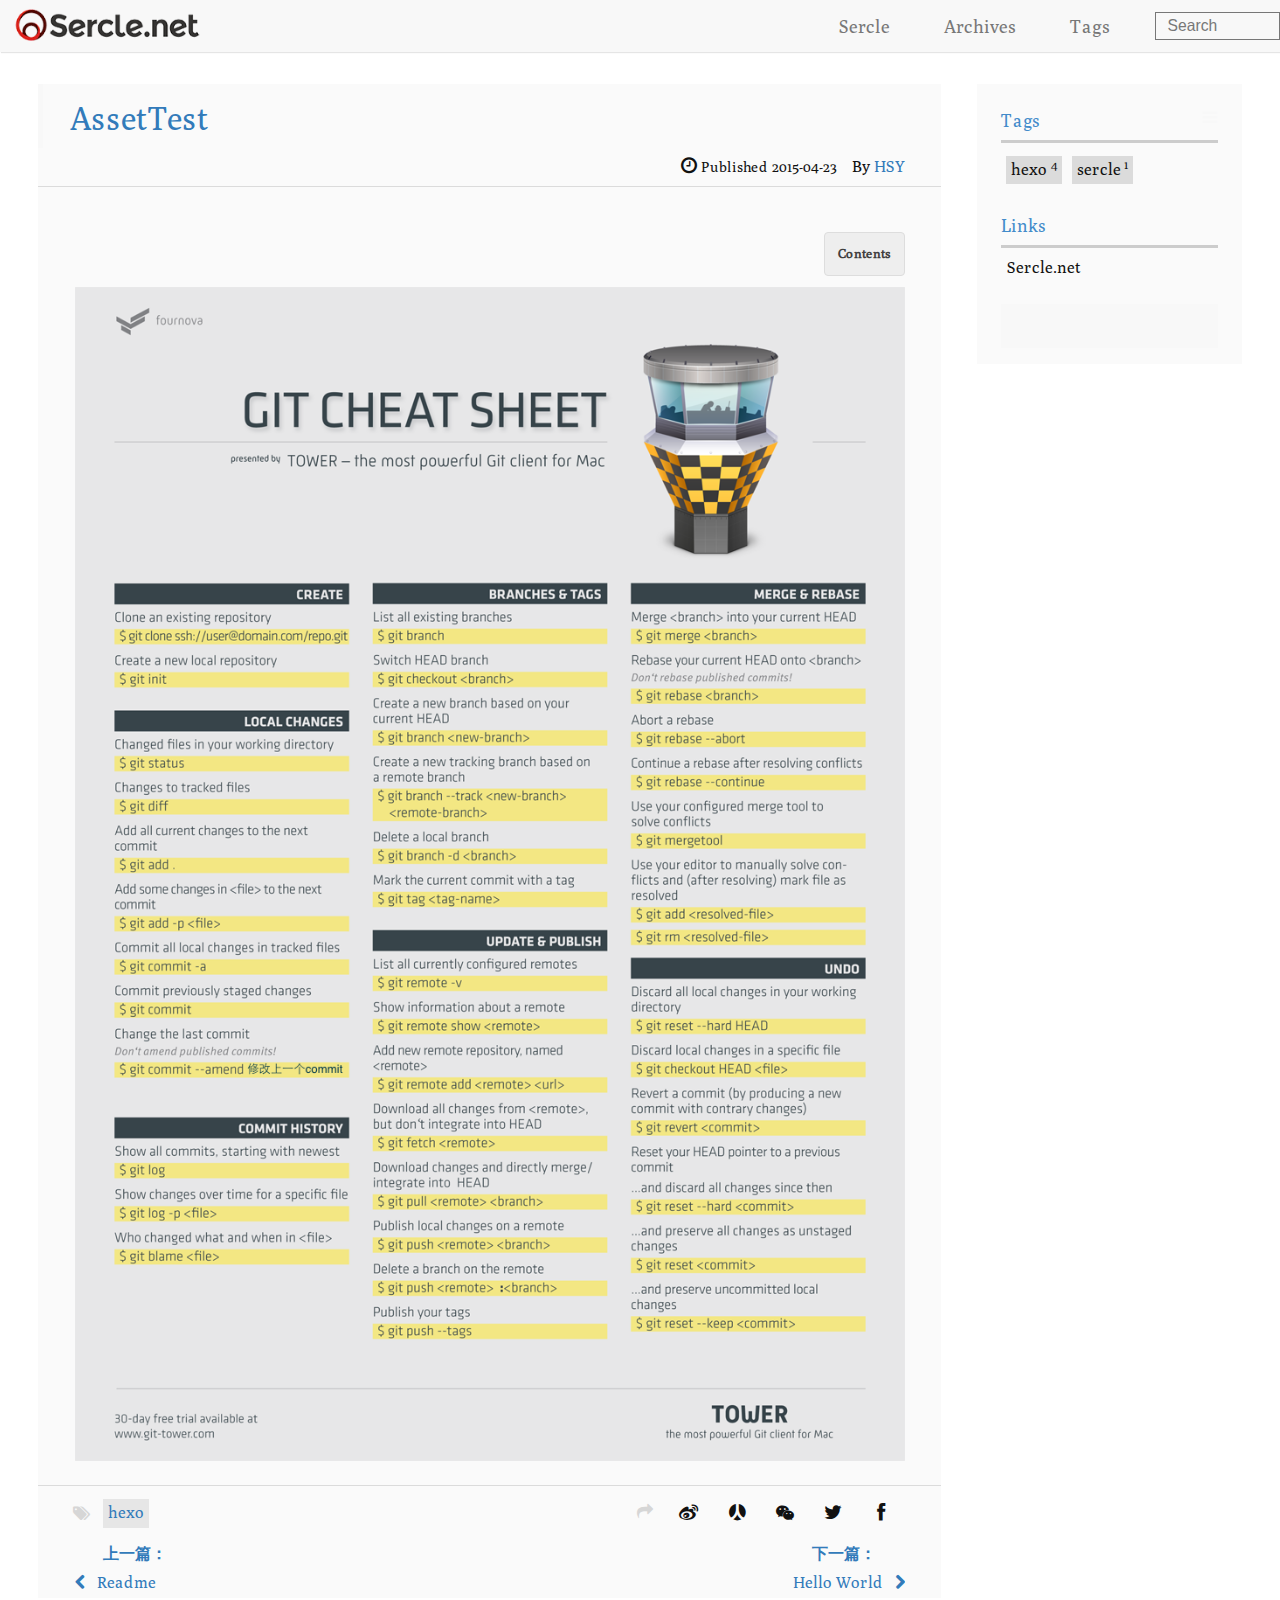
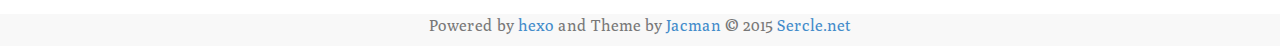
<file: 2015/04/23/AssetTest/index.html>
<!DOCTYPE HTML>
<html lang="default">
<head>
  <meta charset="UTF-8">
  
    <title>AssetTest | Sercle.net</title>
    <meta name="viewport" content="width=device-width, initial-scale=1,user-scalable=no">
    
    <meta name="author" content="Sercle.net">
    

    
    <meta name="description">
<meta property="og:type" content="article">
<meta property="og:title" content="AssetTest">
<meta property="og:url" content="http://gitpage.huangshiyang.com/2015/04/23/AssetTest/index.html">
<meta property="og:site_name" content="Sercle.net">
<meta property="og:description">
<meta property="og:image" content="/2015/04/23/AssetTest/git.png">
<meta name="twitter:card" content="summary">
<meta name="twitter:title" content="AssetTest">
<meta name="twitter:description">

    
    <link rel="alternative" href="/#" title="Sercle.net" type="application/atom+xml">
    
    
    <link rel="icon" href="/img/favicon.ico">
    
    
    <link rel="apple-touch-icon" href="/img/jacman.jpg">
    <link rel="apple-touch-icon-precomposed" href="/img/jacman.jpg">
    
    <link rel="stylesheet" href="/css/style.css" type="text/css">
</head>

  <body>
    <header>
      
<div>
		
			<a href="#">
			<div id="imglogo">
				<a href="/"><img src="/img/nav-logo.gif" alt="Sercle.net" title="Sercle.net"/></a>
			</div>
			</a>
			
			<!---div id="textlogo">
				<h1 class="site-name"><a href="/" title="Sercle.net">Sercle.net</a></h1>
				<h2 class="blog-motto"></h2>
			</div--->
			<div class="navbar"><a class="navbutton navmobile" href="#" title="Menu">
			</a></div>
			<nav class="animated">
				<ul>
					<ul>
					 
						<li><a href="/">Sercle</a></li>
					
						<li><a href="/archives">Archives</a></li>
					
						<li><a href="/tags">Tags</a></li>
					
					<li>
 					
					<form class="search" action="//google.com/search" method="get" accept-charset="utf-8">
						<label>Search</label>
						<input type="search" id="search" name="q" autocomplete="off" maxlength="20" placeholder="Search" />
						<input type="hidden" name="q" value="site:gitpage.huangshiyang.com">
					</form>
					
					</li>
				</ul>
			</nav>			
</div>
    </header>
    <div id="container">
      <div id="main" class="post" itemscope itemprop="blogPost">
  
	<article itemprop="articleBody"> 
		<header class="article-info clearfix">
  <h1 itemprop="name">
    
      <a href="/2015/04/23/AssetTest/" title="AssetTest" itemprop="url">AssetTest</a>
  </h1>
  <p class="article-author">By
       
		<a href="/about" title="Sercle.net" target="_blank" itemprop="author">HSY</a>
		
  <p class="article-time">
    <time datetime="2015-04-24T01:37:17.000Z" itemprop="datePublished"> Published 2015-04-23</time>
    
  </p>
</header>
	<div class="article-content">
		
		<div id="toc" class="toc-article">
			<strong class="toc-title">Contents</strong>
		
			
		
		</div>
		
		<img src="/2015/04/23/AssetTest/git.png">  
	</div>
		<footer class="article-footer clearfix">
<div class="article-catetags">


  <div class="article-tags">
  
  <span></span> <a href="/tags/hexo/">hexo</a>
  </div>

</div>



	<div class="article-share" id="share">
	
	  <div data-url="http://gitpage.huangshiyang.com/2015/04/23/AssetTest/" data-title="AssetTest | Sercle.net" data-tsina="null" class="share clearfix">
	  </div>
	
	</div>


</footer>

   	       
	</article>
	
<nav class="article-nav clearfix">
 
 <div class="prev" >
 <a href="/2015/04/24/README/" title="Readme">
  <strong>上一篇：</strong><br/>
  <span>
  Readme</span>
</a>
</div>


<div class="next">
<a href="/2015/04/23/hello-world/"  title="Hello World">
 <strong>下一篇：</strong><br/> 
 <span>Hello World
</span>
</a>
</div>

</nav>

	

</div>  
      <div class="openaside"><a class="navbutton" href="#" title="Show Sidebar"></a></div>

  <div id="toc" class="toc-aside">
  <strong class="toc-title">Contents</strong>
 
 
 
  </div>

<div id="asidepart">
<div class="closeaside"><a class="closebutton" href="#" title="Hide Sidebar"></a></div>
<aside class="clearfix">

  

  
<div class="tagslist">
	<p class="asidetitle">Tags</p>
		<ul class="clearfix">
		
			
				<li><a href="/tags/hexo/" title="hexo">hexo<sup>4</sup></a></li>
			
		
			
				<li><a href="/tags/sercle/" title="sercle">sercle<sup>1</sup></a></li>
			
		
		</ul>
</div>


  <div class="linkslist">
  <p class="asidetitle">Links</p>
    <ul>
        
          <li>
            
            	<a href="https://sercle.net" target="_blank" title="Sercle.net">Sercle.net</a>
            
          </li>
        
    </ul>
</div>

  


  <div class="rsspart">
	<a href="/#" target="_blank" title="rss">RSS</a>
</div>

</aside>
</div>
    </div>
    <footer><div id="footer" >
		<p class="copyright">
		Powered by <a href="http://hexo.io" target="_blank" title="hexo">hexo</a> and Theme by <a href="https://github.com/wuchong/jacman" target="_blank" title="Jacman">Jacman</a> © 2015 
		
		<a href="/about" target="_blank" title="Sercle.net">Sercle.net</a>
		
		
		</p>
</div>
</footer>
    <script src="/js/jquery-2.0.3.min.js"></script>
<script src="/js/jquery.imagesloaded.min.js"></script>
<script src="/js/gallery.js"></script>

<script type="text/javascript">
$(document).ready(function(){ 
  $('.navbar').click(function(){
    $('header nav').toggleClass('shownav');
  });
  var myWidth = 0;
  function getSize(){
    if( typeof( window.innerWidth ) == 'number' ) {
      myWidth = window.innerWidth;
    } else if( document.documentElement && document.documentElement.clientWidth) {
      myWidth = document.documentElement.clientWidth;
    };
  };
  var m = $('#main'),
      a = $('#asidepart'),
      c = $('.closeaside'),
      o = $('.openaside');
  c.click(function(){
    a.addClass('fadeOut').css('display', 'none');
    o.css('display', 'block').addClass('fadeIn');
    m.addClass('moveMain');
  });
  o.click(function(){
    o.css('display', 'none').removeClass('beforeFadeIn');
    a.css('display', 'block').removeClass('fadeOut').addClass('fadeIn');      
    m.removeClass('moveMain');
  });
  $(window).scroll(function(){
    o.css("top",Math.max(80,260-$(this).scrollTop()));
  });
  
  $(window).resize(function(){
    getSize(); 
    if (myWidth >= 1024) {
      $('header nav').removeClass('shownav');
    }else{
      m.removeClass('moveMain');
      a.css('display', 'block').removeClass('fadeOut');
      o.css('display', 'none');
      
      $('#toc.toc-aside').css('display', 'none');
        
    }
  });
});
</script>

<script type="text/javascript">
$(document).ready(function(){ 
  var ai = $('.article-content>iframe'),
      ae = $('.article-content>embed'),
      t  = $('#toc'),
      ta = $('#toc.toc-aside'),
      o  = $('.openaside'),
      c  = $('.closeaside');
  if(ai.length>0){
    ai.wrap('<div class="video-container" />');
  };
  if(ae.length>0){
   ae.wrap('<div class="video-container" />');
  };
  c.click(function(){
    ta.css('display', 'block').addClass('fadeIn');
  });
  o.click(function(){
    ta.css('display', 'none');
  });
  $(window).scroll(function(){
    ta.css("top",Math.max(140,320-$(this).scrollTop()));
  });
});
</script>


<script type="text/javascript">
$(document).ready(function(){ 
  var $this = $('.share'),
      url = $this.attr('data-url'),
      encodedUrl = encodeURIComponent(url),
      title = $this.attr('data-title'),
      tsina = $this.attr('data-tsina'),
      description = $this.attr('description');
  var html = [
  '<a href="#" class="overlay" id="qrcode"></a>',
  '<div class="qrcode clearfix"><span>扫描二维码分享到微信朋友圈</span><a class="qrclose" href="#nothing"></a><strong>Loading...Please wait</strong><img id="qrcode-pic" data-src="http://s.jiathis.com/qrcode.php?url=' + encodedUrl + '"/></div>',
  '<a href="https://www.facebook.com/sharer.php?u=' + encodedUrl + '" class="article-share-facebook" target="_blank" title="Facebook"></a>',
  '<a href="https://twitter.com/intent/tweet?url=' + encodedUrl + '" class="article-share-twitter" target="_blank" title="Twitter"></a>',
  '<a href="#qrcode" class="article-share-qrcode" title="微信"></a>',
  '<a href="http://widget.renren.com/dialog/share?resourceUrl=' + encodedUrl + '&srcUrl=' + encodedUrl + '&title=' + title +'" class="article-share-renren" target="_blank" title="人人"></a>',
  '<a href="http://service.weibo.com/share/share.php?title='+title+'&url='+encodedUrl +'&ralateUid='+ tsina +'&searchPic=true&style=number' +'" class="article-share-weibo" target="_blank" title="微博"></a>',
  '<span title="Share to"></span>'
  ].join('');
  $this.append(html);
  $('.article-share-qrcode').click(function(){
    var imgSrc = $('#qrcode-pic').attr('data-src');
    $('#qrcode-pic').attr('src', imgSrc);
    $('#qrcode-pic').load(function(){
        $('.qrcode strong').text(' ');
    });
  });
});     
</script>









<link rel="stylesheet" href="/fancybox/jquery.fancybox.css" media="screen" type="text/css">
<script src="/fancybox/jquery.fancybox.pack.js"></script>
<script type="text/javascript">
$(document).ready(function(){ 
  $('.article-content').each(function(i){
    $(this).find('img').each(function(){
      if ($(this).parent().hasClass('fancybox')) return;
      var alt = this.alt;
      if (alt) $(this).after('<span class="caption">' + alt + '</span>');
      $(this).wrap('<a href="' + this.src + '" title="' + alt + '" class="fancybox"></a>');
    });
    $(this).find('.fancybox').each(function(){
      $(this).attr('rel', 'article' + i);
    });
  });
  if($.fancybox){
    $('.fancybox').fancybox();
  }
}); 
</script>



<!-- Analytics Begin -->





<!-- Analytics End -->

<!-- Totop Begin -->

	<div id="totop">
	<a title="Back to Top"><img src="/img/scrollup.png"/></a>
	</div>
	<script src="/js/totop.js"></script>

<!-- Totop End -->

<!-- MathJax Begin -->
<!-- mathjax config similar to math.stackexchange -->


<!-- MathJax End -->

<!-- Tiny_search Begin -->

<!-- Tiny_search End -->

  </body>
</html>
</file>
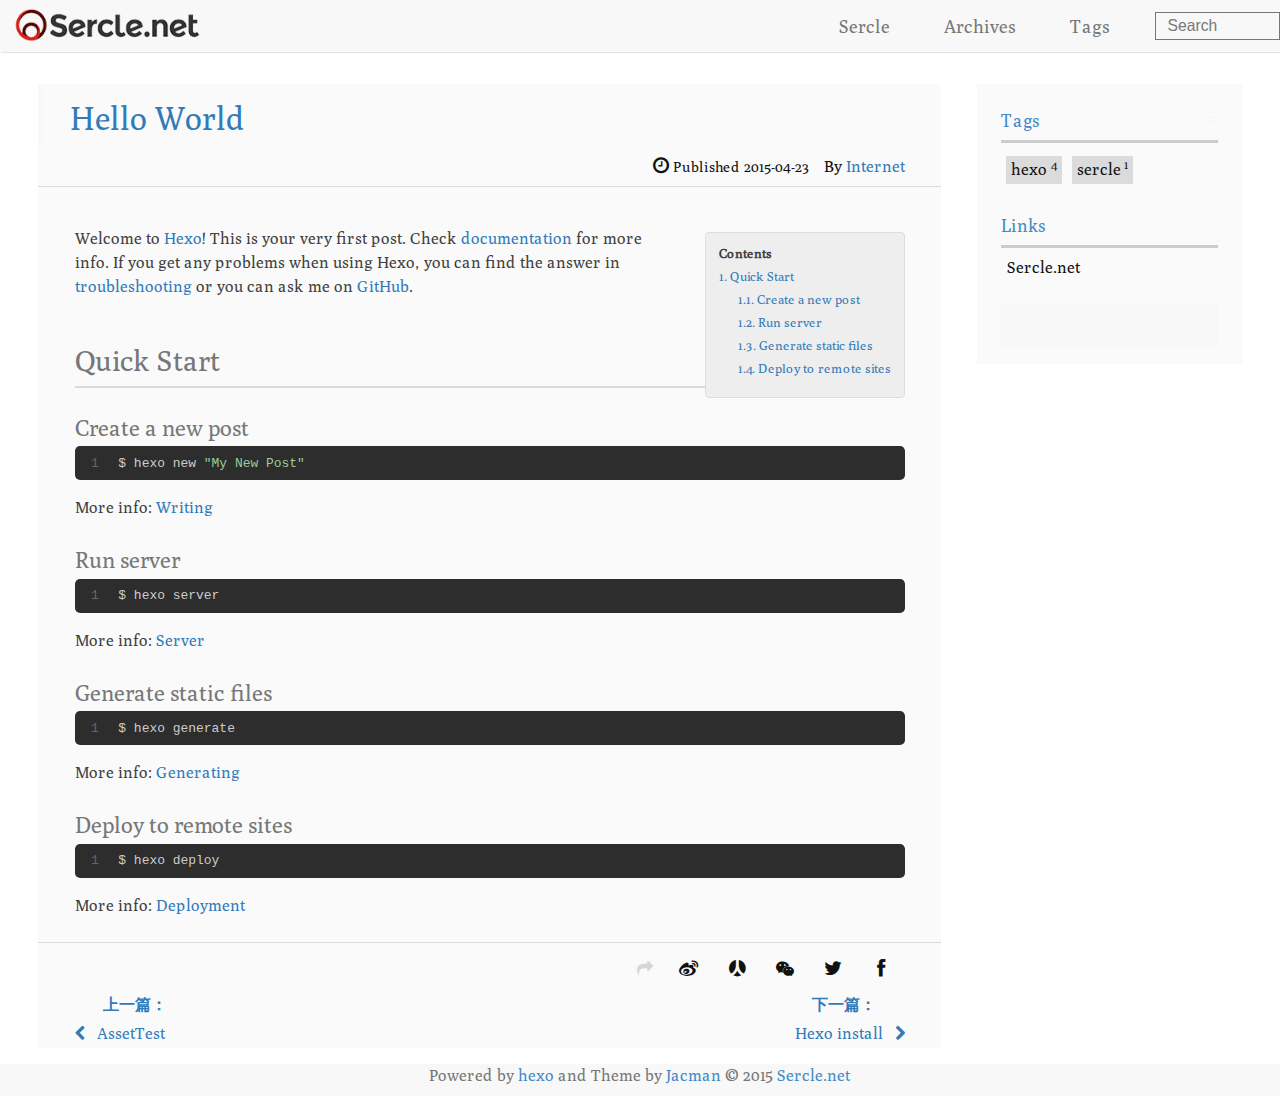
<file: 2015/04/23/hello-world/index.html>
<!DOCTYPE HTML>
<html lang="default">
<head>
  <meta charset="UTF-8">
  
    <title>Hello World | Sercle.net</title>
    <meta name="viewport" content="width=device-width, initial-scale=1,user-scalable=no">
    
    <meta name="author" content="Sercle.net">
    

    
    <meta name="description" content="Welcome to Hexo! This is your very first post. Check documentation for more info. If you get any problems when using Hexo, you can find the answer in troubleshooting or you can ask me on GitHub.
Quick">
<meta property="og:type" content="article">
<meta property="og:title" content="Hello World">
<meta property="og:url" content="http://gitpage.huangshiyang.com/2015/04/23/hello-world/index.html">
<meta property="og:site_name" content="Sercle.net">
<meta property="og:description" content="Welcome to Hexo! This is your very first post. Check documentation for more info. If you get any problems when using Hexo, you can find the answer in troubleshooting or you can ask me on GitHub.
Quick">
<meta name="twitter:card" content="summary">
<meta name="twitter:title" content="Hello World">
<meta name="twitter:description" content="Welcome to Hexo! This is your very first post. Check documentation for more info. If you get any problems when using Hexo, you can find the answer in troubleshooting or you can ask me on GitHub.
Quick">

    
    <link rel="alternative" href="/#" title="Sercle.net" type="application/atom+xml">
    
    
    <link rel="icon" href="/img/favicon.ico">
    
    
    <link rel="apple-touch-icon" href="/img/jacman.jpg">
    <link rel="apple-touch-icon-precomposed" href="/img/jacman.jpg">
    
    <link rel="stylesheet" href="/css/style.css" type="text/css">
</head>

  <body>
    <header>
      
<div>
		
			<a href="#">
			<div id="imglogo">
				<a href="/"><img src="/img/nav-logo.gif" alt="Sercle.net" title="Sercle.net"/></a>
			</div>
			</a>
			
			<!---div id="textlogo">
				<h1 class="site-name"><a href="/" title="Sercle.net">Sercle.net</a></h1>
				<h2 class="blog-motto"></h2>
			</div--->
			<div class="navbar"><a class="navbutton navmobile" href="#" title="Menu">
			</a></div>
			<nav class="animated">
				<ul>
					<ul>
					 
						<li><a href="/">Sercle</a></li>
					
						<li><a href="/archives">Archives</a></li>
					
						<li><a href="/tags">Tags</a></li>
					
					<li>
 					
					<form class="search" action="//google.com/search" method="get" accept-charset="utf-8">
						<label>Search</label>
						<input type="search" id="search" name="q" autocomplete="off" maxlength="20" placeholder="Search" />
						<input type="hidden" name="q" value="site:gitpage.huangshiyang.com">
					</form>
					
					</li>
				</ul>
			</nav>			
</div>
    </header>
    <div id="container">
      <div id="main" class="post" itemscope itemprop="blogPost">
  
	<article itemprop="articleBody"> 
		<header class="article-info clearfix">
  <h1 itemprop="name">
    
      <a href="/2015/04/23/hello-world/" title="Hello World" itemprop="url">Hello World</a>
  </h1>
  <p class="article-author">By
       
		<a href="/about" title="Sercle.net" target="_blank" itemprop="author">Internet</a>
		
  <p class="article-time">
    <time datetime="2015-04-23T23:42:20.000Z" itemprop="datePublished"> Published 2015-04-23</time>
    
  </p>
</header>
	<div class="article-content">
		
		<div id="toc" class="toc-article">
			<strong class="toc-title">Contents</strong>
		
			<ol class="toc"><li class="toc-item toc-level-2"><a class="toc-link" href="#Quick_Start"><span class="toc-number">1.</span> <span class="toc-text">Quick Start</span></a><ol class="toc-child"><li class="toc-item toc-level-3"><a class="toc-link" href="#Create_a_new_post"><span class="toc-number">1.1.</span> <span class="toc-text">Create a new post</span></a></li><li class="toc-item toc-level-3"><a class="toc-link" href="#Run_server"><span class="toc-number">1.2.</span> <span class="toc-text">Run server</span></a></li><li class="toc-item toc-level-3"><a class="toc-link" href="#Generate_static_files"><span class="toc-number">1.3.</span> <span class="toc-text">Generate static files</span></a></li><li class="toc-item toc-level-3"><a class="toc-link" href="#Deploy_to_remote_sites"><span class="toc-number">1.4.</span> <span class="toc-text">Deploy to remote sites</span></a></li></ol></li></ol>
		
		</div>
		
		<p>Welcome to <a href="http://hexo.io/" target="_blank" rel="external">Hexo</a>! This is your very first post. Check <a href="http://hexo.io/docs/" target="_blank" rel="external">documentation</a> for more info. If you get any problems when using Hexo, you can find the answer in <a href="http://hexo.io/docs/troubleshooting.html" target="_blank" rel="external">troubleshooting</a> or you can ask me on <a href="https://github.com/hexojs/hexo/issues" target="_blank" rel="external">GitHub</a>.</p>
<h2 id="Quick_Start">Quick Start</h2><h3 id="Create_a_new_post">Create a new post</h3><figure class="highlight bash"><table><tr><td class="gutter"><pre><span class="line">1</span><br></pre></td><td class="code"><pre><span class="line">$ hexo new <span class="string">"My New Post"</span></span><br></pre></td></tr></table></figure>
<p>More info: <a href="http://hexo.io/docs/writing.html" target="_blank" rel="external">Writing</a></p>
<h3 id="Run_server">Run server</h3><figure class="highlight bash"><table><tr><td class="gutter"><pre><span class="line">1</span><br></pre></td><td class="code"><pre><span class="line">$ hexo server</span><br></pre></td></tr></table></figure>
<p>More info: <a href="http://hexo.io/docs/server.html" target="_blank" rel="external">Server</a></p>
<h3 id="Generate_static_files">Generate static files</h3><figure class="highlight bash"><table><tr><td class="gutter"><pre><span class="line">1</span><br></pre></td><td class="code"><pre><span class="line">$ hexo generate</span><br></pre></td></tr></table></figure>
<p>More info: <a href="http://hexo.io/docs/generating.html" target="_blank" rel="external">Generating</a></p>
<h3 id="Deploy_to_remote_sites">Deploy to remote sites</h3><figure class="highlight bash"><table><tr><td class="gutter"><pre><span class="line">1</span><br></pre></td><td class="code"><pre><span class="line">$ hexo deploy</span><br></pre></td></tr></table></figure>
<p>More info: <a href="http://hexo.io/docs/deployment.html" target="_blank" rel="external">Deployment</a></p>
  
	</div>
		<footer class="article-footer clearfix">
<div class="article-catetags">


</div>



	<div class="article-share" id="share">
	
	  <div data-url="http://gitpage.huangshiyang.com/2015/04/23/hello-world/" data-title="Hello World | Sercle.net" data-tsina="null" class="share clearfix">
	  </div>
	
	</div>


</footer>

   	       
	</article>
	
<nav class="article-nav clearfix">
 
 <div class="prev" >
 <a href="/2015/04/23/AssetTest/" title="AssetTest">
  <strong>上一篇：</strong><br/>
  <span>
  AssetTest</span>
</a>
</div>


<div class="next">
<a href="/2015/04/22/hexo-install/"  title="Hexo install">
 <strong>下一篇：</strong><br/> 
 <span>Hexo install
</span>
</a>
</div>

</nav>

	

</div>  
      <div class="openaside"><a class="navbutton" href="#" title="Show Sidebar"></a></div>

  <div id="toc" class="toc-aside">
  <strong class="toc-title">Contents</strong>
 
 <ol class="toc"><li class="toc-item toc-level-2"><a class="toc-link" href="#Quick_Start"><span class="toc-number">1.</span> <span class="toc-text">Quick Start</span></a><ol class="toc-child"><li class="toc-item toc-level-3"><a class="toc-link" href="#Create_a_new_post"><span class="toc-number">1.1.</span> <span class="toc-text">Create a new post</span></a></li><li class="toc-item toc-level-3"><a class="toc-link" href="#Run_server"><span class="toc-number">1.2.</span> <span class="toc-text">Run server</span></a></li><li class="toc-item toc-level-3"><a class="toc-link" href="#Generate_static_files"><span class="toc-number">1.3.</span> <span class="toc-text">Generate static files</span></a></li><li class="toc-item toc-level-3"><a class="toc-link" href="#Deploy_to_remote_sites"><span class="toc-number">1.4.</span> <span class="toc-text">Deploy to remote sites</span></a></li></ol></li></ol>
 
  </div>

<div id="asidepart">
<div class="closeaside"><a class="closebutton" href="#" title="Hide Sidebar"></a></div>
<aside class="clearfix">

  

  
<div class="tagslist">
	<p class="asidetitle">Tags</p>
		<ul class="clearfix">
		
			
				<li><a href="/tags/hexo/" title="hexo">hexo<sup>4</sup></a></li>
			
		
			
				<li><a href="/tags/sercle/" title="sercle">sercle<sup>1</sup></a></li>
			
		
		</ul>
</div>


  <div class="linkslist">
  <p class="asidetitle">Links</p>
    <ul>
        
          <li>
            
            	<a href="https://sercle.net" target="_blank" title="Sercle.net">Sercle.net</a>
            
          </li>
        
    </ul>
</div>

  


  <div class="rsspart">
	<a href="/#" target="_blank" title="rss">RSS</a>
</div>

</aside>
</div>
    </div>
    <footer><div id="footer" >
		<p class="copyright">
		Powered by <a href="http://hexo.io" target="_blank" title="hexo">hexo</a> and Theme by <a href="https://github.com/wuchong/jacman" target="_blank" title="Jacman">Jacman</a> © 2015 
		
		<a href="/about" target="_blank" title="Sercle.net">Sercle.net</a>
		
		
		</p>
</div>
</footer>
    <script src="/js/jquery-2.0.3.min.js"></script>
<script src="/js/jquery.imagesloaded.min.js"></script>
<script src="/js/gallery.js"></script>

<script type="text/javascript">
$(document).ready(function(){ 
  $('.navbar').click(function(){
    $('header nav').toggleClass('shownav');
  });
  var myWidth = 0;
  function getSize(){
    if( typeof( window.innerWidth ) == 'number' ) {
      myWidth = window.innerWidth;
    } else if( document.documentElement && document.documentElement.clientWidth) {
      myWidth = document.documentElement.clientWidth;
    };
  };
  var m = $('#main'),
      a = $('#asidepart'),
      c = $('.closeaside'),
      o = $('.openaside');
  c.click(function(){
    a.addClass('fadeOut').css('display', 'none');
    o.css('display', 'block').addClass('fadeIn');
    m.addClass('moveMain');
  });
  o.click(function(){
    o.css('display', 'none').removeClass('beforeFadeIn');
    a.css('display', 'block').removeClass('fadeOut').addClass('fadeIn');      
    m.removeClass('moveMain');
  });
  $(window).scroll(function(){
    o.css("top",Math.max(80,260-$(this).scrollTop()));
  });
  
  $(window).resize(function(){
    getSize(); 
    if (myWidth >= 1024) {
      $('header nav').removeClass('shownav');
    }else{
      m.removeClass('moveMain');
      a.css('display', 'block').removeClass('fadeOut');
      o.css('display', 'none');
      
      $('#toc.toc-aside').css('display', 'none');
        
    }
  });
});
</script>

<script type="text/javascript">
$(document).ready(function(){ 
  var ai = $('.article-content>iframe'),
      ae = $('.article-content>embed'),
      t  = $('#toc'),
      ta = $('#toc.toc-aside'),
      o  = $('.openaside'),
      c  = $('.closeaside');
  if(ai.length>0){
    ai.wrap('<div class="video-container" />');
  };
  if(ae.length>0){
   ae.wrap('<div class="video-container" />');
  };
  c.click(function(){
    ta.css('display', 'block').addClass('fadeIn');
  });
  o.click(function(){
    ta.css('display', 'none');
  });
  $(window).scroll(function(){
    ta.css("top",Math.max(140,320-$(this).scrollTop()));
  });
});
</script>


<script type="text/javascript">
$(document).ready(function(){ 
  var $this = $('.share'),
      url = $this.attr('data-url'),
      encodedUrl = encodeURIComponent(url),
      title = $this.attr('data-title'),
      tsina = $this.attr('data-tsina'),
      description = $this.attr('description');
  var html = [
  '<a href="#" class="overlay" id="qrcode"></a>',
  '<div class="qrcode clearfix"><span>扫描二维码分享到微信朋友圈</span><a class="qrclose" href="#nothing"></a><strong>Loading...Please wait</strong><img id="qrcode-pic" data-src="http://s.jiathis.com/qrcode.php?url=' + encodedUrl + '"/></div>',
  '<a href="https://www.facebook.com/sharer.php?u=' + encodedUrl + '" class="article-share-facebook" target="_blank" title="Facebook"></a>',
  '<a href="https://twitter.com/intent/tweet?url=' + encodedUrl + '" class="article-share-twitter" target="_blank" title="Twitter"></a>',
  '<a href="#qrcode" class="article-share-qrcode" title="微信"></a>',
  '<a href="http://widget.renren.com/dialog/share?resourceUrl=' + encodedUrl + '&srcUrl=' + encodedUrl + '&title=' + title +'" class="article-share-renren" target="_blank" title="人人"></a>',
  '<a href="http://service.weibo.com/share/share.php?title='+title+'&url='+encodedUrl +'&ralateUid='+ tsina +'&searchPic=true&style=number' +'" class="article-share-weibo" target="_blank" title="微博"></a>',
  '<span title="Share to"></span>'
  ].join('');
  $this.append(html);
  $('.article-share-qrcode').click(function(){
    var imgSrc = $('#qrcode-pic').attr('data-src');
    $('#qrcode-pic').attr('src', imgSrc);
    $('#qrcode-pic').load(function(){
        $('.qrcode strong').text(' ');
    });
  });
});     
</script>









<link rel="stylesheet" href="/fancybox/jquery.fancybox.css" media="screen" type="text/css">
<script src="/fancybox/jquery.fancybox.pack.js"></script>
<script type="text/javascript">
$(document).ready(function(){ 
  $('.article-content').each(function(i){
    $(this).find('img').each(function(){
      if ($(this).parent().hasClass('fancybox')) return;
      var alt = this.alt;
      if (alt) $(this).after('<span class="caption">' + alt + '</span>');
      $(this).wrap('<a href="' + this.src + '" title="' + alt + '" class="fancybox"></a>');
    });
    $(this).find('.fancybox').each(function(){
      $(this).attr('rel', 'article' + i);
    });
  });
  if($.fancybox){
    $('.fancybox').fancybox();
  }
}); 
</script>



<!-- Analytics Begin -->





<!-- Analytics End -->

<!-- Totop Begin -->

	<div id="totop">
	<a title="Back to Top"><img src="/img/scrollup.png"/></a>
	</div>
	<script src="/js/totop.js"></script>

<!-- Totop End -->

<!-- MathJax Begin -->
<!-- mathjax config similar to math.stackexchange -->


<!-- MathJax End -->

<!-- Tiny_search Begin -->

<!-- Tiny_search End -->

  </body>
</html>
</file>
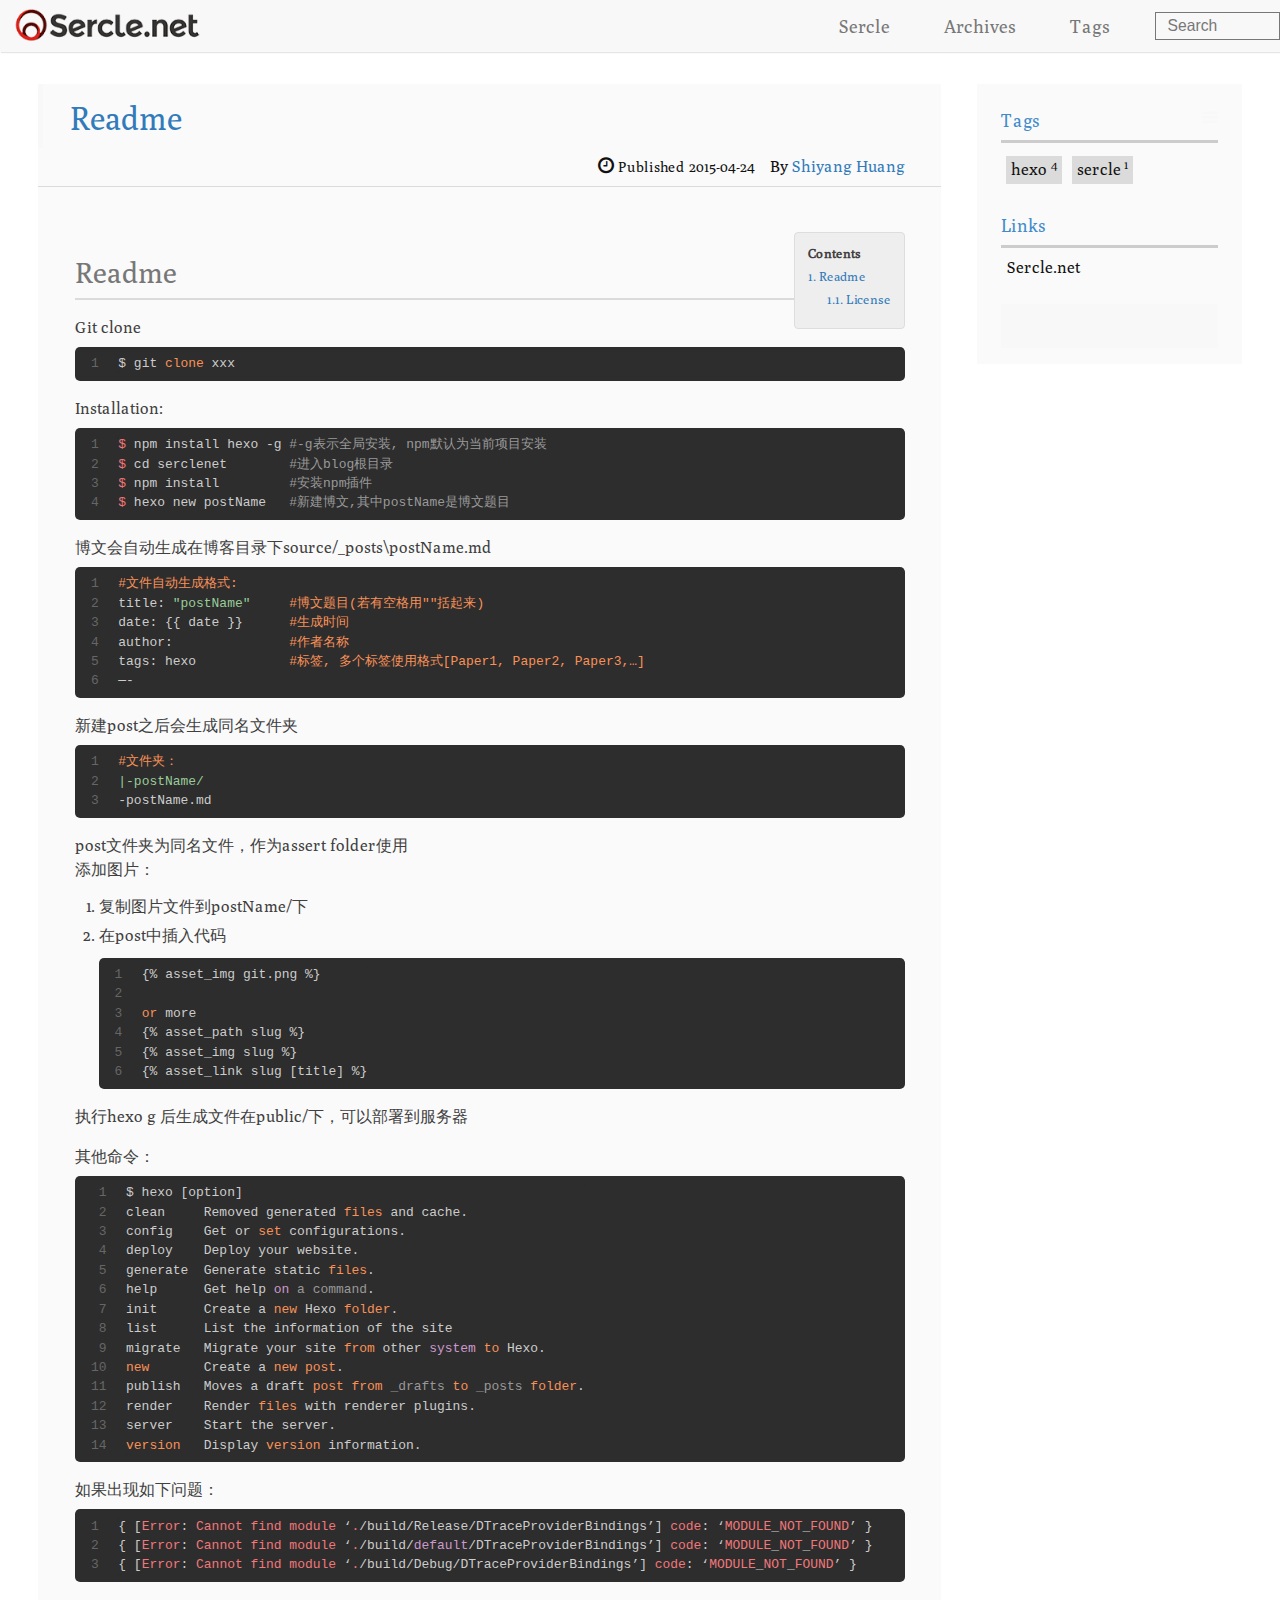
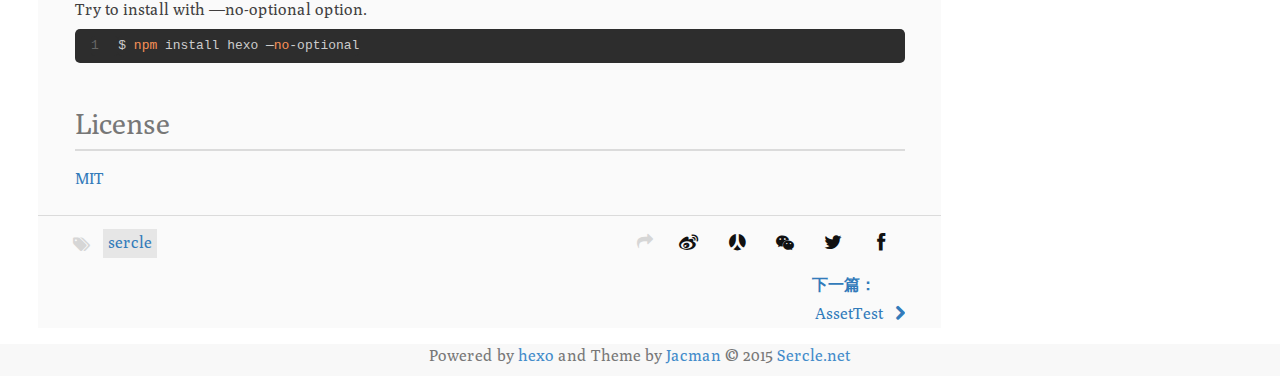
<file: 2015/04/24/README/index.html>
<!DOCTYPE HTML>
<html lang="default">
<head>
  <meta charset="UTF-8">
  
    <title>Readme | Sercle.net</title>
    <meta name="viewport" content="width=device-width, initial-scale=1,user-scalable=no">
    
    <meta name="author" content="Sercle.net">
    

    
    <meta name="description" content="ReadmeGit clone1$ git clone xxx
Installation:
1234$ npm install hexo -g #-g表示全局安装, npm默认为当前项目安装$ cd serclenet        #进入blog根目录$ npm install         #安装npm插件$ hexo new postName   #新建博文,其中postName是博文题目">
<meta property="og:type" content="article">
<meta property="og:title" content="Readme">
<meta property="og:url" content="http://gitpage.huangshiyang.com/2015/04/24/README/index.html">
<meta property="og:site_name" content="Sercle.net">
<meta property="og:description" content="ReadmeGit clone1$ git clone xxx
Installation:
1234$ npm install hexo -g #-g表示全局安装, npm默认为当前项目安装$ cd serclenet        #进入blog根目录$ npm install         #安装npm插件$ hexo new postName   #新建博文,其中postName是博文题目">
<meta name="twitter:card" content="summary">
<meta name="twitter:title" content="Readme">
<meta name="twitter:description" content="ReadmeGit clone1$ git clone xxx
Installation:
1234$ npm install hexo -g #-g表示全局安装, npm默认为当前项目安装$ cd serclenet        #进入blog根目录$ npm install         #安装npm插件$ hexo new postName   #新建博文,其中postName是博文题目">

    
    <link rel="alternative" href="/#" title="Sercle.net" type="application/atom+xml">
    
    
    <link rel="icon" href="/img/favicon.ico">
    
    
    <link rel="apple-touch-icon" href="/img/jacman.jpg">
    <link rel="apple-touch-icon-precomposed" href="/img/jacman.jpg">
    
    <link rel="stylesheet" href="/css/style.css" type="text/css">
</head>

  <body>
    <header>
      
<div>
		
			<a href="#">
			<div id="imglogo">
				<a href="/"><img src="/img/nav-logo.gif" alt="Sercle.net" title="Sercle.net"/></a>
			</div>
			</a>
			
			<!---div id="textlogo">
				<h1 class="site-name"><a href="/" title="Sercle.net">Sercle.net</a></h1>
				<h2 class="blog-motto"></h2>
			</div--->
			<div class="navbar"><a class="navbutton navmobile" href="#" title="Menu">
			</a></div>
			<nav class="animated">
				<ul>
					<ul>
					 
						<li><a href="/">Sercle</a></li>
					
						<li><a href="/archives">Archives</a></li>
					
						<li><a href="/tags">Tags</a></li>
					
					<li>
 					
					<form class="search" action="//google.com/search" method="get" accept-charset="utf-8">
						<label>Search</label>
						<input type="search" id="search" name="q" autocomplete="off" maxlength="20" placeholder="Search" />
						<input type="hidden" name="q" value="site:gitpage.huangshiyang.com">
					</form>
					
					</li>
				</ul>
			</nav>			
</div>
    </header>
    <div id="container">
      <div id="main" class="post" itemscope itemprop="blogPost">
  
	<article itemprop="articleBody"> 
		<header class="article-info clearfix">
  <h1 itemprop="name">
    
      <a href="/2015/04/24/README/" title="Readme" itemprop="url">Readme</a>
  </h1>
  <p class="article-author">By
       
		<a href="/about" title="Sercle.net" target="_blank" itemprop="author">Shiyang Huang</a>
		
  <p class="article-time">
    <time datetime="2015-04-25T01:58:06.000Z" itemprop="datePublished"> Published 2015-04-24</time>
    
  </p>
</header>
	<div class="article-content">
		
		<div id="toc" class="toc-article">
			<strong class="toc-title">Contents</strong>
		
			<ol class="toc"><li class="toc-item toc-level-1"><a class="toc-link" href="#Readme"><span class="toc-number">1.</span> <span class="toc-text">Readme</span></a><ol class="toc-child"><li class="toc-item toc-level-2"><a class="toc-link" href="#License"><span class="toc-number">1.1.</span> <span class="toc-text">License</span></a></li></ol></li></ol>
		
		</div>
		
		<h1 id="Readme">Readme</h1><p>Git clone<br><figure class="highlight bash"><table><tr><td class="gutter"><pre><span class="line">1</span><br></pre></td><td class="code"><pre><span class="line">$ git <span class="built_in">clone</span> xxx</span><br></pre></td></tr></table></figure></p>
<p>Installation:</p>
<figure class="highlight elixir"><table><tr><td class="gutter"><pre><span class="line">1</span><br><span class="line">2</span><br><span class="line">3</span><br><span class="line">4</span><br></pre></td><td class="code"><pre><span class="line"><span class="variable">$ </span>npm install hexo -g <span class="comment">#-g表示全局安装, npm默认为当前项目安装</span></span><br><span class="line"><span class="variable">$ </span>cd serclenet        <span class="comment">#进入blog根目录</span></span><br><span class="line"><span class="variable">$ </span>npm install         <span class="comment">#安装npm插件</span></span><br><span class="line"><span class="variable">$ </span>hexo new postName   <span class="comment">#新建博文,其中postName是博文题目</span></span><br></pre></td></tr></table></figure>
<p>博文会自动生成在博客目录下source/_posts\postName.md</p>
<figure class="highlight avrasm"><table><tr><td class="gutter"><pre><span class="line">1</span><br><span class="line">2</span><br><span class="line">3</span><br><span class="line">4</span><br><span class="line">5</span><br><span class="line">6</span><br></pre></td><td class="code"><pre><span class="line"><span class="preprocessor">#文件自动生成格式:</span></span><br><span class="line"><span class="label">title:</span> <span class="string">"postName"</span>     <span class="preprocessor">#博文题目(若有空格用""括起来)</span></span><br><span class="line"><span class="label">date:</span> &#123;&#123; date &#125;&#125;      <span class="preprocessor">#生成时间</span></span><br><span class="line"><span class="label">author:</span>               <span class="preprocessor">#作者名称</span></span><br><span class="line"><span class="label">tags:</span> hexo            <span class="preprocessor">#标签, 多个标签使用格式[Paper1, Paper2, Paper3,…]</span></span><br><span class="line">—-</span><br></pre></td></tr></table></figure>
<p>新建post之后会生成同名文件夹<br><figure class="highlight 1c"><table><tr><td class="gutter"><pre><span class="line">1</span><br><span class="line">2</span><br><span class="line">3</span><br></pre></td><td class="code"><pre><span class="line"><span class="preprocessor">#文件夹：</span></span><br><span class="line"><span class="string">|-postName/</span></span><br><span class="line">-postName.md</span><br></pre></td></tr></table></figure></p>
<p>post文件夹为同名文件，作为assert folder使用<br>添加图片：</p>
<ol>
<li>复制图片文件到postName/下</li>
<li>在post中插入代码<figure class="highlight autohotkey"><table><tr><td class="gutter"><pre><span class="line">1</span><br><span class="line">2</span><br><span class="line">3</span><br><span class="line">4</span><br><span class="line">5</span><br><span class="line">6</span><br></pre></td><td class="code"><pre><span class="line">&#123;<span class="var_expand">% asset_img git.png %</span>&#125;</span><br><span class="line"></span><br><span class="line"><span class="literal">or</span> more</span><br><span class="line">&#123;<span class="var_expand">% asset_path slug %</span>&#125;</span><br><span class="line">&#123;<span class="var_expand">% asset_img slug %</span>&#125;</span><br><span class="line">&#123;<span class="var_expand">% asset_link slug [title] %</span>&#125;</span><br></pre></td></tr></table></figure>
</li>
</ol>
<p>执行hexo g 后生成文件在public/下，可以部署到服务器</p>
<p>其他命令：<br><figure class="highlight livecodeserver"><table><tr><td class="gutter"><pre><span class="line">1</span><br><span class="line">2</span><br><span class="line">3</span><br><span class="line">4</span><br><span class="line">5</span><br><span class="line">6</span><br><span class="line">7</span><br><span class="line">8</span><br><span class="line">9</span><br><span class="line">10</span><br><span class="line">11</span><br><span class="line">12</span><br><span class="line">13</span><br><span class="line">14</span><br></pre></td><td class="code"><pre><span class="line">$ hexo [option]</span><br><span class="line">clean     Removed generated <span class="built_in">files</span> <span class="operator">and</span> cache.</span><br><span class="line">config    Get <span class="operator">or</span> <span class="built_in">set</span> configurations.</span><br><span class="line">deploy    Deploy your website.</span><br><span class="line">generate  Generate static <span class="built_in">files</span>.</span><br><span class="line">help      Get help <span class="command"><span class="keyword">on</span> <span class="title">a</span> <span class="title">command</span>.</span></span><br><span class="line">init      Create <span class="operator">a</span> <span class="built_in">new</span> Hexo <span class="built_in">folder</span>.</span><br><span class="line">list      List <span class="operator">the</span> information <span class="operator">of</span> <span class="operator">the</span> site</span><br><span class="line">migrate   Migrate your site <span class="built_in">from</span> other <span class="keyword">system</span> <span class="built_in">to</span> Hexo.</span><br><span class="line"><span class="built_in">new</span>       Create <span class="operator">a</span> <span class="built_in">new</span> <span class="built_in">post</span>.</span><br><span class="line">publish   Moves <span class="operator">a</span> draft <span class="built_in">post</span> <span class="built_in">from</span> <span class="title">_drafts</span> <span class="built_in">to</span> <span class="title">_posts</span> <span class="built_in">folder</span>.</span><br><span class="line">render    Render <span class="built_in">files</span> <span class="operator">with</span> renderer plugins.</span><br><span class="line">server    Start <span class="operator">the</span> server.</span><br><span class="line"><span class="built_in">version</span>   Display <span class="built_in">version</span> information.</span><br></pre></td></tr></table></figure></p>
<p>如果出现如下问题：<br><figure class="highlight dust"><table><tr><td class="gutter"><pre><span class="line">1</span><br><span class="line">2</span><br><span class="line">3</span><br></pre></td><td class="code"><pre><span class="line"><span class="xml"></span><span class="expression">&#123; [<span class="variable">Error</span>: <span class="variable">Cannot</span> <span class="variable">find</span> <span class="variable">module</span> ‘<span class="variable">.</span><span class="end-block">/build</span><span class="end-block">/Release</span><span class="end-block">/DTraceProviderBindings</span>’] <span class="variable">code</span>: ‘<span class="variable">MODULE</span>_<span class="variable">NOT</span>_<span class="variable">FOUND</span>’ &#125;</span><span class="xml"></span><br><span class="line"></span><span class="expression">&#123; [<span class="variable">Error</span>: <span class="variable">Cannot</span> <span class="variable">find</span> <span class="variable">module</span> ‘<span class="variable">.</span><span class="end-block">/build</span><span class="end-block">/<span class="keyword">default</span></span><span class="end-block">/DTraceProviderBindings</span>’] <span class="variable">code</span>: ‘<span class="variable">MODULE</span>_<span class="variable">NOT</span>_<span class="variable">FOUND</span>’ &#125;</span><span class="xml"></span><br><span class="line"></span><span class="expression">&#123; [<span class="variable">Error</span>: <span class="variable">Cannot</span> <span class="variable">find</span> <span class="variable">module</span> ‘<span class="variable">.</span><span class="end-block">/build</span><span class="end-block">/Debug</span><span class="end-block">/DTraceProviderBindings</span>’] <span class="variable">code</span>: ‘<span class="variable">MODULE</span>_<span class="variable">NOT</span>_<span class="variable">FOUND</span>’ &#125;</span><span class="xml"></span></span><br></pre></td></tr></table></figure></p>
<p>Try to install with —no-optional option.<br><figure class="highlight coffeescript"><table><tr><td class="gutter"><pre><span class="line">1</span><br></pre></td><td class="code"><pre><span class="line">$ <span class="built_in">npm</span> install hexo —<span class="literal">no</span>-optional</span><br></pre></td></tr></table></figure></p>
<h2 id="License">License</h2><p><a href="/LICENSE">MIT</a></p>
  
	</div>
		<footer class="article-footer clearfix">
<div class="article-catetags">


  <div class="article-tags">
  
  <span></span> <a href="/tags/sercle/">sercle</a>
  </div>

</div>



	<div class="article-share" id="share">
	
	  <div data-url="http://gitpage.huangshiyang.com/2015/04/24/README/" data-title="Readme | Sercle.net" data-tsina="null" class="share clearfix">
	  </div>
	
	</div>


</footer>

   	       
	</article>
	
<nav class="article-nav clearfix">
 

<div class="next">
<a href="/2015/04/23/AssetTest/"  title="AssetTest">
 <strong>下一篇：</strong><br/> 
 <span>AssetTest
</span>
</a>
</div>

</nav>

	

</div>  
      <div class="openaside"><a class="navbutton" href="#" title="Show Sidebar"></a></div>

  <div id="toc" class="toc-aside">
  <strong class="toc-title">Contents</strong>
 
 <ol class="toc"><li class="toc-item toc-level-1"><a class="toc-link" href="#Readme"><span class="toc-number">1.</span> <span class="toc-text">Readme</span></a><ol class="toc-child"><li class="toc-item toc-level-2"><a class="toc-link" href="#License"><span class="toc-number">1.1.</span> <span class="toc-text">License</span></a></li></ol></li></ol>
 
  </div>

<div id="asidepart">
<div class="closeaside"><a class="closebutton" href="#" title="Hide Sidebar"></a></div>
<aside class="clearfix">

  

  
<div class="tagslist">
	<p class="asidetitle">Tags</p>
		<ul class="clearfix">
		
			
				<li><a href="/tags/hexo/" title="hexo">hexo<sup>4</sup></a></li>
			
		
			
				<li><a href="/tags/sercle/" title="sercle">sercle<sup>1</sup></a></li>
			
		
		</ul>
</div>


  <div class="linkslist">
  <p class="asidetitle">Links</p>
    <ul>
        
          <li>
            
            	<a href="https://sercle.net" target="_blank" title="Sercle.net">Sercle.net</a>
            
          </li>
        
    </ul>
</div>

  


  <div class="rsspart">
	<a href="/#" target="_blank" title="rss">RSS</a>
</div>

</aside>
</div>
    </div>
    <footer><div id="footer" >
		<p class="copyright">
		Powered by <a href="http://hexo.io" target="_blank" title="hexo">hexo</a> and Theme by <a href="https://github.com/wuchong/jacman" target="_blank" title="Jacman">Jacman</a> © 2015 
		
		<a href="/about" target="_blank" title="Sercle.net">Sercle.net</a>
		
		
		</p>
</div>
</footer>
    <script src="/js/jquery-2.0.3.min.js"></script>
<script src="/js/jquery.imagesloaded.min.js"></script>
<script src="/js/gallery.js"></script>

<script type="text/javascript">
$(document).ready(function(){ 
  $('.navbar').click(function(){
    $('header nav').toggleClass('shownav');
  });
  var myWidth = 0;
  function getSize(){
    if( typeof( window.innerWidth ) == 'number' ) {
      myWidth = window.innerWidth;
    } else if( document.documentElement && document.documentElement.clientWidth) {
      myWidth = document.documentElement.clientWidth;
    };
  };
  var m = $('#main'),
      a = $('#asidepart'),
      c = $('.closeaside'),
      o = $('.openaside');
  c.click(function(){
    a.addClass('fadeOut').css('display', 'none');
    o.css('display', 'block').addClass('fadeIn');
    m.addClass('moveMain');
  });
  o.click(function(){
    o.css('display', 'none').removeClass('beforeFadeIn');
    a.css('display', 'block').removeClass('fadeOut').addClass('fadeIn');      
    m.removeClass('moveMain');
  });
  $(window).scroll(function(){
    o.css("top",Math.max(80,260-$(this).scrollTop()));
  });
  
  $(window).resize(function(){
    getSize(); 
    if (myWidth >= 1024) {
      $('header nav').removeClass('shownav');
    }else{
      m.removeClass('moveMain');
      a.css('display', 'block').removeClass('fadeOut');
      o.css('display', 'none');
      
      $('#toc.toc-aside').css('display', 'none');
        
    }
  });
});
</script>

<script type="text/javascript">
$(document).ready(function(){ 
  var ai = $('.article-content>iframe'),
      ae = $('.article-content>embed'),
      t  = $('#toc'),
      ta = $('#toc.toc-aside'),
      o  = $('.openaside'),
      c  = $('.closeaside');
  if(ai.length>0){
    ai.wrap('<div class="video-container" />');
  };
  if(ae.length>0){
   ae.wrap('<div class="video-container" />');
  };
  c.click(function(){
    ta.css('display', 'block').addClass('fadeIn');
  });
  o.click(function(){
    ta.css('display', 'none');
  });
  $(window).scroll(function(){
    ta.css("top",Math.max(140,320-$(this).scrollTop()));
  });
});
</script>


<script type="text/javascript">
$(document).ready(function(){ 
  var $this = $('.share'),
      url = $this.attr('data-url'),
      encodedUrl = encodeURIComponent(url),
      title = $this.attr('data-title'),
      tsina = $this.attr('data-tsina'),
      description = $this.attr('description');
  var html = [
  '<a href="#" class="overlay" id="qrcode"></a>',
  '<div class="qrcode clearfix"><span>扫描二维码分享到微信朋友圈</span><a class="qrclose" href="#nothing"></a><strong>Loading...Please wait</strong><img id="qrcode-pic" data-src="http://s.jiathis.com/qrcode.php?url=' + encodedUrl + '"/></div>',
  '<a href="https://www.facebook.com/sharer.php?u=' + encodedUrl + '" class="article-share-facebook" target="_blank" title="Facebook"></a>',
  '<a href="https://twitter.com/intent/tweet?url=' + encodedUrl + '" class="article-share-twitter" target="_blank" title="Twitter"></a>',
  '<a href="#qrcode" class="article-share-qrcode" title="微信"></a>',
  '<a href="http://widget.renren.com/dialog/share?resourceUrl=' + encodedUrl + '&srcUrl=' + encodedUrl + '&title=' + title +'" class="article-share-renren" target="_blank" title="人人"></a>',
  '<a href="http://service.weibo.com/share/share.php?title='+title+'&url='+encodedUrl +'&ralateUid='+ tsina +'&searchPic=true&style=number' +'" class="article-share-weibo" target="_blank" title="微博"></a>',
  '<span title="Share to"></span>'
  ].join('');
  $this.append(html);
  $('.article-share-qrcode').click(function(){
    var imgSrc = $('#qrcode-pic').attr('data-src');
    $('#qrcode-pic').attr('src', imgSrc);
    $('#qrcode-pic').load(function(){
        $('.qrcode strong').text(' ');
    });
  });
});     
</script>









<link rel="stylesheet" href="/fancybox/jquery.fancybox.css" media="screen" type="text/css">
<script src="/fancybox/jquery.fancybox.pack.js"></script>
<script type="text/javascript">
$(document).ready(function(){ 
  $('.article-content').each(function(i){
    $(this).find('img').each(function(){
      if ($(this).parent().hasClass('fancybox')) return;
      var alt = this.alt;
      if (alt) $(this).after('<span class="caption">' + alt + '</span>');
      $(this).wrap('<a href="' + this.src + '" title="' + alt + '" class="fancybox"></a>');
    });
    $(this).find('.fancybox').each(function(){
      $(this).attr('rel', 'article' + i);
    });
  });
  if($.fancybox){
    $('.fancybox').fancybox();
  }
}); 
</script>



<!-- Analytics Begin -->





<!-- Analytics End -->

<!-- Totop Begin -->

	<div id="totop">
	<a title="Back to Top"><img src="/img/scrollup.png"/></a>
	</div>
	<script src="/js/totop.js"></script>

<!-- Totop End -->

<!-- MathJax Begin -->
<!-- mathjax config similar to math.stackexchange -->


<!-- MathJax End -->

<!-- Tiny_search Begin -->

<!-- Tiny_search End -->

  </body>
</html>
</file>
<file: css/style.css>
html,body,div,span,applet,object,iframe,h1,h2,h3,h4,h5,h6,p,blockquote,pre,a,abbr,acronym,address,big,cite,code,del,dfn,em,img,ins,kbd,q,s,samp,small,strike,strong,sub,sup,tt,var,dl,dt,dd,ol,ul,li,fieldset,form,label,legend,table,caption,tbody,tfoot,thead,tr,th,td{margin:0;padding:0;border:0;outline:0;font-weight:inherit;font-style:inherit;font-family:inherit;font-size:100%;vertical-align:baseline}body{line-height:1;color:#000;background:#fff}ol,ul{list-style:none}table{border-collapse:separate;border-spacing:0;vertical-align:middle}caption,th,td{text-align:left;font-weight:normal;vertical-align:middle}a img{border:none}/* custom Font*/
@font-face{font-family:"poly-font";font-weight:normal;font-style:normal;src:url("../font/poly-font.eot");src:url("../font/poly-font.eot?#iefix") format('embedded-opentype'),url("../font/poly-font.svg#poly-font") format('svg'),url("../font/poly-font.woff") format('woff'),url("../font/poly-font.ttf") format('truetype')}/* icon Font */
@font-face{font-family:"FontAwesome";font-style:normal;font-weight:normal;src:url("../font/fontawesome-webfont.eot?v=#4.0.3");src:url("../font/fontawesome-webfont.eot?#iefix&v=#4.0.3") format("embedded-opentype"),url("../font/fontawesome-webfont.woff?v=#4.0.3") format("woff"),url("../font/fontawesome-webfont.ttf?v=#4.0.3") format("truetype"),url("../font/fontawesome-webfont.svg#fontawesomeregular?v=#4.0.3") format("svg")}@font-face{font-family:"fontdiao";font-weight:normal;font-style:normal;src:url("../font/fontdiao.eot");src:url("../font/fontdiao.eot?#iefix") format('embedded-opentype'),url("../font/fontdiao.svg#fontdiao") format('svg'),url("../font/fontdiao.woff") format('woff'),url("../font/fontdiao.ttf") format('truetype')}/* Public style */
*{-webkit-margin-before:0;-webkit-margin-after:0}body{background:#fff;font-family:"poly-font",sans-serif;font-size:100%;color:#111;line-height:1.5}iframe{margin-top:10px}small{font-size:80%}sub,sup{font-size:75%;line-height:0;position:relative;vertical-align:baseline}sup{top:-.5em;padding-left:.3em}sub{bottom:-.25em}a{text-decoration:none;color:#111;}a:hover,a:focus{outline:0;text-decoration:none;-webkit-transition:color 0.25s, background 0.5s;-moz-transition:color 0.25s, background 0.5s;-o-transition:color 0.25s, background 0.5s;-ms-transition:color 0.25s, background 0.5s;transition:color 0.25s, background 0.5s}a:hover:before{-webkit-transition:color 0.25s, background 0.5s;-moz-transition:color 0.25s, background 0.5s;-o-transition:color 0.25s, background 0.5s;-ms-transition:color 0.25s, background 0.5s;transition:color 0.25s, background 0.5s}input:focus{outline:none}input,button{margin:0;padding:0;}input::-moz-focus-inner,button::-moz-focus-inner{border:0;padding:0}h1{font-size:1.5em}.fa{display:inline-block;font-family:FontAwesome;font-style:normal;font-weight:normal;line-height:1;-webkit-font-smoothing:antialiased;-moz-osx-font-smoothing:grayscale}.clearfix{zoom:1}.clearfix:before,.clearfix:after{content:"";display:table}.clearfix:after{clear:both}::-webkit-input-placeholder{color:#777;padding:2px 0 0 4px}::-moz-placeholder{color:#777;padding:2px 0 0 4px}:-ms-input-placeholder{color:#777;padding:2px 0 0 4px}::-webkit-input-placeholder::before{font-family:"FontAwesome";-webkit-font-smoothing:antialiased;-moz-osx-font-smoothing:grayscale;content:"\f002";padding-right:4px}::-moz-placeholder:before{font-family:"FontAwesome";-webkit-font-smoothing:antialiased;-moz-osx-font-smoothing:grayscale;content:"\f002";padding-right:4px}:-ms-input-placeholder::before{font-family:"FontAwesome";-webkit-font-smoothing:antialiased;-moz-osx-font-smoothing:grayscale;content:"\f002";padding-right:4px}input[type="search"]::-webkit-search-cancel-button,input[type="search"]::-webkit-search-decoration{-webkit-appearance:none}::-webkit-search-cancel-button:after{font-family:"FontAwesome";-webkit-font-smoothing:antialiased;-moz-osx-font-smoothing:grayscale;content:'\f00d';color:#777;padding-right:4px}/* css3 animate */
.animated{-webkit-animation-fill-mode:both;-moz-animation-fill-mode:both;-o-animation-fill-mode:both;-ms-animation-fill-mode:both;animation-fill-mode:both;-webkit-animation-duration:1s;-moz-animation-duration:1s;-o-animation-duration:1s;-ms-animation-duration:1s;animation-duration:1s}@-webkit-keyframes fadeIn{0%{opacity:0;-ms-filter:"progid:DXImageTransform.Microsoft.Alpha(Opacity=0)";filter:alpha(opacity=0)}100%{opacity:1;-ms-filter:none;filter:none}}.fadeIn{-webkit-animation-name:fadeIn;-moz-animation-name:fadeIn;-o-animation-name:fadeIn;-ms-animation-name:fadeIn;animation-name:fadeIn}.fadeOut{-webkit-animation-name:fadeOut;-moz-animation-name:fadeOut;-o-animation-name:fadeOut;-ms-animation-name:fadeOut;animation-name:fadeOut}@-moz-keyframes fadeInDown{0%{opacity:0;-ms-filter:"progid:DXImageTransform.Microsoft.Alpha(Opacity=0)";filter:alpha(opacity=0);-webkit-transform:translateY(-20px);-moz-transform:translateY(-20px);-o-transform:translateY(-20px);-ms-transform:translateY(-20px);transform:translateY(-20px)}100%{opacity:1;-ms-filter:none;filter:none;-webkit-transform:translateY(0);-moz-transform:translateY(0);-o-transform:translateY(0);-ms-transform:translateY(0);transform:translateY(0)}}@-webkit-keyframes fadeInDown{0%{opacity:0;-ms-filter:"progid:DXImageTransform.Microsoft.Alpha(Opacity=0)";filter:alpha(opacity=0);-webkit-transform:translateY(-20px);-moz-transform:translateY(-20px);-o-transform:translateY(-20px);-ms-transform:translateY(-20px);transform:translateY(-20px)}100%{opacity:1;-ms-filter:none;filter:none;-webkit-transform:translateY(0);-moz-transform:translateY(0);-o-transform:translateY(0);-ms-transform:translateY(0);transform:translateY(0)}}@-o-keyframes fadeInDown{0%{opacity:0;-ms-filter:"progid:DXImageTransform.Microsoft.Alpha(Opacity=0)";filter:alpha(opacity=0);-webkit-transform:translateY(-20px);-moz-transform:translateY(-20px);-o-transform:translateY(-20px);-ms-transform:translateY(-20px);transform:translateY(-20px)}100%{opacity:1;-ms-filter:none;filter:none;-webkit-transform:translateY(0);-moz-transform:translateY(0);-o-transform:translateY(0);-ms-transform:translateY(0);transform:translateY(0)}}@keyframes fadeInDown{0%{opacity:0;-ms-filter:"progid:DXImageTransform.Microsoft.Alpha(Opacity=0)";filter:alpha(opacity=0);-webkit-transform:translateY(-20px);-moz-transform:translateY(-20px);-o-transform:translateY(-20px);-ms-transform:translateY(-20px);transform:translateY(-20px)}100%{opacity:1;-ms-filter:none;filter:none;-webkit-transform:translateY(0);-moz-transform:translateY(0);-o-transform:translateY(0);-ms-transform:translateY(0);transform:translateY(0)}}body >header{width:100%;height:52px;-webkit-box-shadow:1px 1px 1px rgba(3,3,3,0.1);box-shadow:1px 1px 1px rgba(3,3,3,0.1);background:url("../") center #f8f8f8;color:#777;padding:0 0 0;}@media only screen and (min-width:1024px){body >header{padding:0}}body >header >div{width:95%;margin:0 auto;position:relative;overflow:hidden;}@media only screen and (min-width:1024px){body >header >div{width:100%}}body >header a{display:block;color:#777}#imglogo{float:left;zoom:77%;width:256px;height:40px;padding:7px 0 5px 8px;}@media only screen and (min-width:768px){#imglogo{width:257px}}@media only screen and (min-width:1024px){#imglogo{width:257.5px}}#imglogo img{width:15em;}@media only screen and (min-width:768px){#imglogo img{width:16em}}@media only screen and (min-width:1024px){#imglogo img{width:16.5em}}#textlogo{float:left;width:75%;margin-left:0;}#textlogo h1.site-name{width:86%;font-family:"poly-font";font-size:200%;line-height:1.5;-webkit-font-smoothing:antialiased;-moz-osx-font-smoothing:grayscale;}@media only screen and (min-width:768px){#textlogo h1.site-name{font-size:240%}}@media only screen and (min-width:1024px){#textlogo h1.site-name{font-size:280%}}#textlogo h2.blog-motto{font-size:.7em;font-weight:normal;}@media only screen and (min-width:768px){#textlogo h2.blog-motto{font-size:100%}}@media only screen and (min-width:1024px){#textlogo h2.blog-motto{font-size:110%}}.navbar{position:absolute;width:2em;right:0;top:1em;padding:.5em;}@media only screen and (min-width:1024px){.navbar{display:none}}.navbutton::before{font-family:"FontAwesome";-webkit-font-smoothing:antialiased;-moz-osx-font-smoothing:grayscale;content:"\f0c9"}.navmobile::before{padding-left:1em}header nav{float:left;width:100%;font-size:112.5%;padding-top:0;max-height:.01em;-webkit-transition:max-height 1s ease-out;-moz-transition:max-height 1s ease-out;-o-transition:max-height 1s ease-out;-ms-transition:max-height 1s ease-out;transition:max-height 1s ease-out;}@media only screen and (min-width:568px){header nav{width:50%}}@media only screen and (min-width:1024px){header nav{float:right;width:auto;margin-top:.5em;max-height:none}}@media only screen and (min-width:1024px){header nav ul{float:right}}@media only screen and (min-width:1024px){header nav ul li{float:left}}header nav ul li a{padding:.2em 0 .2em 1em;}@media only screen and (min-width:1024px){header nav ul li a{padding:.2em 1.5em}}header nav ul li a:hover{background:#bababa;color:#327bba}.shownav{max-height:20em}.search{padding:.1em 0 0 1em;}.search input{-webkit-appearance:textfield;font-size:.87em;line-height:1.7;border:1px solid #777;color:#777;background:transparent;width:80%;padding-left:.5em;}@media only screen and (min-width:1024px){.search input{width:8em;-webkit-transition:0.5s width;-moz-transition:0.5s width;-o-transition:0.5s width;-ms-transition:0.5s width;transition:0.5s width}.search input:focus{width:15em}}.search label{display:none}/* index layout */
#container{width:95%;margin:0 auto;overflow:hidden;}@media only screen and (min-width:768px){#container{width:96%}}@media only screen and (min-width:1024px){#container{width:94%}}@media only screen and (min-width:1560px){#container{width:82%}}#main{margin:1em 0 0;line-height:1.8;}@media only screen and (min-width:1024px){#main{margin:2em 0 0;width:75%;float:left;-webkit-transition:margin 0.5s ease-out;-moz-transition:margin 0.5s ease-out;-o-transition:margin 0.5s ease-out;-ms-transition:margin 0.5s ease-out;transition:margin 0.5s ease-out}}#main section.post{background:#fafafa;margin-bottom:.125em;}#main section.post a{display:block;border-left:.5em solid #ccc;-webkit-transition:border-left 0.45s;-moz-transition:border-left 0.45s;-o-transition:border-left 0.45s;-ms-transition:border-left 0.45s;transition:border-left 0.45s;padding:.5em;}@media only screen and (min-width:768px){#main section.post a{padding:1em}}#main section.post a:hover{border-left:.5em solid #f8f8f8}#main section.post a h1{color:#428bca;line-height:2}#main section.post a p{color:#111}#main section.post a time{color:#111;display:block;margin:.5em 0;font-size:.9em}#main article.post-expand{background:#fafafa;margin-bottom:3.5em;}#main article.post-expand .img-logo{max-width:180px;max-height:96px;display:block !important;margin-right:.7em;margin-left:.7em;padding:0;float:right;clear:right}#main article.post-expand .img-topic{max-width:300px;max-height:1800px;display:block !important;margin-left:.7em;margin-right:.7em;padding:0;float:right;clear:right}#main article.post-expand .article-more-link a{display:inline-block;line-height:1em;padding:6px 15px;-webkit-border-radius:15px;border-radius:15px;background:#fff;color:#111;text-decoration:none;}#main article.post-expand .article-more-link a:hover{background:#f8f8f8;color:#fff;text-decoration:none}#archive-page section.post a{font-size:.9em;padding:.5em !important;}@media only screen and (min-width:768px){#archive-page section.post a time{padding-left:1em}}.moveMain{margin-left:10% !important}.unexpand .prev{border-left:.5em solid #ccc;}.unexpand .prev:hover{border-left:.5em solid #f8f8f8}#page-nav{background:#fafafa;text-align:center;overflow:hidden;}#page-nav a{display:inline-block;padding:.5em 1em}#page-nav a{color:#428bca;}#page-nav a:hover{background:#ccc;color:#f8f8f8}#page-nav .prev{float:left;-webkit-transition:border-left 0.5s;-moz-transition:border-left 0.5s;-o-transition:border-left 0.5s;-ms-transition:border-left 0.5s;transition:border-left 0.5s;}#page-nav .prev span:before{font-family:"FontAwesome";-webkit-font-smoothing:antialiased;-moz-osx-font-smoothing:grayscale;content:"\f053";padding-right:.5em}#page-nav .next{float:right;}#page-nav .next span:before{font-family:"FontAwesome";-webkit-font-smoothing:antialiased;-moz-osx-font-smoothing:grayscale;content:"\f054";padding-left:.5em}#page-nav .page-number{display:none;padding:.5em 1em;}@media only screen and (min-width:768px){#page-nav .page-number{display:inline-block}}#page-nav .current{color:#b8b8b8;font-weight:bold}#page-nav .space{color:#428bca}/* page layout */
@media only screen and (min-width:1024px){.page{margin-left:10% !important}}/* archive layout */
.category-icon:before,.tag-icon:before,.archive-icon:before{font-family:"FontAwesome";-webkit-font-smoothing:antialiased;-moz-osx-font-smoothing:grayscale;color:#ccc;font-size:100%;padding-right:.3em}.category-icon:before{content:"\f07b"}.tag-icon:before{content:"\f02c"}.archive-icon:before{content:"\f187"}.archive-title{margin:1em 0;padding:2em;background:#fafafa;border-left:.5em solid #ccc;}@media only screen and (min-width:1024px){.archive-title{margin:2em 0;width:18.5%;padding-left:.5%;float:left}}.archive-title h2{width:90%;color:#428bca;font-size:120%}.archive-title a{color:#428bca;-webkit-transition:color 0.5s;-moz-transition:color 0.5s;-o-transition:color 0.5s;-ms-transition:color 0.5s;transition:color 0.5s;}.archive-title a:hover{color:#f8f8f8;-webkit-transition:color 0.5s;-moz-transition:color 0.5s;-o-transition:color 0.5s;-ms-transition:color 0.5s;transition:color 0.5s}.current{color:#ea6753 !important}@media only screen and (min-width:768px){.archive-part{min-height:200px}}@media only screen and (min-width:1024px){.archive-part{float:right;margin-left:2% !important}}.archive-part section.post{width:100%;}.archive-part section.post time{font-size:1.1em !important;float:left;}@media only screen and (max-width:568px){.archive-part section.post time{width:100%}}@media only screen and (min-width:568px){.archive-part section.post time{width:20%}}@media only screen and (min-width:768px){.archive-nav{width:100%;float:left;margin-top:1em}}/* tags&categories layout */
.all-list-box{min-height:400px}.post,.page,.link,.photo{background:#fafafa;}.post a,.page a,.link a,.photo a{color:#327bba;}.post a:hover,.page a:hover,.link a:hover,.photo a:hover{color:#ea6753}@media only screen and (min-width:768px){article header.article-info{border-bottom:1px solid #dbdbdb}}article header.article-info >h1{padding:.2em 3%;font-size:170%;line-height:1.5;word-wrap:break-word;word-break:normal;-webkit-font-smoothing:antialiased;-moz-osx-font-smoothing:grayscale;border-left:5px solid #f8f8f8}@media only screen and (min-width:1024px){article header.article-info >h1{font-size:200%;padding-top:.3em}}article header.article-info >p.article-author{padding:.3em 4% .3em 0;text-align:right;border-bottom:1px solid #dbdbdb;}@media only screen and (min-width:768px){article header.article-info >p.article-author{float:right;border-bottom:none}}article header.article-info >p.article-time{padding-top:.5em;font-size:.8em;text-align:center;margin-bottom:-2.7em;}@media only screen and (min-width:768px){article header.article-info >p.article-time{float:right;margin-right:1em;padding-top:.1em;font-size:.9em}}article header.article-info >p.article-time:before{font-family:"FontAwesome";font-size:130%;content:"\f017";-webkit-font-smoothing:antialiased;-moz-osx-font-smoothing:grayscale}article .article-content{padding:1.5em 4%;color:#413f3f;font-size:100%;}article .article-content:before,article .article-content:after{content:"";display:block;clear:both}article .article-content .kb{padding:.1em .6em;border:1px solid #ccc;background-color:code-color;color:#8f8f8f;-webkit-box-shadow:0 1px 0 rgba(0,0,0,0.2),0 0 0 2px #777 inset;box-shadow:0 1px 0 rgba(0,0,0,0.2),0 0 0 2px #777 inset;-webkit-border-radius:3px;border-radius:3px;display:inline-block;margin:0 .1em;text-shadow:0 1px 0 #777;line-height:1.5;white-space:nowrap}article .article-content h1,article .article-content h2{font-size:180%;line-height:1.2em;padding-bottom:.3em;margin-top:1.5em;border-bottom:2px solid #dbdbdb}article .article-content h3{font-size:140%;line-height:1em;margin-top:1.3em}article .article-content h4,article .article-content h5,article .article-content h6{font-size:140%}article .article-content h1,article .article-content h2,article .article-content h3,article .article-content h4,article .article-content h5,article .article-content h6{color:#777;-webkit-font-smoothing:antialiased;-moz-osx-font-smoothing:grayscale;}article .article-content h1 >code,article .article-content h2 >code,article .article-content h3 >code,article .article-content h4 >code,article .article-content h5 >code,article .article-content h6 >code{color:#a3a3a3}article .article-content hr{border:1px solid #dbdbdb}article .article-content strong{font-weight:bold}article .article-content em{font-style:italic}article .article-content acronym,article .article-content abbr{border-bottom:1px dotted}article .article-content blockquote{border-left:.2em solid #f8f8f8;margin:.65em 0 .65em 1%;padding-left:1%;line-height:1.5;font-size:100%;color:#808080;}article .article-content blockquote footer{background:#fafafa;padding:0;margin:0;font-size:80%;line-height:1em}article .article-content blockquote cite{font-style:italic;padding-left:.5em}article .article-content ul,article .article-content ol{padding-left:1.5em;font-size:100%;padding-top:.7em;}@media only screen and (min-width:768px){article .article-content ul,article .article-content ol{padding-left:1.5em}}article .article-content ul li{list-style:disc;text-align:match-parent}article .article-content ol li{list-style-type:decimal}article .article-content dl dt{font-weight:blod}article .article-content ul li>code,article .article-content ol li>code,article .article-content p code,article .article-content strong code,article .article-content em code,article .article-content table th>code,article .article-content table td>code{font-family:Monaco,Menlo,Consolas,Courier New,monospace;background:#eee;color:#d14;border:1px solid #d6d6d6;padding:0 5px;margin:0 2px;font-size:90%;white-space:nowrap;text-shadow:0 1px #fff;-webkit-border-radius:.25em;-webkit-border-radius:.25em;border-radius:.25em}article .article-content p{line-height:1.5;margin-top:.7em;}@media only screen and (min-width:1024px){article .article-content p{margin-top:1em}}article .article-content img,article .article-content video,article .article-content figure img{max-width:100%;height:auto;vertical-align:middle;padding-top:.5em;}@media only screen and (min-width:1024px){article .article-content img,article .article-content video,article .article-content figure img{padding-top:.7em}}article .article-content .img-topic,article .article-content .img-logo{display:none}article .article-content .img-center{display:block;margin:auto}article .article-content .img-shadow{-webkit-box-shadow:0 0 2px 3px #ddd;box-shadow:0 0 2px 3px #ddd}article .article-content figcaption,article .article-content .caption{display:block;margin-top:.3em;color:#808080;position:relative;font-size:.9em;padding-left:1.3em;}article .article-content figcaption:before,article .article-content .caption:before{content:'\f040';position:absolute;font:.9em "FontAwesome";position:absolute;left:0;top:.3em}article .article-content .video-container{position:relative;padding-top:56%;height:0;overflow:hidden;}article .article-content .video-container iframe,article .article-content .video-container object,article .article-content .video-container embed{position:absolute;top:0;left:0;width:100%;height:100%;margin-top:0}article .article-content table{max-width:100%;border-collapse:collapse;border-spacing:0;margin-top:1em;}article .article-content table th{font-weight:bold;border-bottom:2px solid #dbdbdb;padding:.5em;line-height:1.3em}article .article-content table td{border-bottom:1px solid #dbdbdb;padding:.5em;line-height:1.3em}article .article-content .pullquote{text-align:left;width:45%;margin:0;border:none}article .article-content .left{margin-left:.5em;margin-right:1em;float:left}article .article-content .right{margin-right:.5em;margin-left:1em;float:right}footer.article-footer{background:#fafafa;padding:0 4%;margin:0;border-top:1px solid #dbdbdb}.article-share{float:right;width:100%;}@media only screen and (min-width:568px){.article-share{width:60%}}@media only screen and (min-width:768px){.article-share{width:16.5em}}.article-share .share-jiathis{padding:.5em 0;margin-top:.3em}.share span{float:right;height:3em;width:1em;margin-right:.5em;position:relative;color:#d6d6d6;}.share span:before{font-family:"FontAwesome";content:"\f064";font-size:1em;-webkit-font-smoothing:antialiased;-moz-osx-font-smoothing:grayscale;width:1.5em;height:1.5em;position:absolute;top:50%;left:50%;margin-top:-.75em;margin-left:-.75em}.share a{float:right;width:3em;height:3em;display:block;position:relative;}.share a:before{font-size:1.2em;font-family:"FontAwesome";text-align:center;color:#111;-webkit-font-smoothing:antialiased;-moz-osx-font-smoothing:grayscale;width:1.5em;height:1.5em;position:absolute;top:50%;left:50%;margin-top:-.75em;margin-left:-.75em}.share a:hover:before{color:#777}.article-share-twitter:before{content:"\f099"}.article-share-twitter:hover{background:#00aced;text-shadow:0 1px #008abe}.article-share-facebook:before{content:"\f09a"}.article-share-facebook:hover{background:#3b5998;text-shadow:0 1px #2f477a}.article-share-weibo:before{content:"\f18a"}.article-share-weibo:hover{background:#c64d3e;text-shadow:0 1px #a13c2f}.article-share-qrcode:before{font-family:"fontdiao" !important;content:"\f132"}.article-share-qrcode:hover{background:#49ae0f;text-shadow:0 1px #3a8b0c}.article-share-renren:before{content:"\f18b"}.article-share-renren:hover{background:#369;text-shadow:0 1px #29527a}.article-back-to-top:before{content:"\f062"}.article-back-to-top:hover{background:#762c54;text-shadow:0 1px #5e2343}.qrcode{width:15em;height:15em;position:absolute;top:50%;left:50%;margin-top:-7.5em;margin-left:-7.5em;background:#777;border:2px solid #ccc;-webkit-border-radius:3px;border-radius:3px;display:inline-block;opacity:0;-ms-filter:"progid:DXImageTransform.Microsoft.Alpha(Opacity=0)";filter:alpha(opacity=0);position:fixed;text-align:center;visibility:hidden;z-index:10;-webkit-transition:opacity 0.5s;-moz-transition:opacity 0.5s;-o-transition:opacity 0.5s;-ms-transition:opacity 0.5s;transition:opacity 0.5s;}@media only screen and (min-width:1024px){.qrcode{width:20em;height:20em;position:absolute;top:50%;left:50%;margin-top:-10em;margin-left:-10em;position:fixed}}.qrcode span{display:block;width:80%;height:1.5em;font-size:80%;float:left;}.qrcode span:before{content:none}.qrcode a{display:block;width:16%;height:1.5em;float:left}.qrcode img{width:90%;height:90%}.qrclose:before{font-family:"FontAwesome";-webkit-font-smoothing:antialiased;-moz-osx-font-smoothing:grayscale;content:"\f057";color:#ccc}.qrclose:hover:before{color:#428bca !important}.overlay{display:none !important}.overlay:target+.qrcode{opacity:1;-ms-filter:none;filter:none;visibility:visible}.comments-count{color:#d6d6d6;margin-top:.3em;padding:.5em 0;float:right;}.comments-count span:before{font-family:"FontAwesome";-webkit-font-smoothing:antialiased;-moz-osx-font-smoothing:grayscale;content:"\f075"}@media only screen and (max-width:568px){.comments-count{float:left}}.comments-count-link{padding:.5em;margin:0 .3em;}.comments-count-link:hover{color:#777 !important;background:#428bca}.article-tags,.article-categories{padding:.5em 0;float:left;}@media only screen and (max-width:568px){.article-tags,.article-categories{margin-right:1em !important}}.article-tags{color:#d6d6d6;}@media only screen and (max-width:568px){.article-tags{margin-left:0}}.article-tags span{position:relative;float:left;width:1em;height:2em;margin-right:.5em;}.article-tags span:before{font-family:"FontAwesome";-webkit-font-smoothing:antialiased;-moz-osx-font-smoothing:grayscale;width:1.2em;height:1.2em;position:absolute;top:50%;left:50%;margin-top:-.6em;margin-left:-.6em;content:"\f02c"}.article-tags a{float:left;padding:0 .3em;margin:.3em;background:#e6e6e6;}.article-tags a:hover{color:#777;background:#428bca}.article-categories{color:#d6d6d6;margin-top:.3em;margin-right:3em;}.article-categories span:before{font-family:"FontAwesome";-webkit-font-smoothing:antialiased;-moz-osx-font-smoothing:grayscale;content:"\f07b"}.article-category-link{padding:.5em;margin:0 .3em;}.article-category-link:hover{color:#777 !important;background:#428bca}.article-nav{padding:0 10%;}@media only screen and (min-width:768px){.article-nav{padding:0 4%}}.article-nav strong{font-size:1em;font-weight:bold}.article-nav a{display:block;overflow:hidden}.article-nav .prev a:hover,.article-nav .next a:hover{background:#428bca;color:#777}.article-nav .prev{width:100%;float:left;}.article-nav .prev strong{padding-left:1.8em}.article-nav .prev span:before{font-family:"FontAwesome";-webkit-font-smoothing:antialiased;-moz-osx-font-smoothing:grayscale;content:"\f053";padding-right:.5em}@media only screen and (min-width:768px){.article-nav .prev{width:45%;float:left}}.article-nav .next{width:100%;float:left;text-align:left;}.article-nav .next strong{padding-left:1.5em}.article-nav .next span:before{font-family:"FontAwesome";-webkit-font-smoothing:antialiased;-moz-osx-font-smoothing:grayscale;content:"\f054";padding-right:.5em}@media only screen and (min-width:768px){.article-nav .next{width:45%;float:right;text-align:right}.article-nav .next strong{padding-right:1.8em}.article-nav .next span:before{content:none}.article-nav .next span:after{font-family:"FontAwesome";-webkit-font-smoothing:antialiased;-moz-osx-font-smoothing:grayscale;content:"\f054";padding-left:.5em}}section.comment{padding:0 4%;margin:1em 0}.toc-article{background:#eee;margin:1.6em 0 0 2em;padding:1em;-webkit-border-radius:4px;-webkit-border-radius:4px;border-radius:4px;border:1px solid #ddd;}.toc-article strong{padding:.3em 0}.toc-article ul li{list-style:disc;text-align:match-parent;margin:.5em 0}.toc-article ol li{list-style-type:decimal;margin:.5em 0}#toc{line-height:1.3em;font-size:.8em;float:right;}#toc .toc{padding:0;}#toc .toc li{list-style-type:none}#toc .toc-child{padding-left:1.5em;padding-top:0}#toc.toc-aside{display:none;width:13%;position:fixed;right:2%;top:320px;overflow:hidden;line-height:1.5em;font-size:1em;color:#777;opacity:.6;-ms-filter:"progid:DXImageTransform.Microsoft.Alpha(Opacity=60)";filter:alpha(opacity=60);-webkit-transition:opacity 1s ease-out;-moz-transition:opacity 1s ease-out;-o-transition:opacity 1s ease-out;-ms-transition:opacity 1s ease-out;transition:opacity 1s ease-out;}#toc.toc-aside strong{padding:.3em 0;color:#111}#toc.toc-aside:hover{-webkit-transition:opacity 0.3s ease-out;-moz-transition:opacity 0.3s ease-out;-o-transition:opacity 0.3s ease-out;-ms-transition:opacity 0.3s ease-out;transition:opacity 0.3s ease-out;opacity:1;-ms-filter:none;filter:none}#toc.toc-aside a{-webkit-transition:color 1s ease-out;-moz-transition:color 1s ease-out;-o-transition:color 1s ease-out;-ms-transition:color 1s ease-out;transition:color 1s ease-out;}#toc.toc-aside a:hover{color:#f8f8f8;-webkit-transition:color 0.3s ease-out;-moz-transition:color 0.3s ease-out;-o-transition:color 0.3s ease-out;-ms-transition:color 0.3s ease-out;transition:color 0.3s ease-out}.active{color:#f8f8f8 !important}.openaside{display:none;position:fixed;right:7.5%;top:260px;}.openaside a{display:block;color:#777;border:1px solid #777;-webkit-border-radius:5px;border-radius:5px;background:#f8f8f8;padding:.2em .55em;}.openaside a::before{font-family:"FontAwesome";-webkit-font-smoothing:antialiased;-moz-osx-font-smoothing:grayscale;content:"\f0c9"}.closeaside{display:none;}.closeaside a{color:#f8f8f8;}.closeaside a:hover{color:#428bca}.closeaside a::before{font-family:"FontAwesome";-webkit-font-smoothing:antialiased;-moz-osx-font-smoothing:grayscale;content:"\f0c9"}@media only screen and (min-width:1024px){.closeaside{display:block;position:absolute;right:25px;top:22px}}#asidepart{background:#fafafa;margin:1em 0 0;padding:.5em 2% 1em;}@media only screen and (min-width:1024px){#asidepart{position:relative;float:left;width:18%;margin:2em 0 0 3%}}.asidetitle{font-size:1.1em;color:#428bca;padding:0 0 .3125em 0;border-bottom:.1875em solid #ccc;}.asidetitle a{color:#428bca;}.asidetitle a:hover{color:#f8f8f8;-webkit-transition:color 0.5s;-moz-transition:color 0.5s;-o-transition:color 0.5s;-ms-transition:color 0.5s;transition:color 0.5s}@media only screen and (min-width:768px){.categorieslist{width:45%;float:left;margin:0 5% 0 0}}@media only screen and (min-width:1024px){.categorieslist{width:100%;float:none;margin:1em 0 0}}.categorieslist li{border-bottom:1px solid #ccc;}.categorieslist li a{display:block;padding:.5em 5%;}.categorieslist li a:hover{color:#f8f8f8}.tagslist{margin:1em 0 0;}@media only screen and (min-width:768px){.tagslist{width:45%;float:left;margin:0 5% 0 0}}@media only screen and (min-width:1024px){.tagslist{width:100%;float:none;margin:1em 0 0}}.tagslist ul{padding:.5em 0}.tagslist ul li{float:left;}.tagslist ul li a{display:block;margin:.3125em;padding:.125em .3125em;background:#dbdbdb;}.tagslist ul li a:hover{color:#327bba;background:#e6e6e6}.rsspart{background:#f8f8f8;width:100%;}@media only screen and (min-width:768px){.rsspart{float:left;width:45%;margin:0 5% 0 0}}@media only screen and (min-width:1024px){.rsspart{width:100%;float:none;margin:1em 0 0}}.rsspart a{color:#f8f8f8;display:block;padding:.625em 0;text-align:center;}.rsspart a:hover{color:#f8f8f8;background:#fafafa}.rsspart a::before{font-family:"FontAwesome";-webkit-font-smoothing:antialiased;-moz-osx-font-smoothing:grayscale;padding-right:.5em;content:"\f09e"}.archiveslist{padding-right:1em;}@media only screen and (min-width:1024px){.archiveslist{width:100%;float:none;margin:1em 0 0}}.archiveslist li{font-size:.8em;line-height:2em;}.archiveslist li a{padding:.5em;}.archiveslist li a:hover{color:#327bba;-webkit-transition:color 0.25s;-moz-transition:color 0.25s;-o-transition:color 0.25s;-ms-transition:color 0.25s;transition:color 0.25s}.archiveslist .archive-list-count:before{content:"("}.archiveslist .archive-list-count:after{content:")"}.archive-list{padding:.5em 0}.archive-float ul{padding:0}.archive-float li{float:left;margin:.3em;}@media only screen and (min-width:1024px){.archive-float li{float:none}}@media only screen and (min-width:768px){.tagcloudlist{width:45%;float:left;margin:0 5% 0 0}}@media only screen and (min-width:1024px){.tagcloudlist{width:100%;float:none;margin:1em 0 0}}.tagcloudlist .tagcloudlist a{padding:.2em;display:block;float:left;}.tagcloudlist .tagcloudlist a:hover{color:#327bba;-webkit-transition:color 0.25s;-moz-transition:color 0.25s;-o-transition:color 0.25s;-ms-transition:color 0.25s;transition:color 0.25s}.linkslist{margin-top:.5em;}@media only screen and (min-width:768px){.linkslist{width:45%;float:left;margin:0 5% 0 0}}@media only screen and (min-width:1024px){.linkslist{width:100%;float:none;margin:1em 0 0}}.linkslist ul{padding:.5em 0;}.linkslist ul a{font-size:1em;line-height:1.5;display:block;padding:0 3%;}.linkslist ul a:hover{color:#327bba;-webkit-transition:color 0.25s;-moz-transition:color 0.25s;-o-transition:color 0.25s;-ms-transition:color 0.25s;transition:color 0.25s}.weiboshow{margin-top:.5em;}@media only screen and (min-width:768px){.weiboshow{width:45%;float:left;margin:0 5% 0 0}}@media only screen and (min-width:1024px){.weiboshow{width:100%;float:none;margin:1em 0 0}}.weiboshow iframe{padding:.5em 0}.doubanshow{margin-top:.5em;}@media only screen and (min-width:768px){.doubanshow{width:45%;float:left;margin:0 5% 0 0}}@media only screen and (min-width:1024px){.doubanshow{width:100%;float:none;margin:1em 0 0}}.doubanshow div{padding:.5em 0}footer{margin-top:1em;background:#f8f8f8;padding:0 2% .5em}#footer{width:95%;margin:0 auto;overflow:hidden;position:relative;}#footer .line{width:100%;height:14em;margin:0 auto;}@media only screen and (min-width:768px){#footer .line{width:10em;float:left;position:relative}}#footer .line span{display:block;width:.5em;height:6.25em;border-right:.125em solid #777;margin:0 auto;}@media only screen and (min-width:768px){#footer .line span{position:absolute;left:3em;margin:0 0 1.5em}}.author{width:6.875em;height:6.875em;margin:0 auto;background:no-repeat url("../img/author.png") left top;-webkit-background-size:6.875em 6.875em;-moz-background-size:6.875em 6.875em;background-size:6.875em 6.875em;-webkit-border-radius:3.4375em;border-radius:3.4375em;-webkit-transition:-webkit-transform 2s ease-out;-moz-transition:-moz-transform 2s ease-out;-o-transition:-o-transform 2s ease-out;-ms-transition:-ms-transform 2s ease-out;transition:transform 2s ease-out;}.author:hover{-webkit-transform:rotateZ(360deg);-moz-transform:rotateZ(360deg);-o-transform:rotateZ(360deg);-ms-transform:rotateZ(360deg);transform:rotateZ(360deg)}@media only screen and (min-width:768px){.author{position:absolute;top:6em;margin:0 0 1.5em}}.info{font-family:"poly-font";-webkit-font-smoothing:antialiased;-moz-osx-font-smoothing:grayscale;font-size:150%;line-height:1.3em;width:90%;margin:0 auto;color:#777;}@media only screen and (min-width:768px){.info{margin:4.5em 0 2em 0;float:left;width:75%}}.social-font{width:100%;margin:0 auto;float:left;padding-left:3%;}@media only screen and (min-width:568px){.social-font{padding-left:20%}}@media only screen and (min-width:768px){.social-font{width:15em;position:absolute;right:-2em;top:3em}}.social-font a{float:left;display:block;width:14%;color:#777;font-size:185%;padding:.5em;}@media only screen and (min-width:1024px){.social-font a{padding:.3em}}.social-font a:hover:before{color:#428bca}.icon-weibo:before,.icon-github:before,.icon-twitter:before,.icon-facebook:before,.icon-stack-overflow:before,.icon-email:before,.icon-google_plus:before,.icon-linkedin:before{font-family:"FontAwesome";-webkit-font-smoothing:antialiased;-moz-osx-font-smoothing:grayscale}.icon-weibo:before{content:"\f18a"}.icon-github:before{content:"\f09b"}.icon-twitter:before{content:"\f099"}.icon-facebook:before{content:"\f09a"}.icon-stack-overflow:before{content:"\f16c"}.icon-email:before{content:"\f003"}.icon-google_plus:before{content:"\f0d5"}.icon-linkedin:before{content:"\f08c"}.icon-douban:before{font-family:"fontdiao";-webkit-font-smoothing:antialiased;-moz-osx-font-smoothing:grayscale;content:"\f111"}.icon-zhihu:before{font-family:"fontdiao";-webkit-font-smoothing:antialiased;-moz-osx-font-smoothing:grayscale;content:"\f142"}.copyright{-webkit-font-smoothing:antialiased;-moz-osx-font-smoothing:grayscale;font-family:"poly-font";width:100%;color:#777;text-align:center;}@media only screen and (min-width:768px){.copyright{float:left}}.copyright a{color:#428bca;}.copyright a:hover{color:#428bca;text-decoration:underline}.cc-license{width:100%;float:left;text-align:center;}.cc-license .cc-opacity{opacity:.7;-ms-filter:"progid:DXImageTransform.Microsoft.Alpha(Opacity=70)";filter:alpha(opacity=70);border-bottom:none;}.cc-license .cc-opacity:hover{opacity:.9;-ms-filter:"progid:DXImageTransform.Microsoft.Alpha(Opacity=90)";filter:alpha(opacity=90)}.cc-license img{display:inline-block}.article-content pre,.article-content .highlight,.article-content .highlight pre{background:#2d2d2d;margin:.5em 0;padding:.5em 2%;color:#ccc;line-height:1.5;font-size:.8em;-webkit-border-radius:.35em;-webkit-border-radius:.35em;border-radius:.35em;word-wrap:break-word;}@media only screen and (min-width:568px){.article-content pre,.article-content .highlight,.article-content .highlight pre{font-size:.9em}}.article-content .highlight .gutter pre,.article-content .gist .gist-file .gist-data .line-numbers{color:#666;font-size:.4em;}@media only screen and (min-width:568px){.article-content .highlight .gutter pre,.article-content .gist .gist-file .gist-data .line-numbers{font-size:.9em;line-height:1.5}}.article-content pre{font-family:Monaco,Menlo,Consolas,Courier New,monospace;background:#f5f5f5;border:1px solid #ccc;}.article-content pre code{color:#777;background:none;text-shadow:none;padding:0}.article-content .highlight{overflow:auto;font-size:.4em;}@media only screen and (min-width:568px){.article-content .highlight{font-size:.9em}}.article-content .highlight pre{border:none;margin:0;padding:0}.article-content .highlight table{margin:0;width:auto}.article-content .highlight td{border:none;padding:0}.article-content .highlight figcaption{zoom:1;font-size:.85em;text-align:left;color:#999;line-height:1em;padding:.5em 0;margin-bottom:.5em;}.article-content .highlight figcaption:before,.article-content .highlight figcaption:after{content:"";display:table}.article-content .highlight figcaption:after{clear:both}.article-content .highlight figcaption a{float:right}.article-content .highlight .gutter pre{text-align:right;padding-right:1.5em}.article-content .highlight .line{height:20px}.article-content .gist{margin:.5em 0;background:#2d2d2d;padding:1em 2%;-webkit-border-radius:.35em;-webkit-border-radius:.35em;border-radius:.35em;}.article-content .gist .gist-file{border:none;font-family:Monaco,Menlo,Consolas,Courier New,monospace;margin:0;}.article-content .gist .gist-file .gist-data{background:none;border:none;}.article-content .gist .gist-file .gist-data .line-numbers{background:none;border:none;padding:0 1.5em 0 0}.article-content .gist .gist-file .gist-data .line-data{padding:0 !important}.article-content .gist .gist-file .highlight{margin:0;padding:0;border:none;background:#2d2d2d}.article-content .gist .gist-file .gist-meta{background:#2d2d2d;color:#999;font:.85em "Georgia",serif;text-shadow:0 0;padding:0;margin-top:1em;}.article-content .gist .gist-file .gist-meta a{color:#428bca;font-weight:normal;}.article-content .gist .gist-file .gist-meta a:hover{color:#f8f8f8}pre .comment,pre .title{color:#999}pre .variable,pre .attribute,pre .tag,pre .regexp,pre .ruby .constant,pre .xml .tag .title,pre .xml .pi,pre .xml .doctype,pre .html .doctype,pre .css .id,pre .css .class,pre .css .pseudo{color:#f2777a}pre .number,pre .preprocessor,pre .built_in,pre .literal,pre .params,pre .constant{color:#f99157}pre .class,pre .ruby .class .title,pre .css .rules .attribute{color:#9c9}pre .string,pre .value,pre .inheritance,pre .header,pre .ruby .symbol,pre .xml .cdata{color:#9c9}pre .css .hexcolor{color:#6cc}pre .function,pre .python .decorator,pre .python .title,pre .ruby .function .title,pre .ruby .title .keyword,pre .perl .sub,pre .javascript .title,pre .coffeescript .title{color:#69c}pre .keyword,pre .javascript .function{color:#c9c}.gallery{overflow:hidden;position:relative;}.gallery:hover .control{opacity:1;-ms-filter:none;filter:none}.gallery img{min-width:100%;max-width:100%;height:auto;position:absolute;top:0;left:0;opacity:0;-ms-filter:"progid:DXImageTransform.Microsoft.Alpha(Opacity=0)";filter:alpha(opacity=0)}.gallery .control{opacity:0;-ms-filter:"progid:DXImageTransform.Microsoft.Alpha(Opacity=0)";filter:alpha(opacity=0);-webkit-transition:0.3s;-moz-transition:0.3s;-o-transition:0.3s;-ms-transition:0.3s;transition:0.3s}.gallery .prev,.gallery .next{position:absolute;top:0;width:50%;height:100%;cursor:pointer;}.gallery .prev:before,.gallery .next:before{position:absolute;font:24px/1 "FontAwesome";text-align:center;width:24px;text-shadow:0 0 15px rgba(0,0,0,0.5);color:#fff;margin-top:-12px;top:50%}.gallery .prev{left:0;}.gallery .prev:before{content:'\f053';left:10px}.gallery .next{right:0;}.gallery .next:before{content:'\f054';right:10px}#totop{position:fixed;bottom:5em;right:1em;cursor:pointer;}@media only screen and (max-width:1024px){#totop{display:none !important}}
</file>
